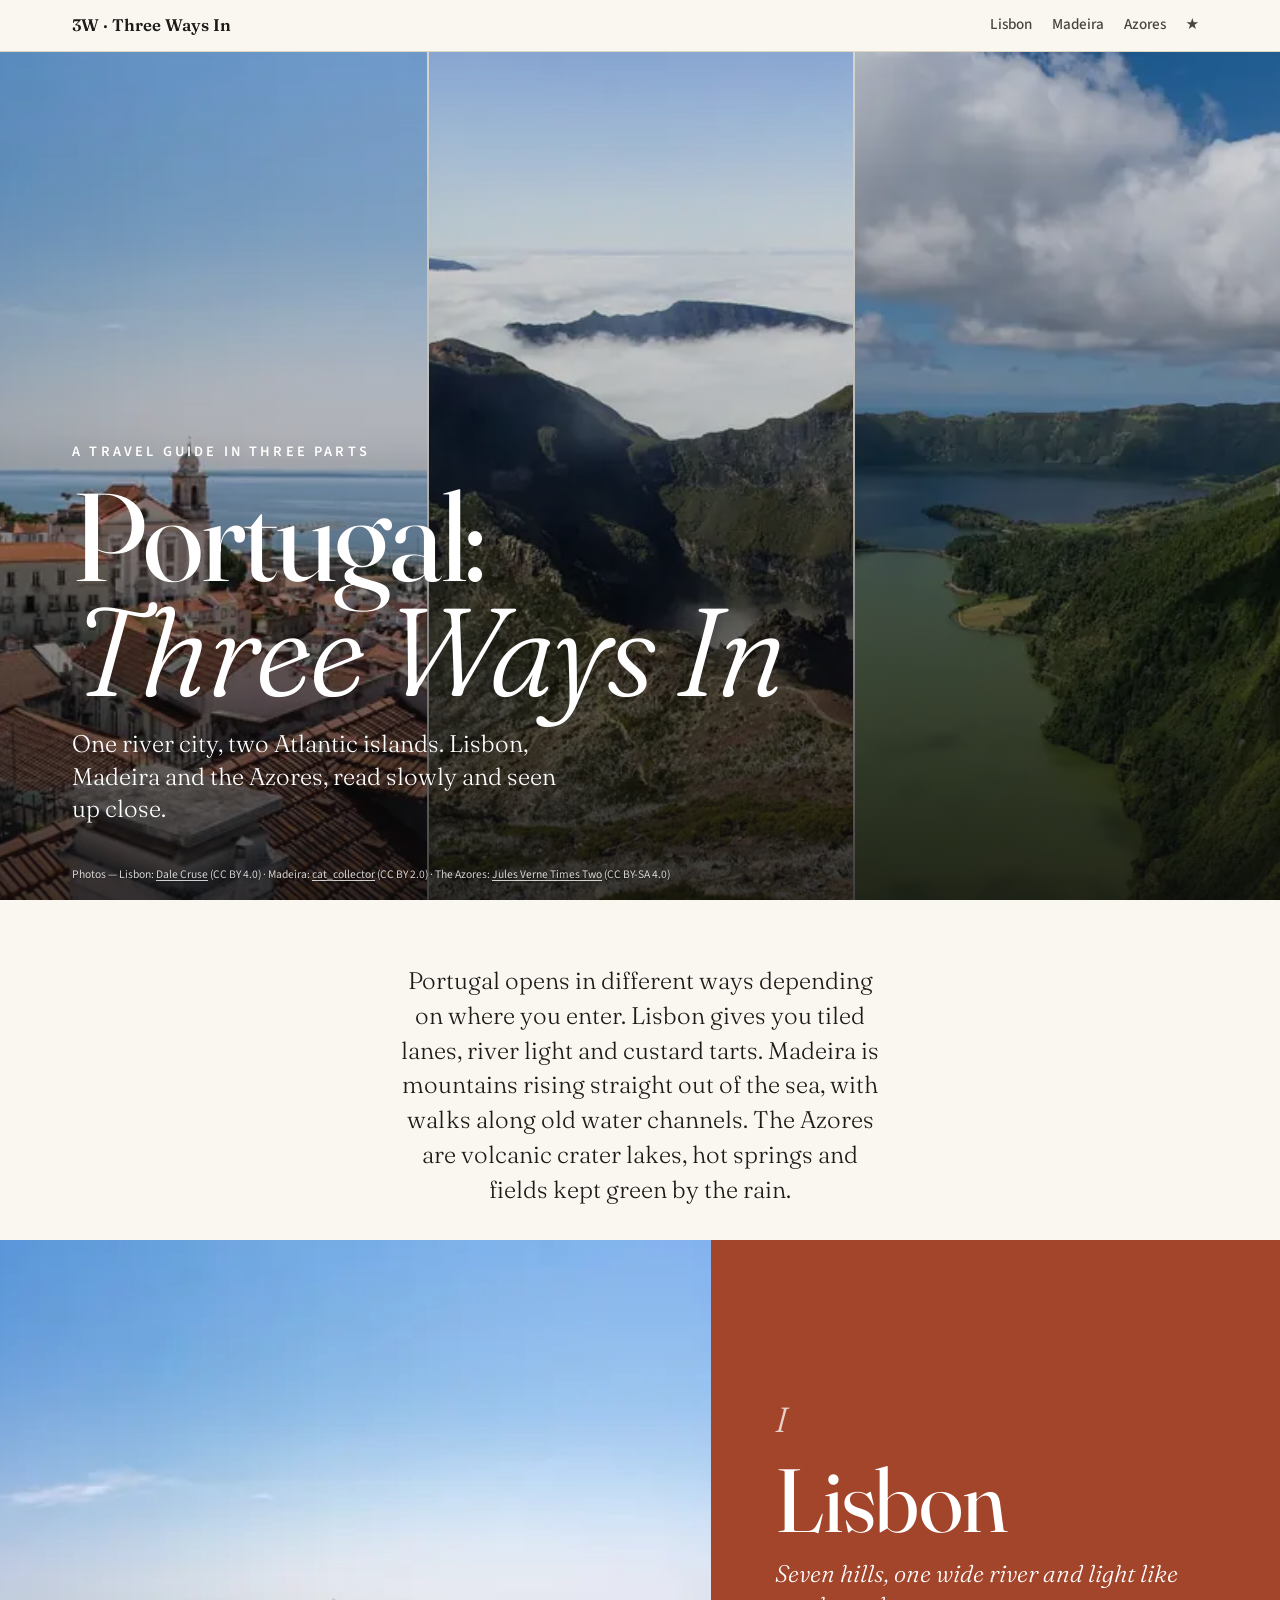
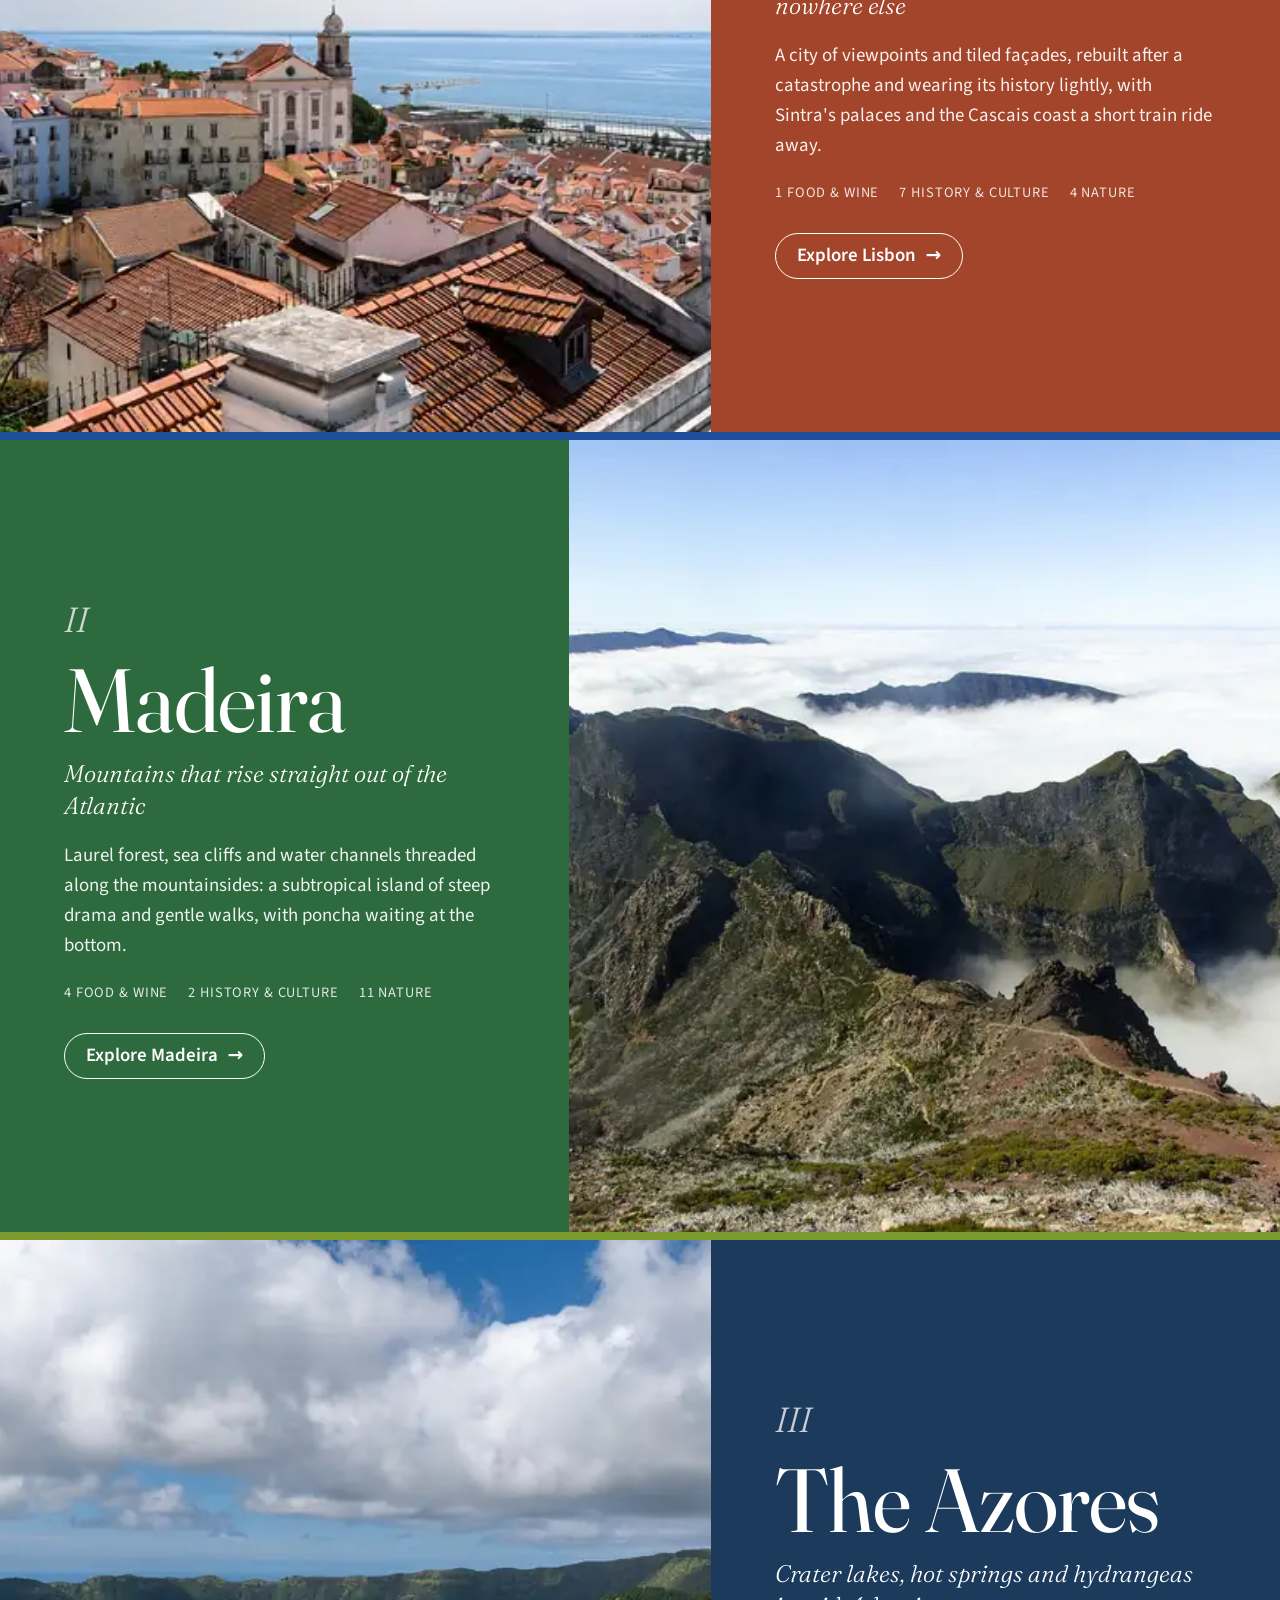
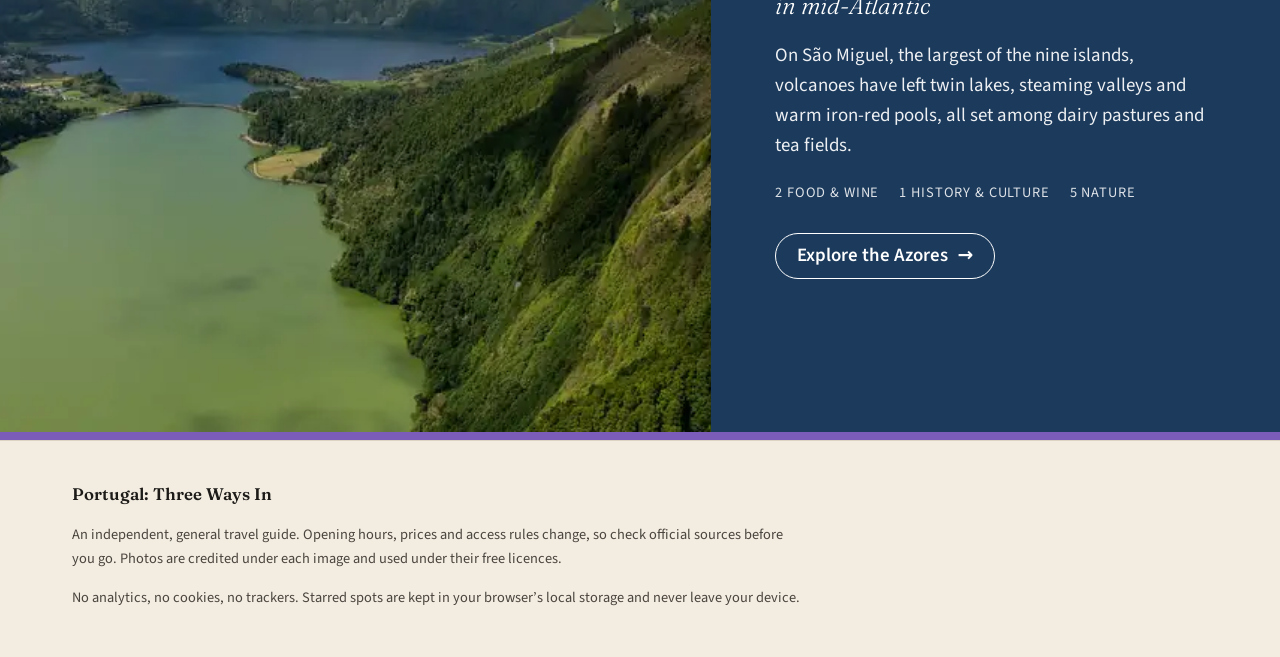
<file: index.html>
<!doctype html>
<html lang="en">
<head>
<meta charset="utf-8">
<meta name="viewport" content="width=device-width, initial-scale=1">
<title>Portugal: Three Ways In</title>
<meta name="description" content="A magazine-style guide to Lisbon, Madeira and the Azores: three very different ways into Portugal.">
<meta name="theme-color" content="#faf7f1">
<meta name="referrer" content="strict-origin-when-cross-origin">
<link rel="icon" href="images/favicon.svg" type="image/svg+xml">
<link rel="preload" href="fonts/fraunces-opsz.woff2" as="font" type="font/woff2" crossorigin>
<link rel="preload" href="fonts/source-sans-3.woff2" as="font" type="font/woff2" crossorigin>
<link rel="preload" href="data/places.json" as="fetch" crossorigin>
<link rel="stylesheet" href="css/style.css">
</head>
<body data-page="home">
<a class="skip-link" href="#main">Skip to content</a>
<header class="site-nav">
  <div class="site-nav__inner">
    <a class="site-nav__brand" href="./" aria-current="page">3W<span>&nbsp;· Three Ways In</span></a>
    <nav aria-label="Destinations"><ul class="site-nav__links"><li><a href="lisbon.html" data-nav="lisbon">Lisbon</a></li><li><a href="madeira.html" data-nav="madeira">Madeira</a></li><li><a href="azores.html" data-nav="azores">Azores</a></li><li><a href="shortlist.html" data-nav="shortlist"><span aria-hidden="true">★</span><span class="visually-hidden">My shortlist</span> <span class="shortlist-count" data-shortlist-count hidden>0</span></a></li></ul></nav>
  </div>
</header>
<main id="main" tabindex="-1">
  <p class="notice">Loading the guide…</p>
</main>
<noscript><p class="notice">This guide needs JavaScript to read its content from <code>data/places.json</code>.</p></noscript>
<footer class="site-footer">
  <div class="site-footer__inner">
    <p><strong>Portugal: Three Ways In</strong></p>
    <p>An independent, general travel guide. Opening hours, prices and access rules change, so check official sources before you go. Photos are credited under each image and used under their free licences.</p>
    <p>No analytics, no cookies, no trackers. Starred spots are kept in your browser’s local storage and never leave your device.</p>
  </div>
</footer>
<script src="js/app.js" defer></script>
</body>
</html>
</file>
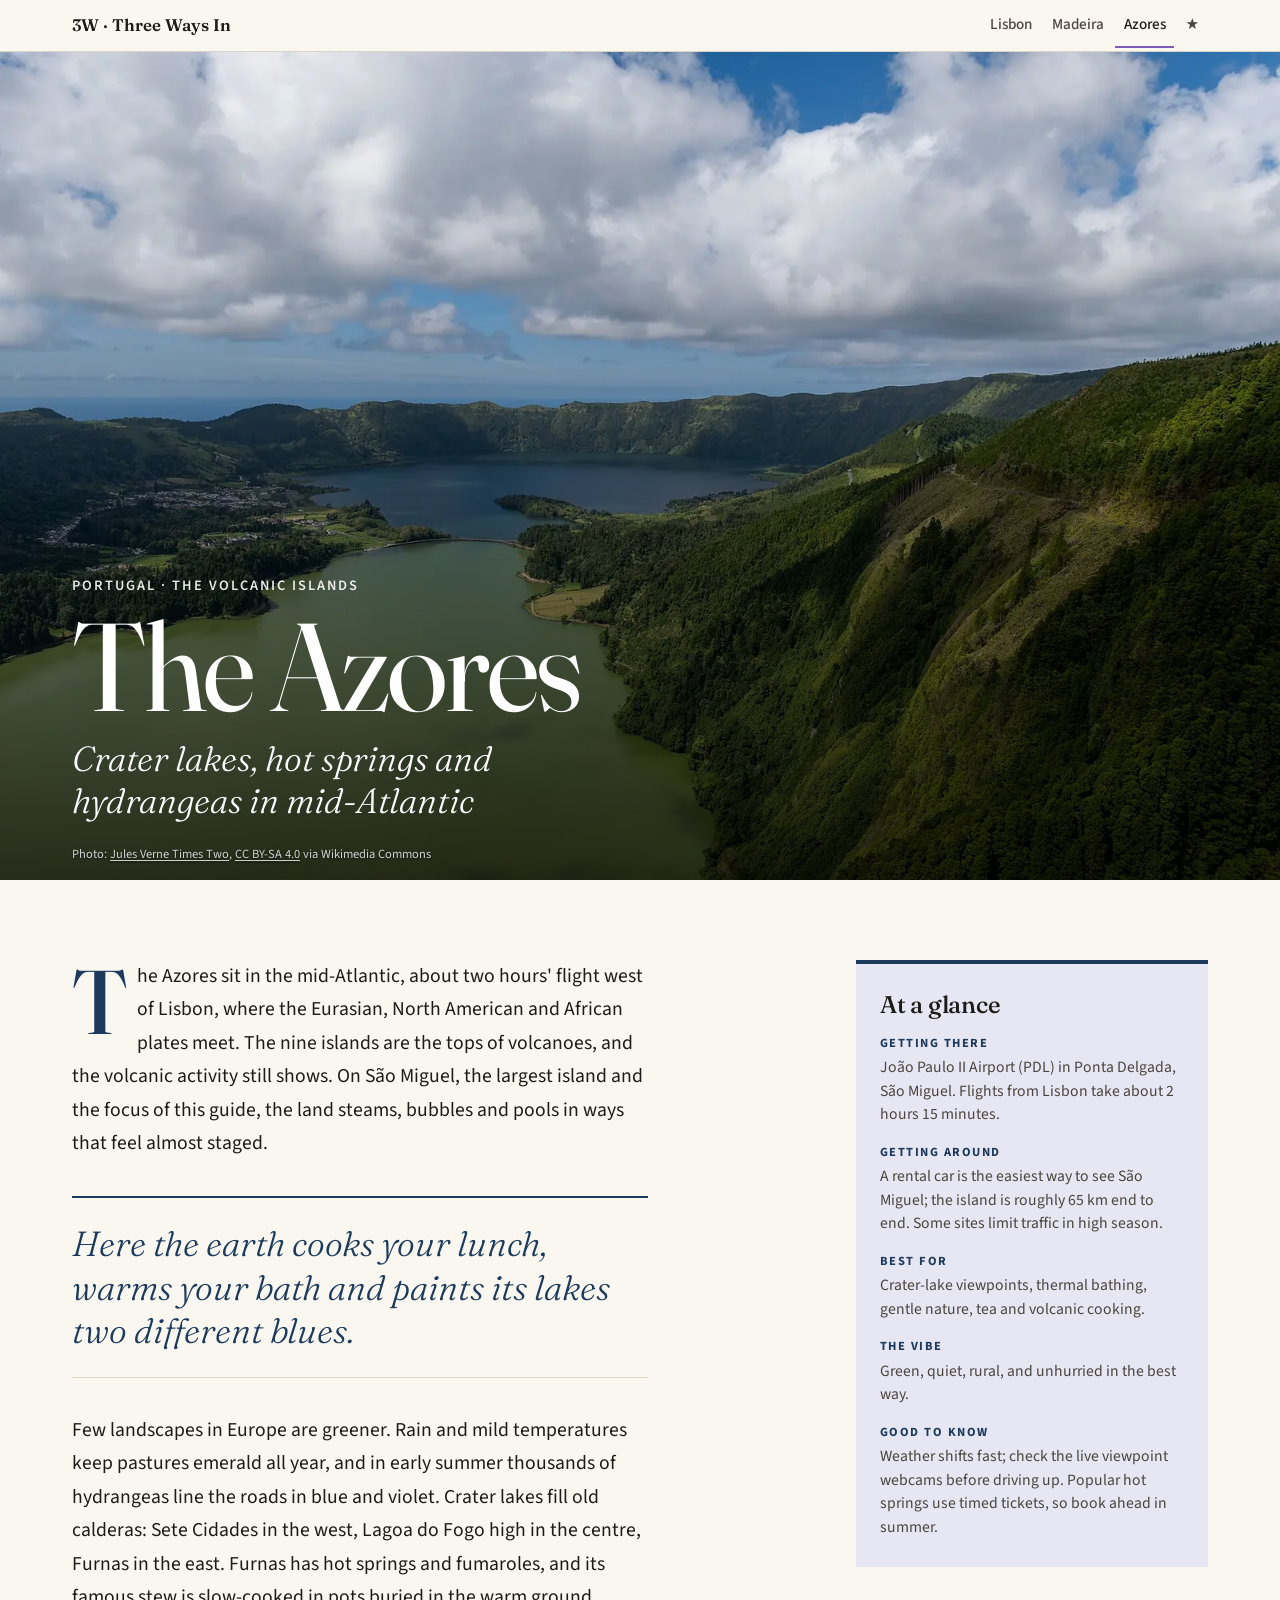
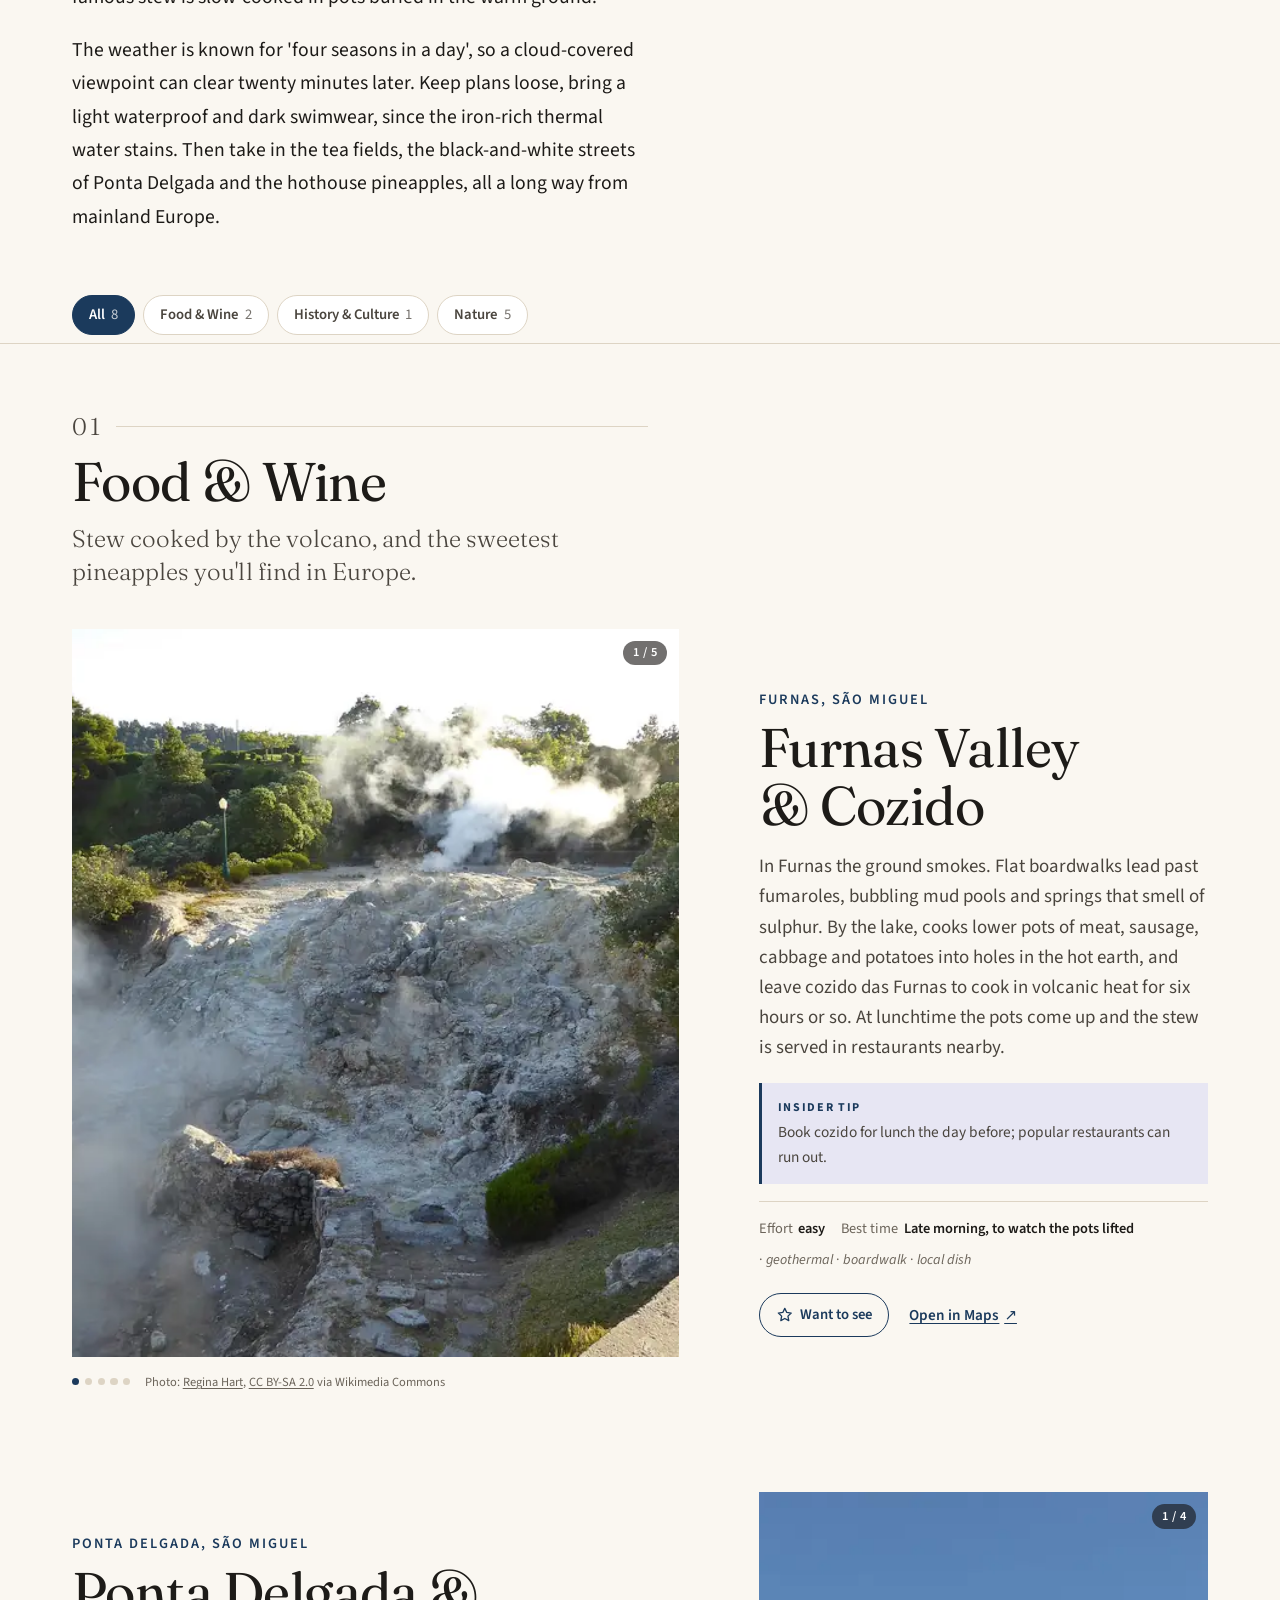
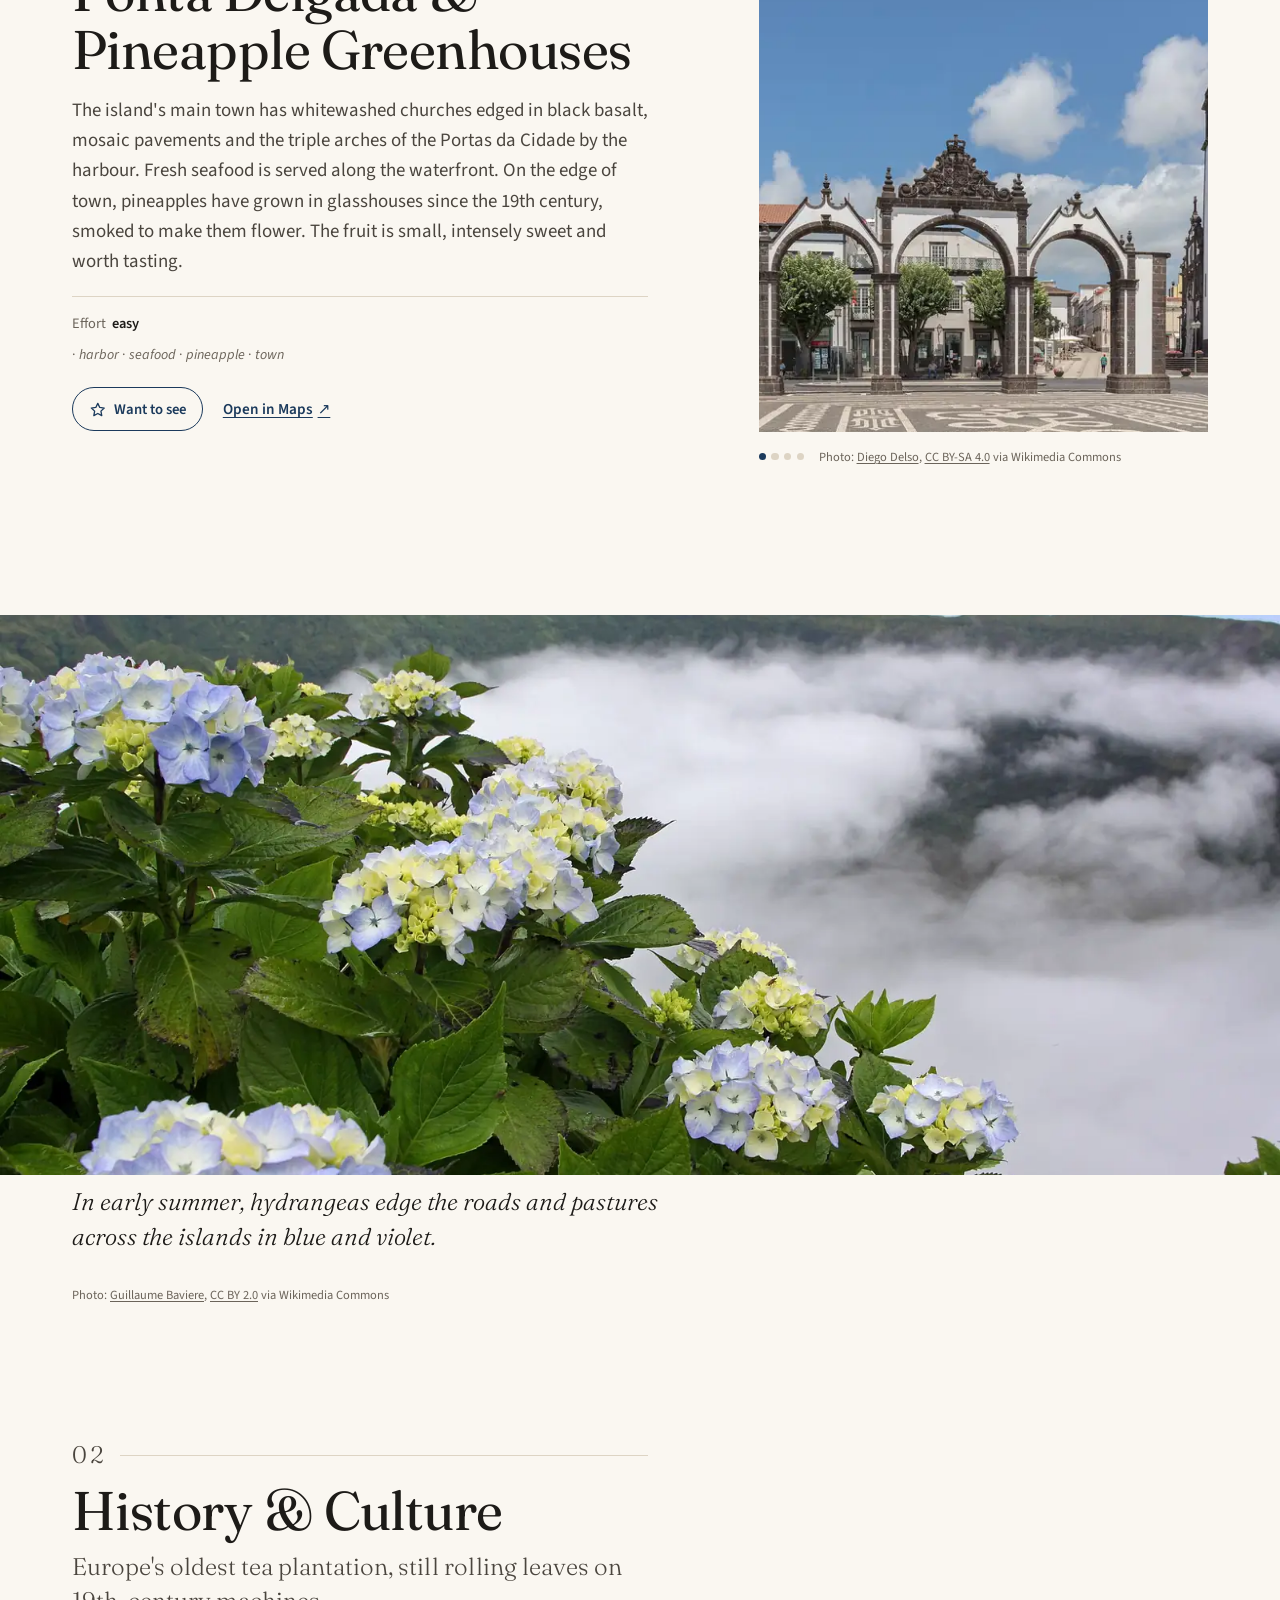
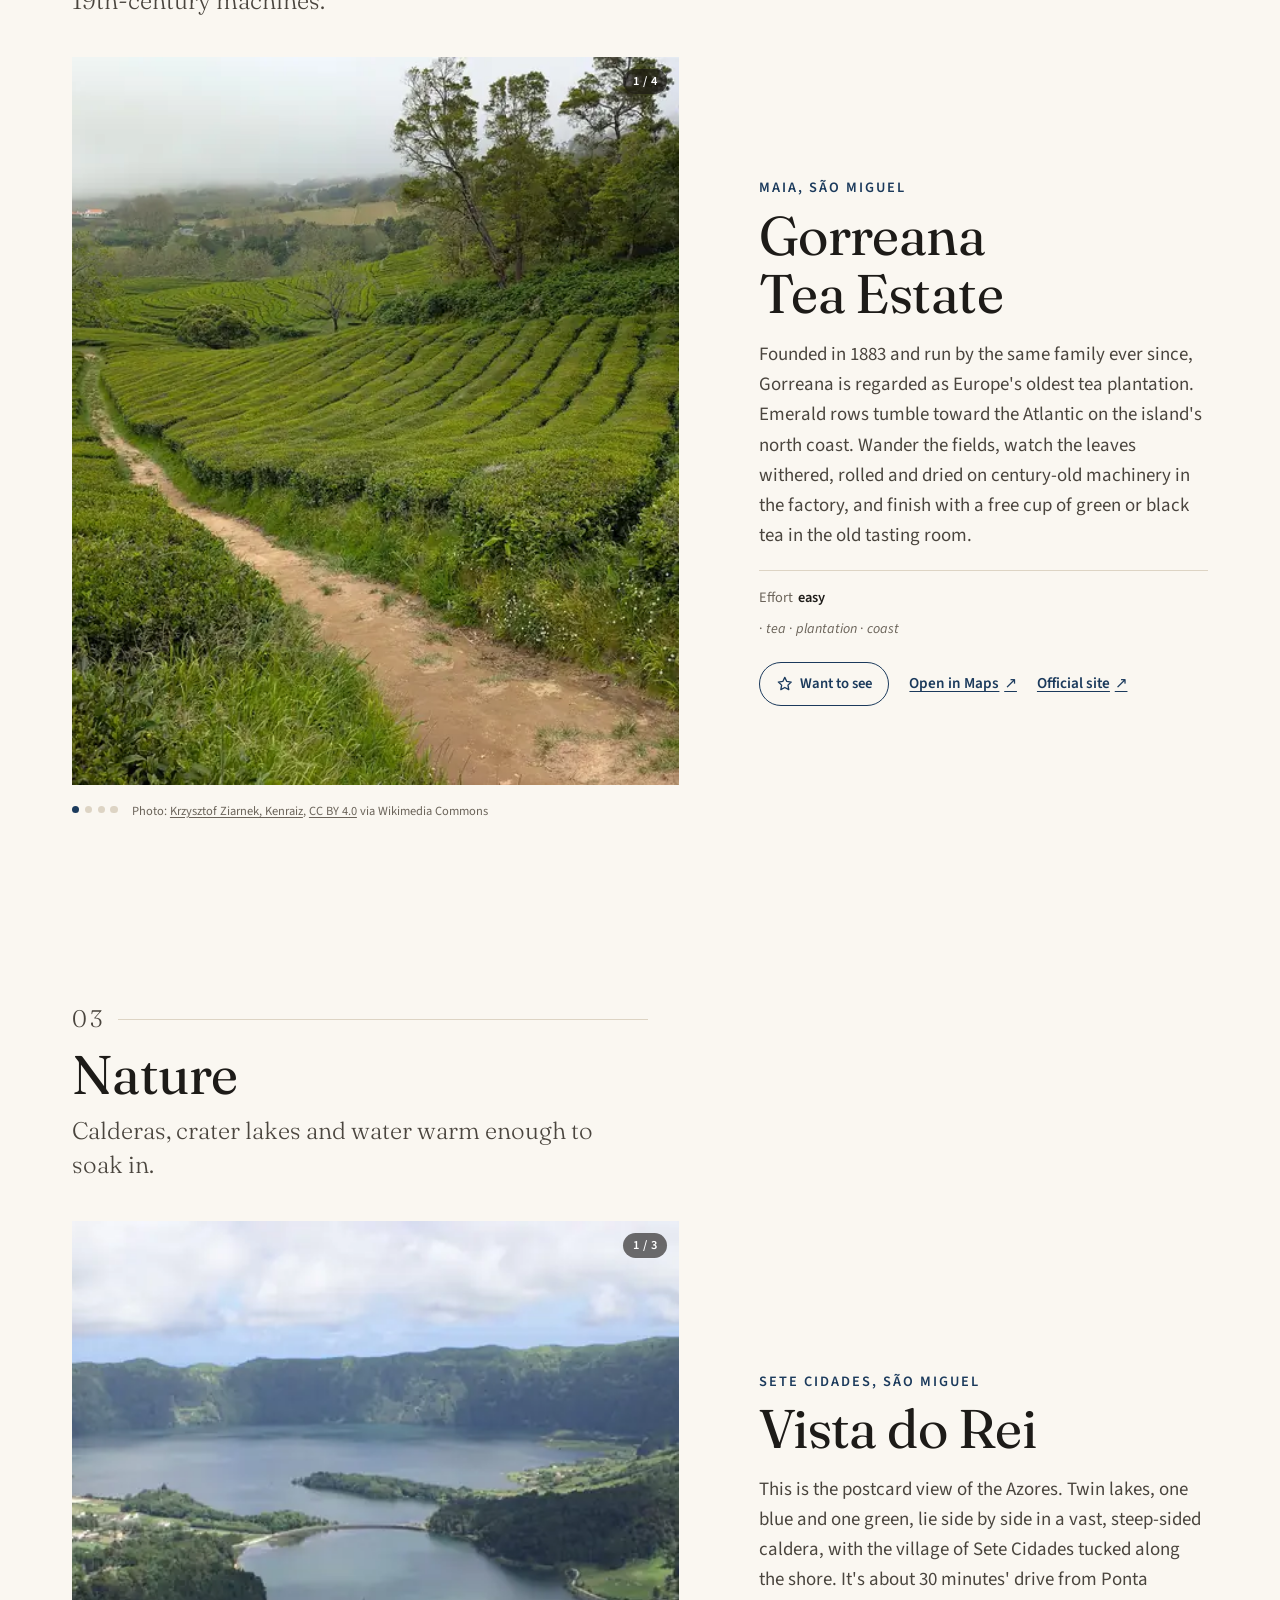
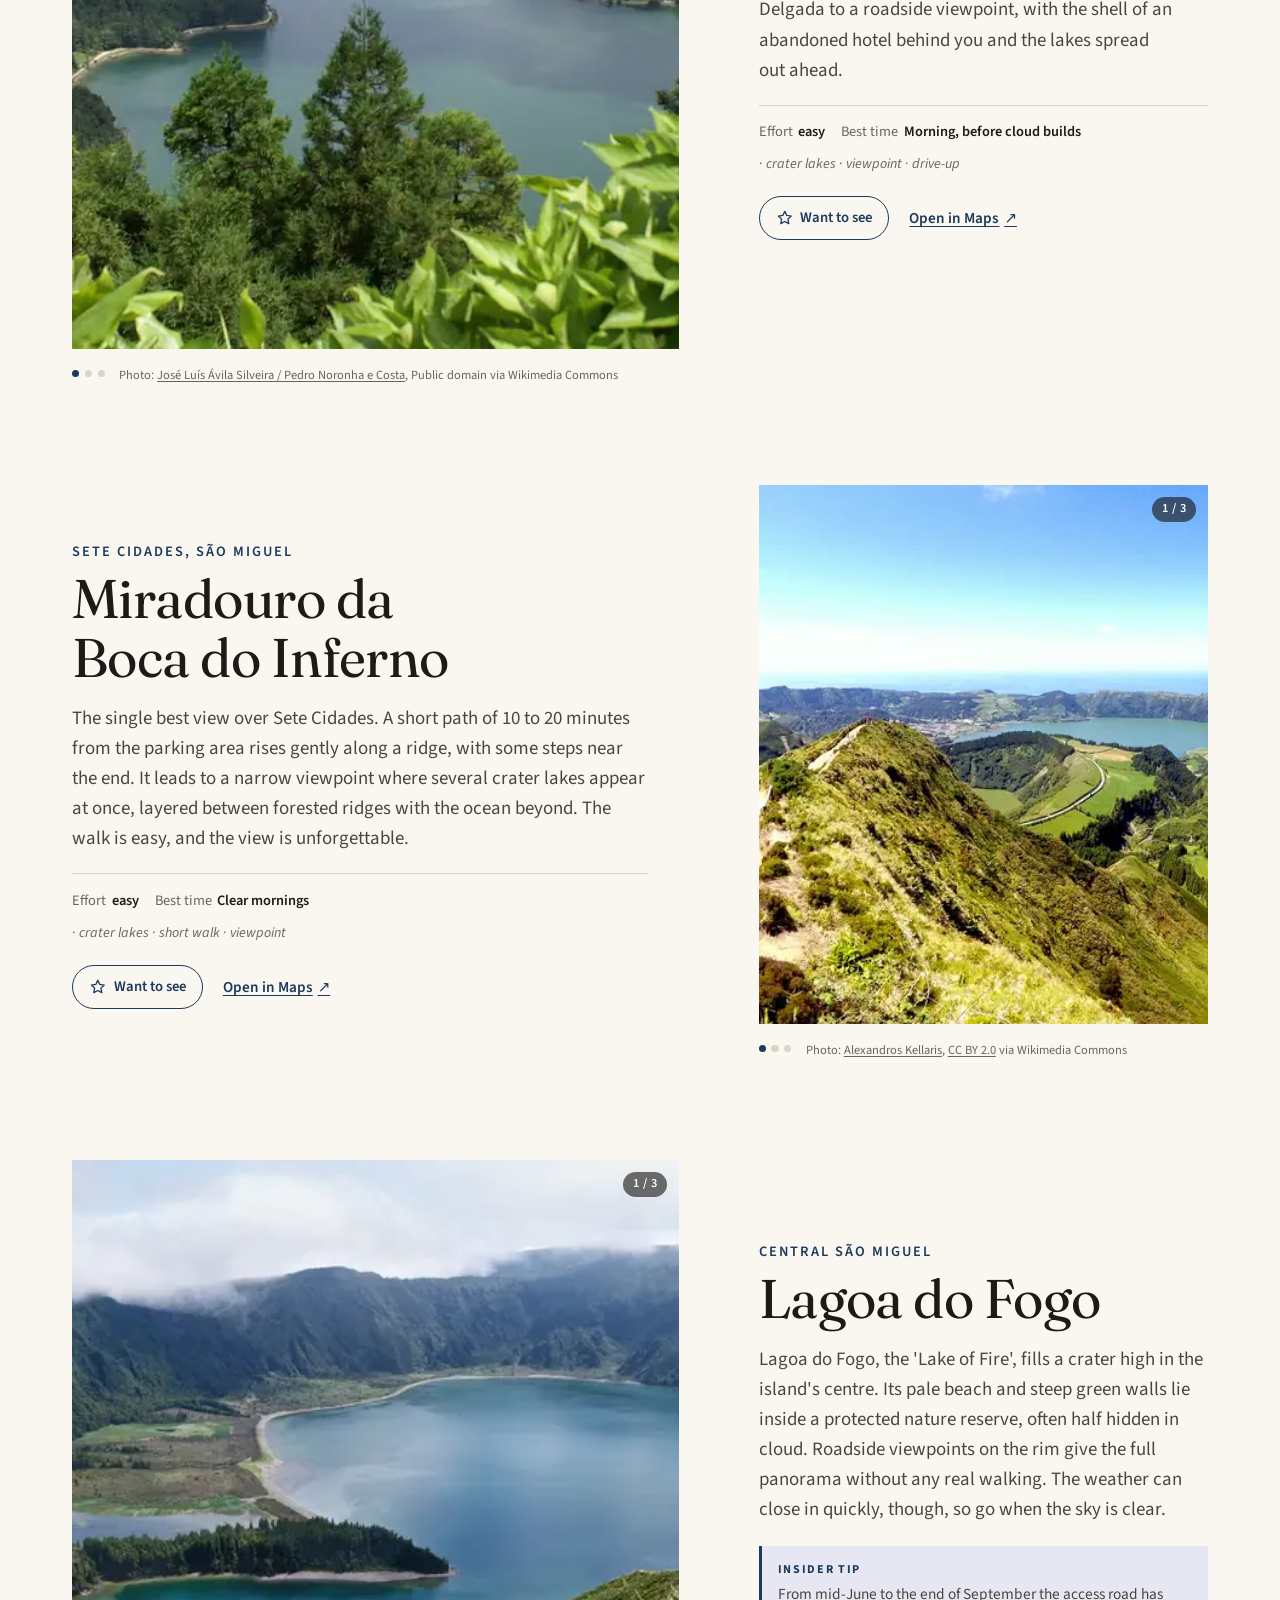
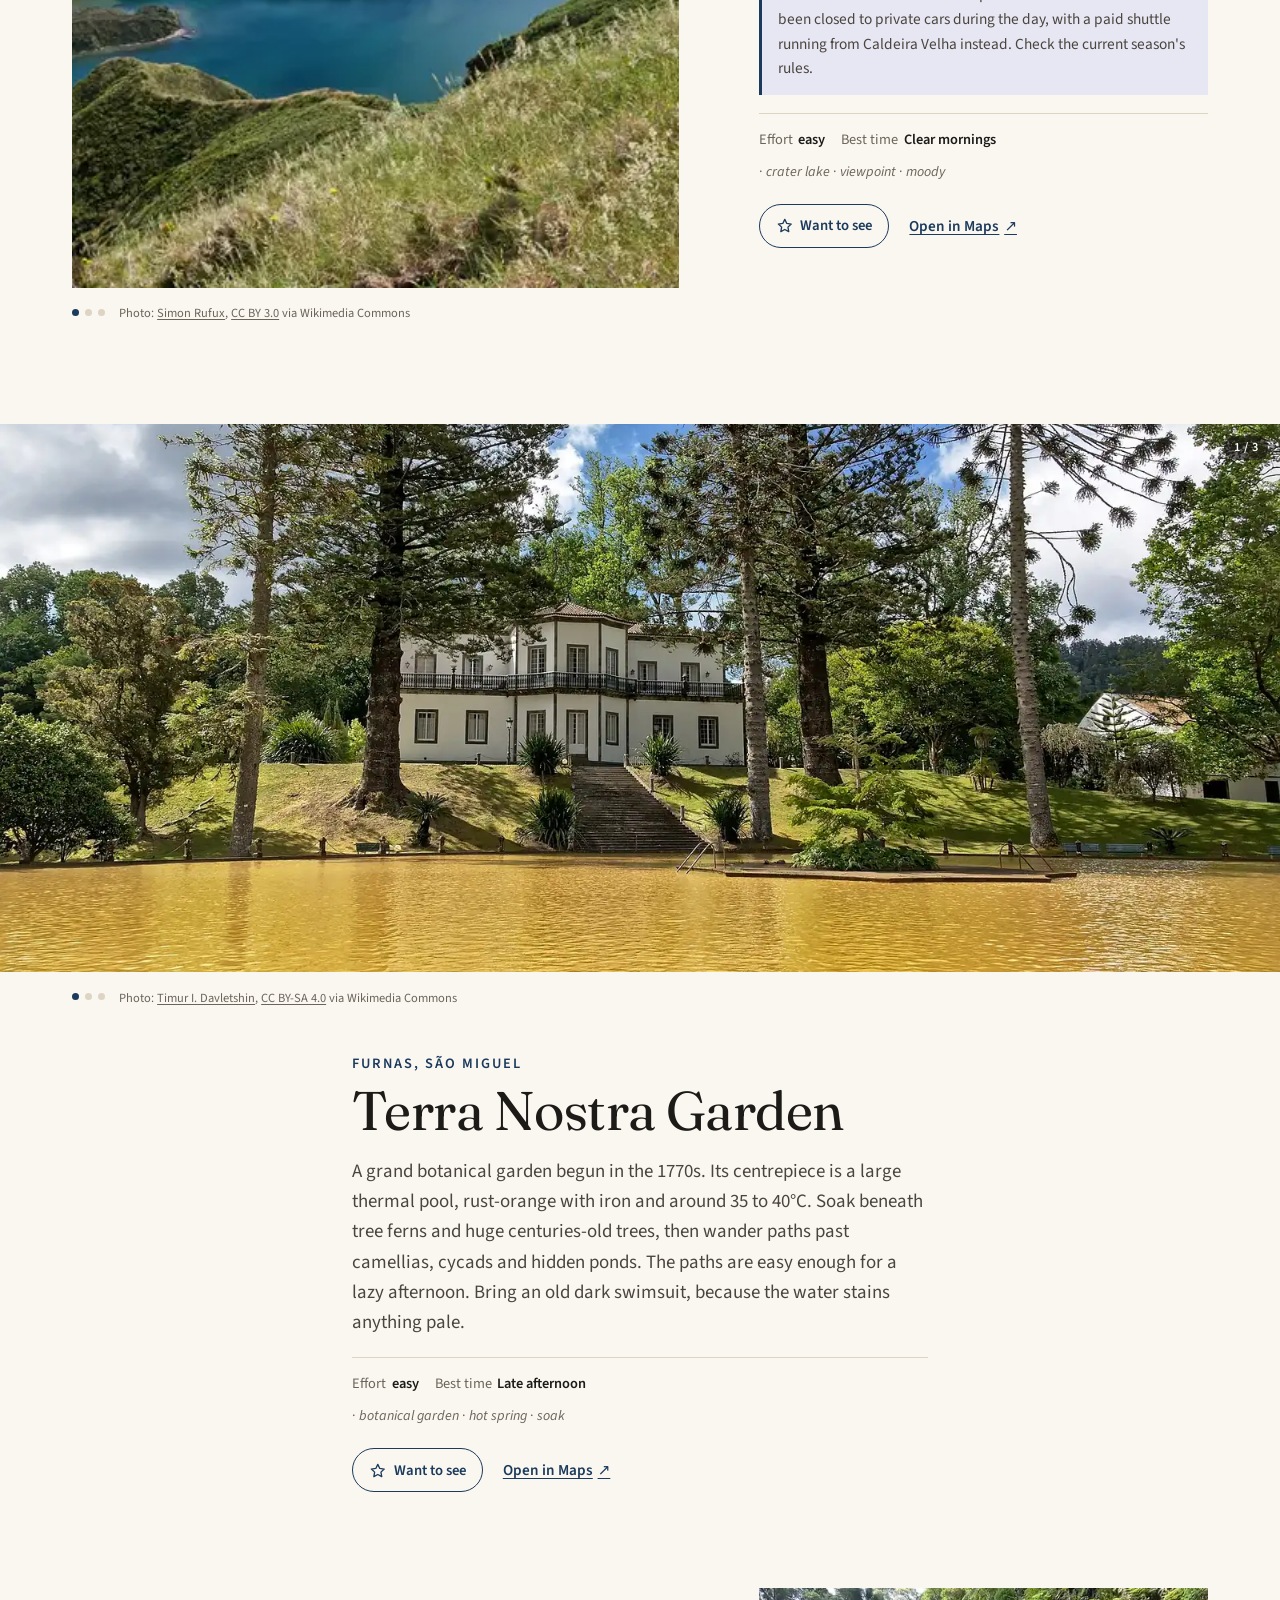
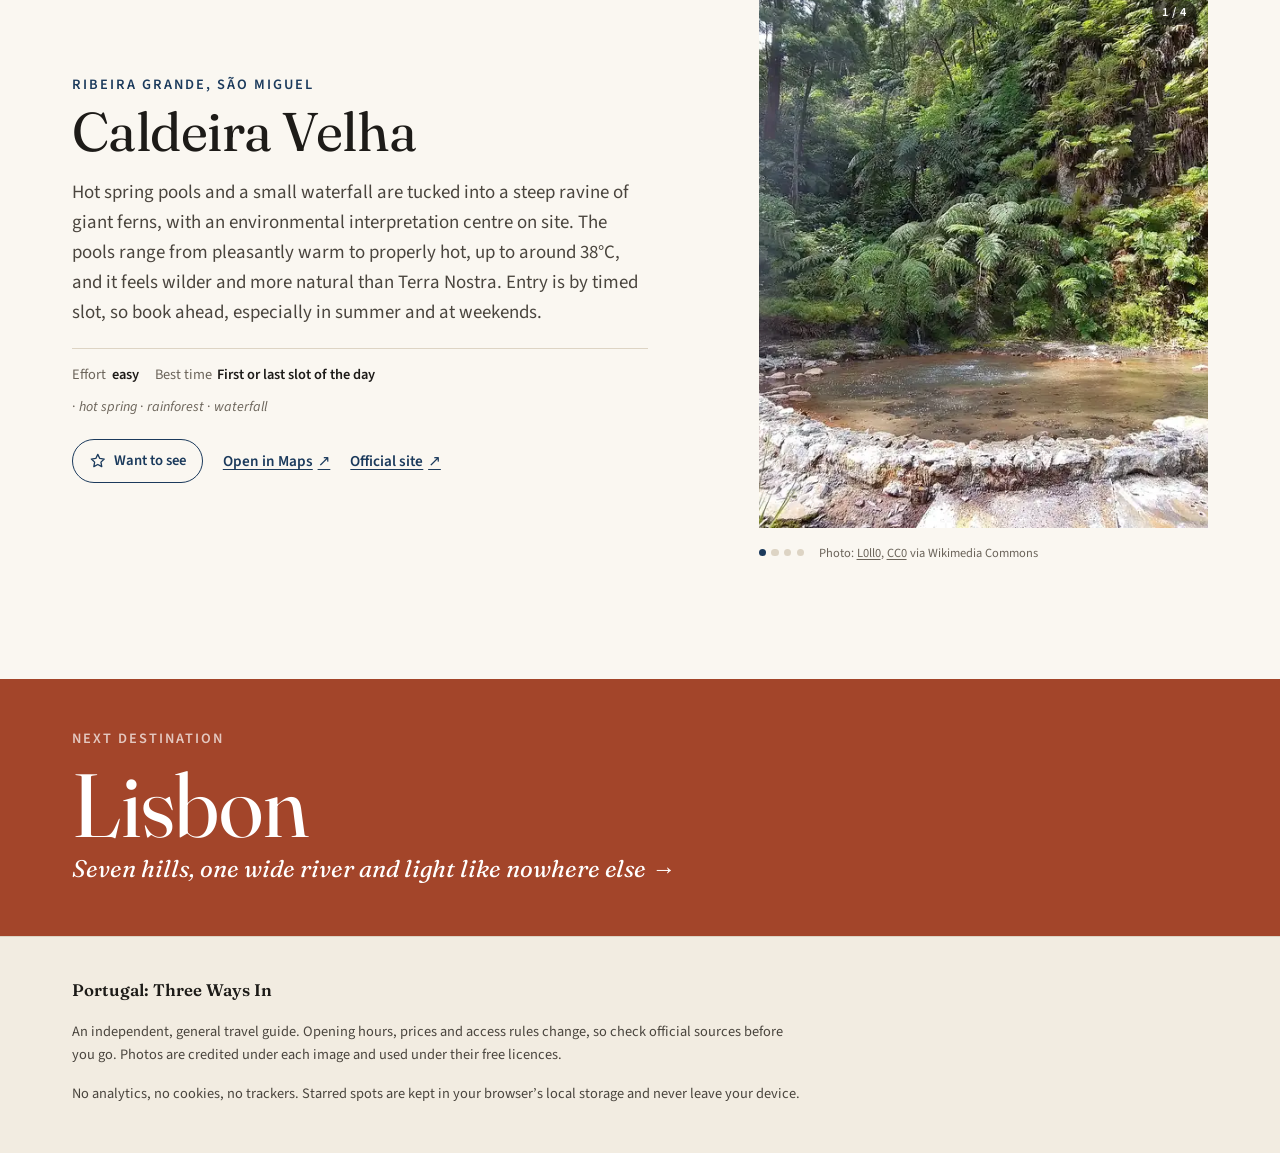
<file: azores.html>
<!doctype html>
<html lang="en">
<head>
<meta charset="utf-8">
<meta name="viewport" content="width=device-width, initial-scale=1">
<title>The Azores — Portugal: Three Ways In</title>
<meta name="description" content="São Miguel in the Azores: crater lakes, hot springs, tea fields and volcanic cooking.">
<meta name="theme-color" content="#1b3a5c">
<meta name="referrer" content="strict-origin-when-cross-origin">
<link rel="icon" href="images/favicon.svg" type="image/svg+xml">
<link rel="preload" href="fonts/fraunces-opsz.woff2" as="font" type="font/woff2" crossorigin>
<link rel="preload" href="fonts/source-sans-3.woff2" as="font" type="font/woff2" crossorigin>
<link rel="preload" href="data/places.json" as="fetch" crossorigin>
<link rel="stylesheet" href="css/style.css">
</head>
<body data-page="region" data-region="azores">
<a class="skip-link" href="#main">Skip to content</a>
<header class="site-nav">
  <div class="site-nav__inner">
    <a class="site-nav__brand" href="./">3W<span>&nbsp;· Three Ways In</span></a>
    <nav aria-label="Destinations"><ul class="site-nav__links"><li><a href="lisbon.html" data-nav="lisbon">Lisbon</a></li><li><a href="madeira.html" data-nav="madeira">Madeira</a></li><li><a href="azores.html" data-nav="azores" aria-current="page">Azores</a></li><li><a href="shortlist.html" data-nav="shortlist"><span aria-hidden="true">★</span><span class="visually-hidden">My shortlist</span> <span class="shortlist-count" data-shortlist-count hidden>0</span></a></li></ul></nav>
  </div>
</header>
<main id="main" tabindex="-1">
  <p class="notice">Loading the guide…</p>
</main>
<noscript><p class="notice">This guide needs JavaScript to read its content from <code>data/places.json</code>.</p></noscript>
<footer class="site-footer">
  <div class="site-footer__inner">
    <p><strong>Portugal: Three Ways In</strong></p>
    <p>An independent, general travel guide. Opening hours, prices and access rules change, so check official sources before you go. Photos are credited under each image and used under their free licences.</p>
    <p>No analytics, no cookies, no trackers. Starred spots are kept in your browser’s local storage and never leave your device.</p>
  </div>
</footer>
<script src="js/app.js" defer></script>
</body>
</html>
</file>
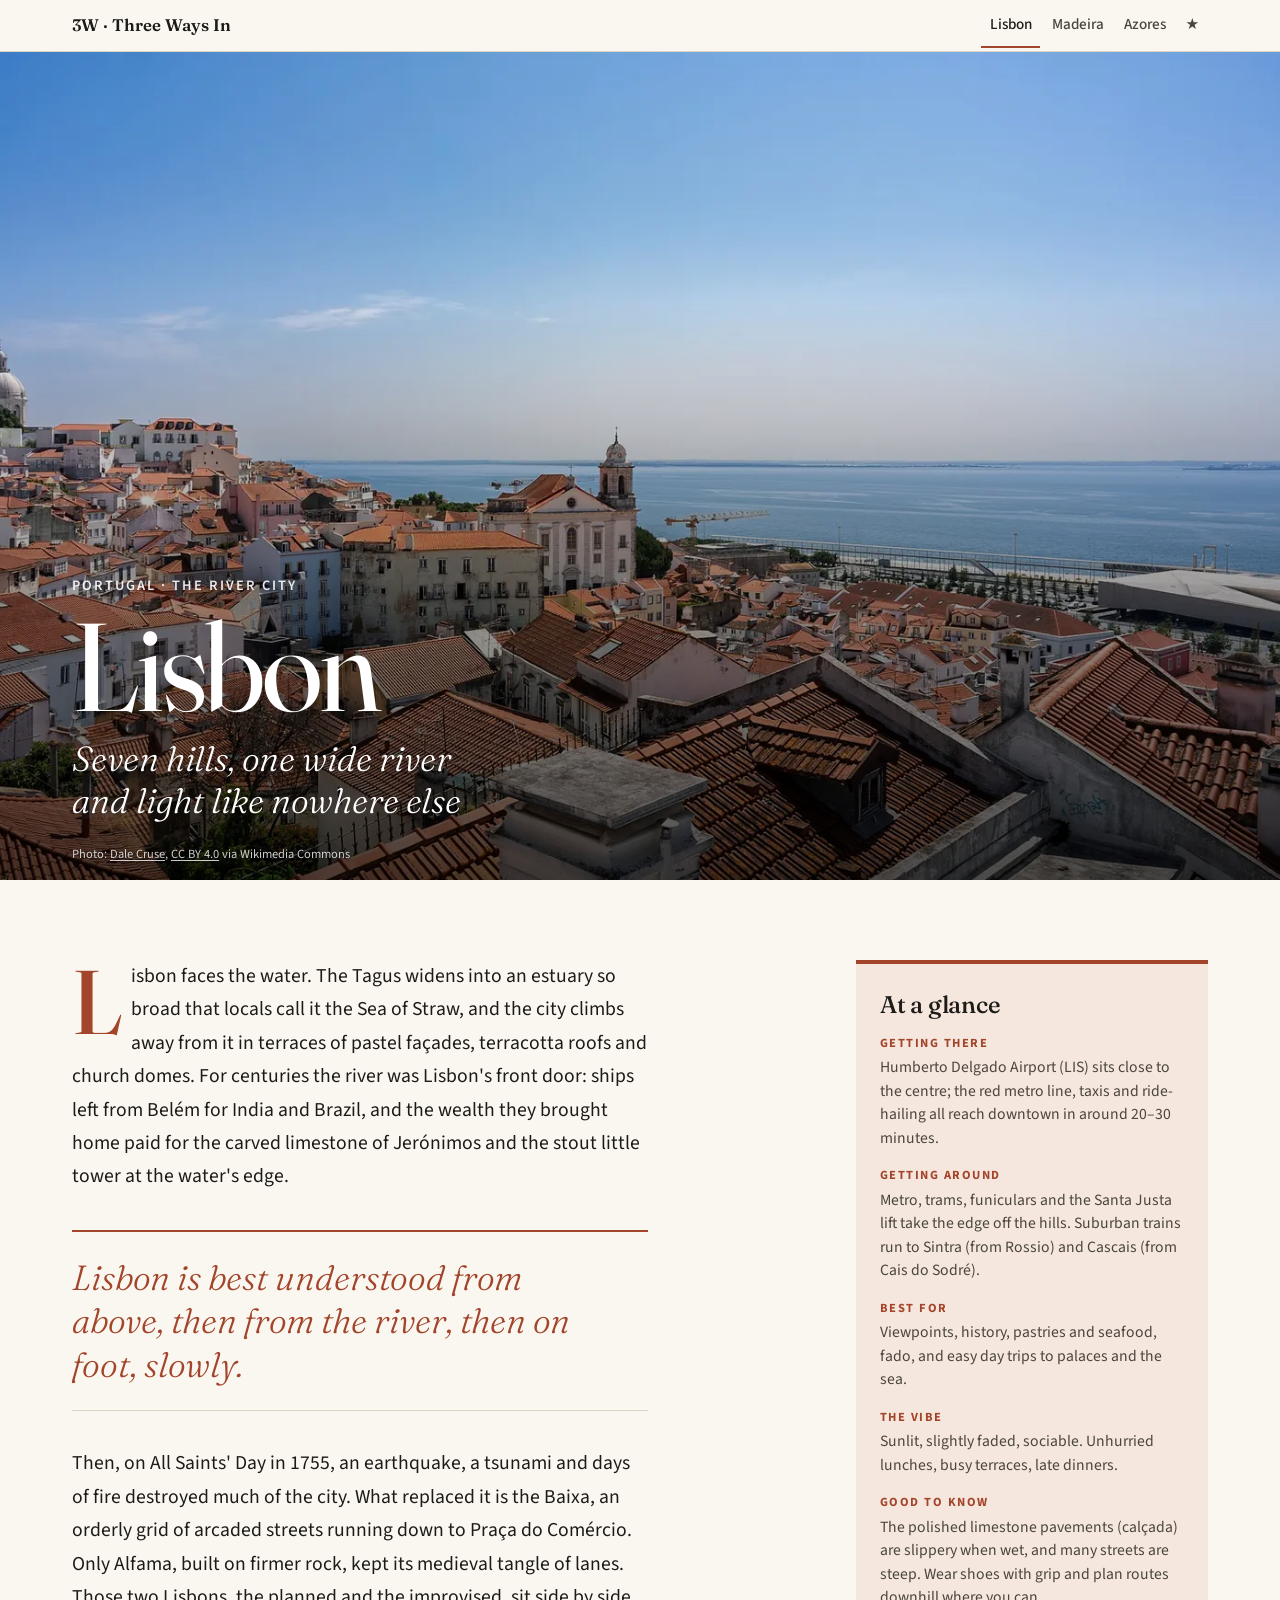
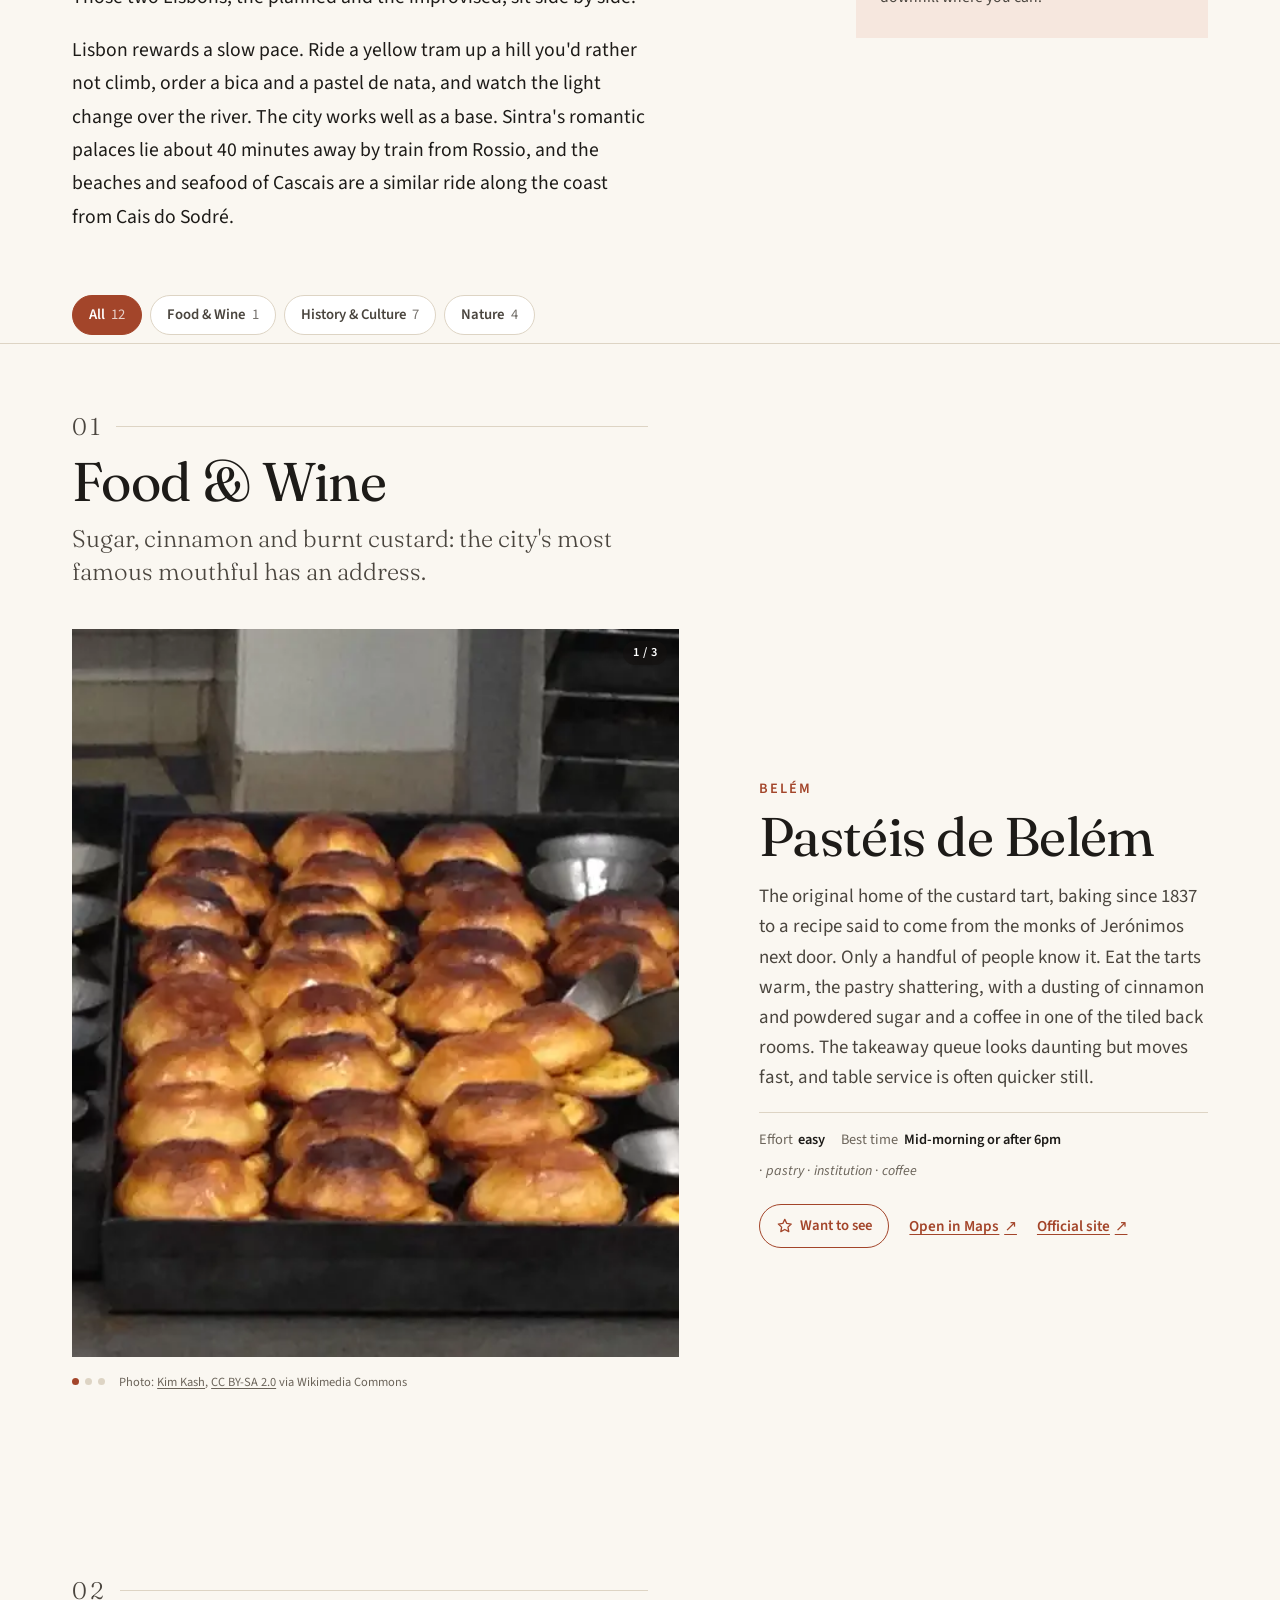
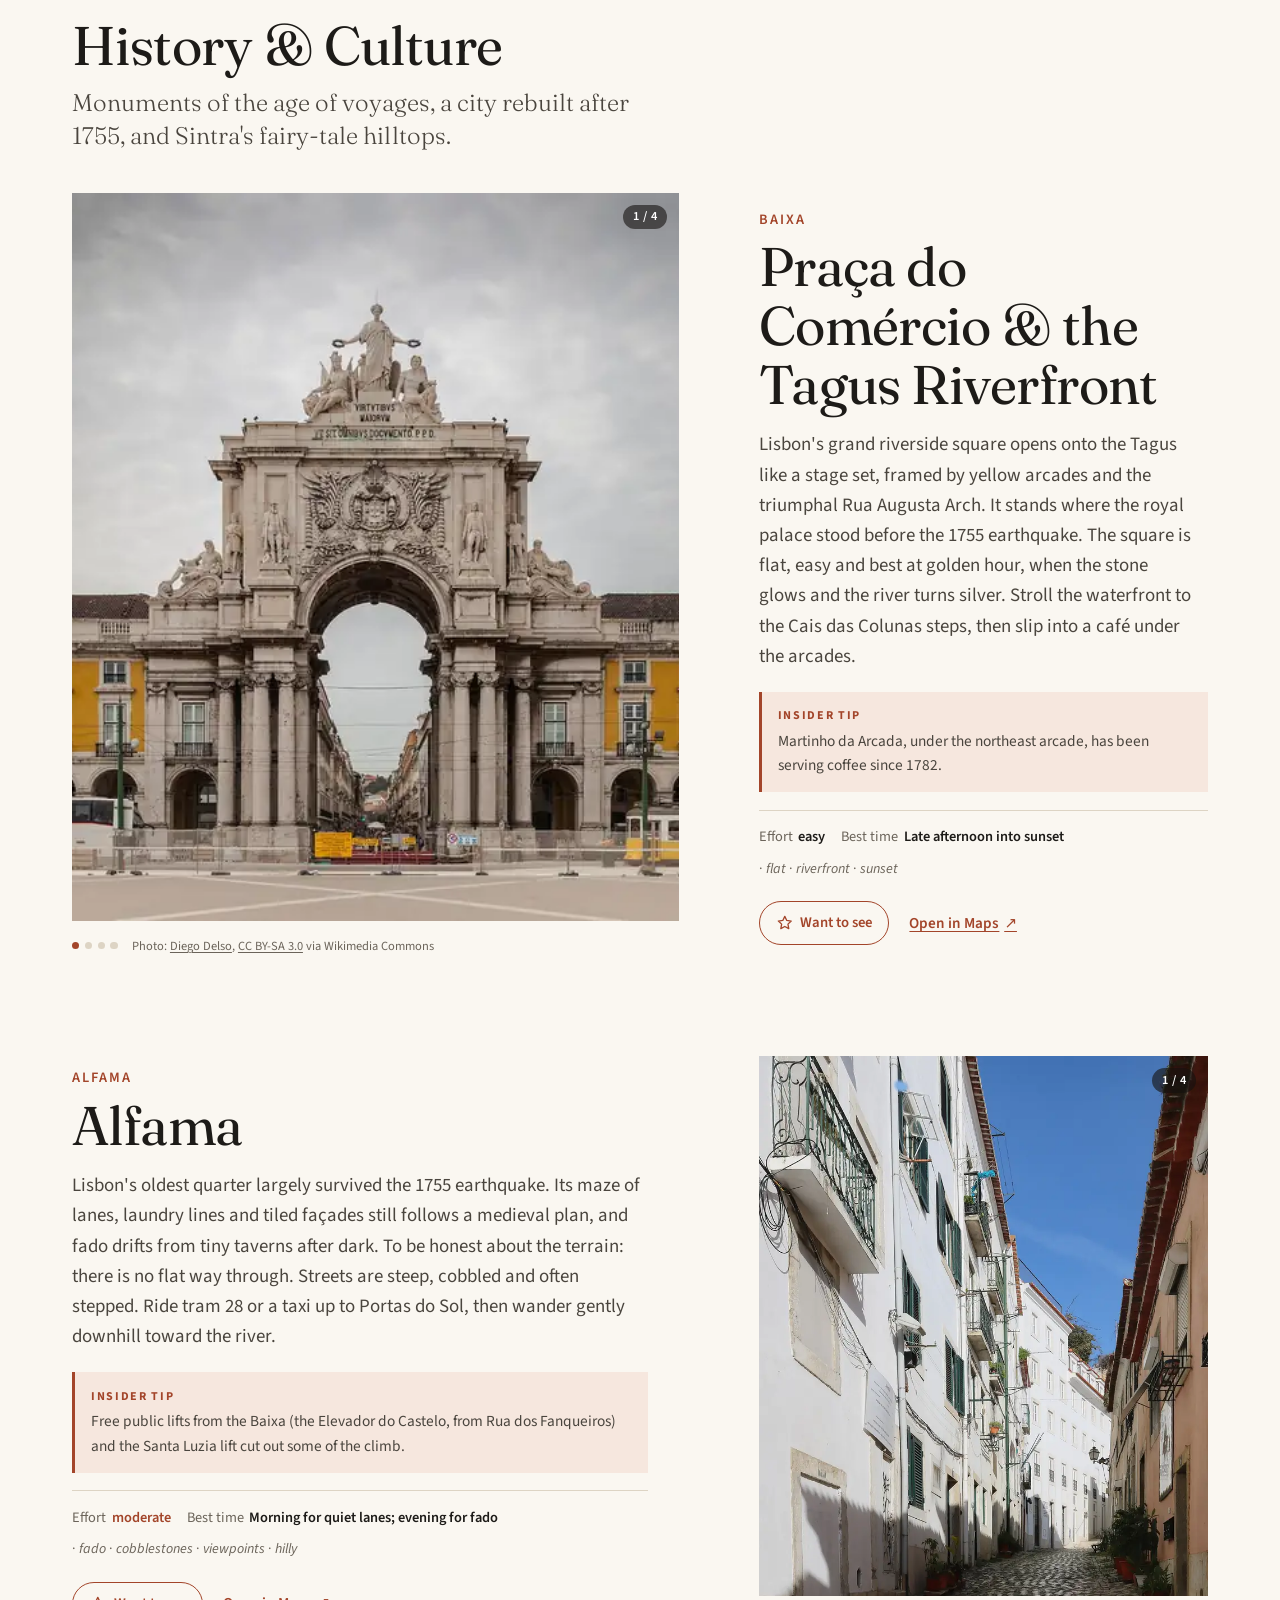
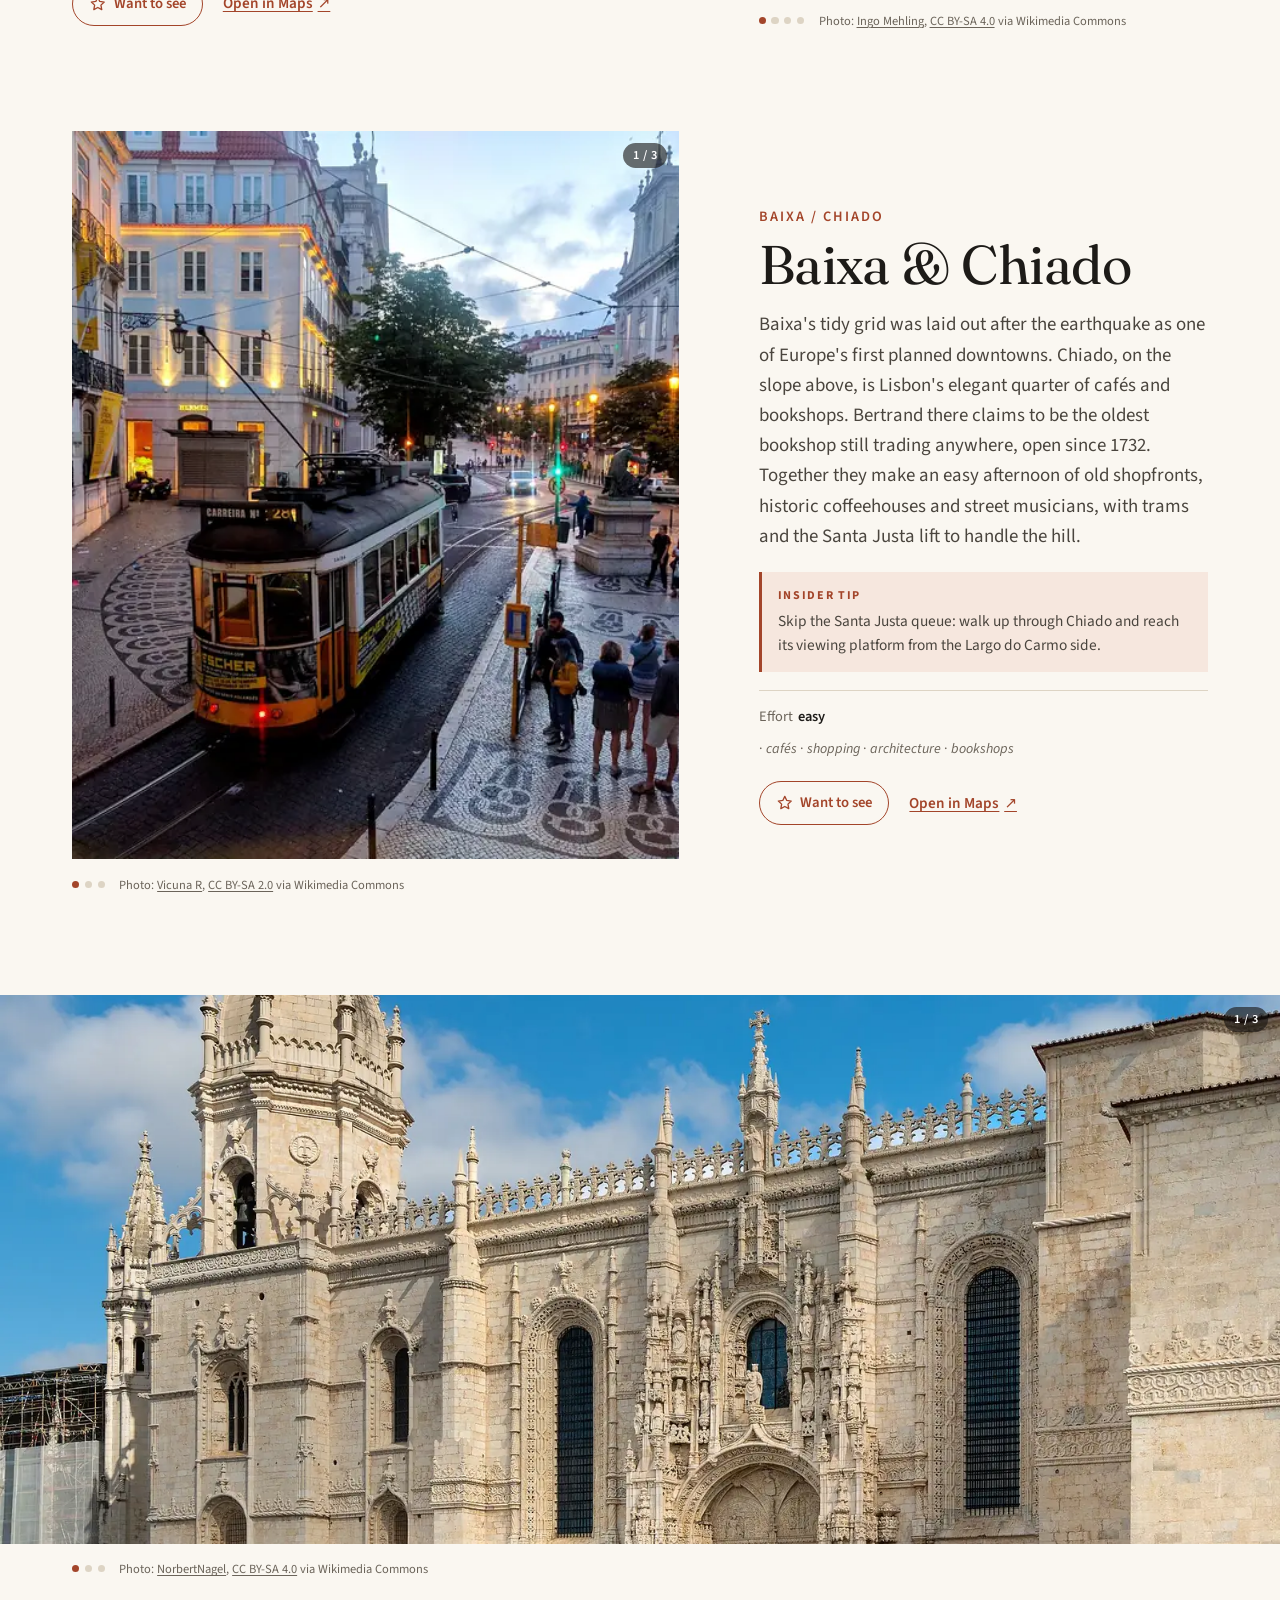
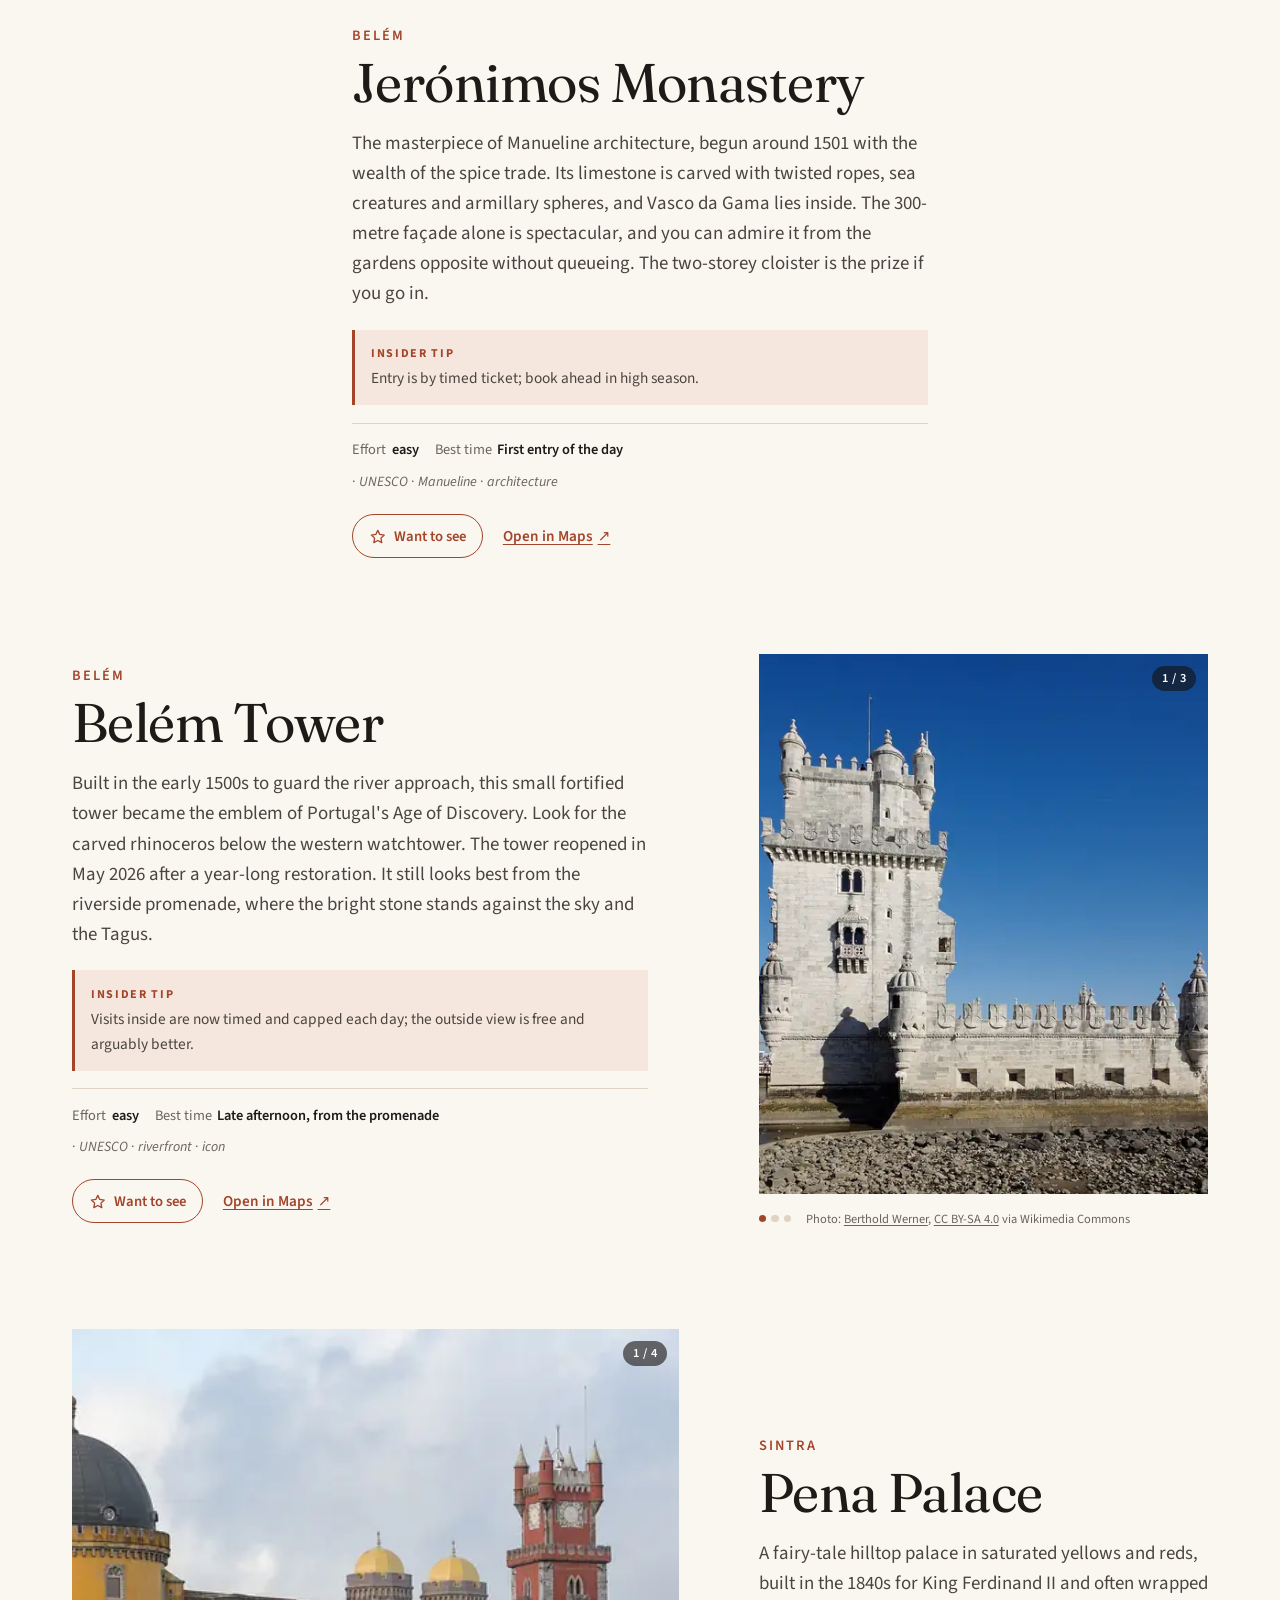
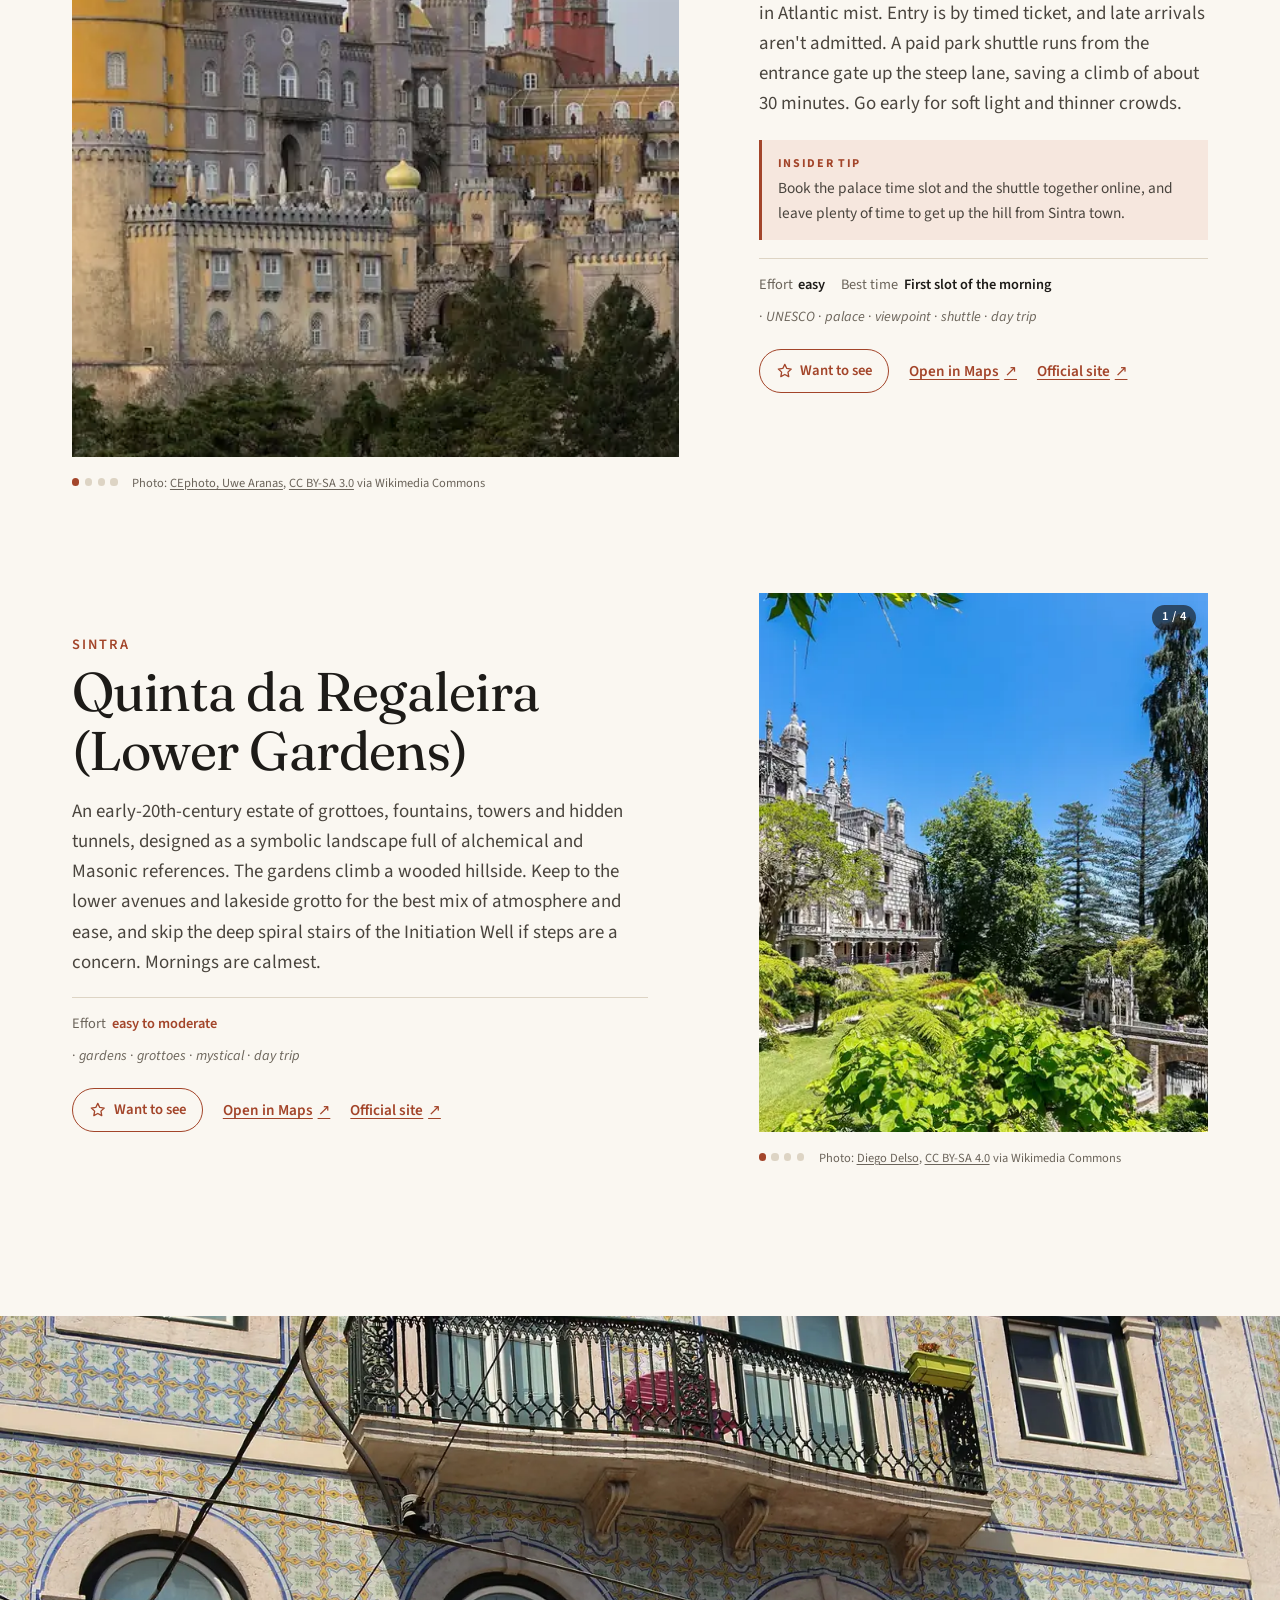
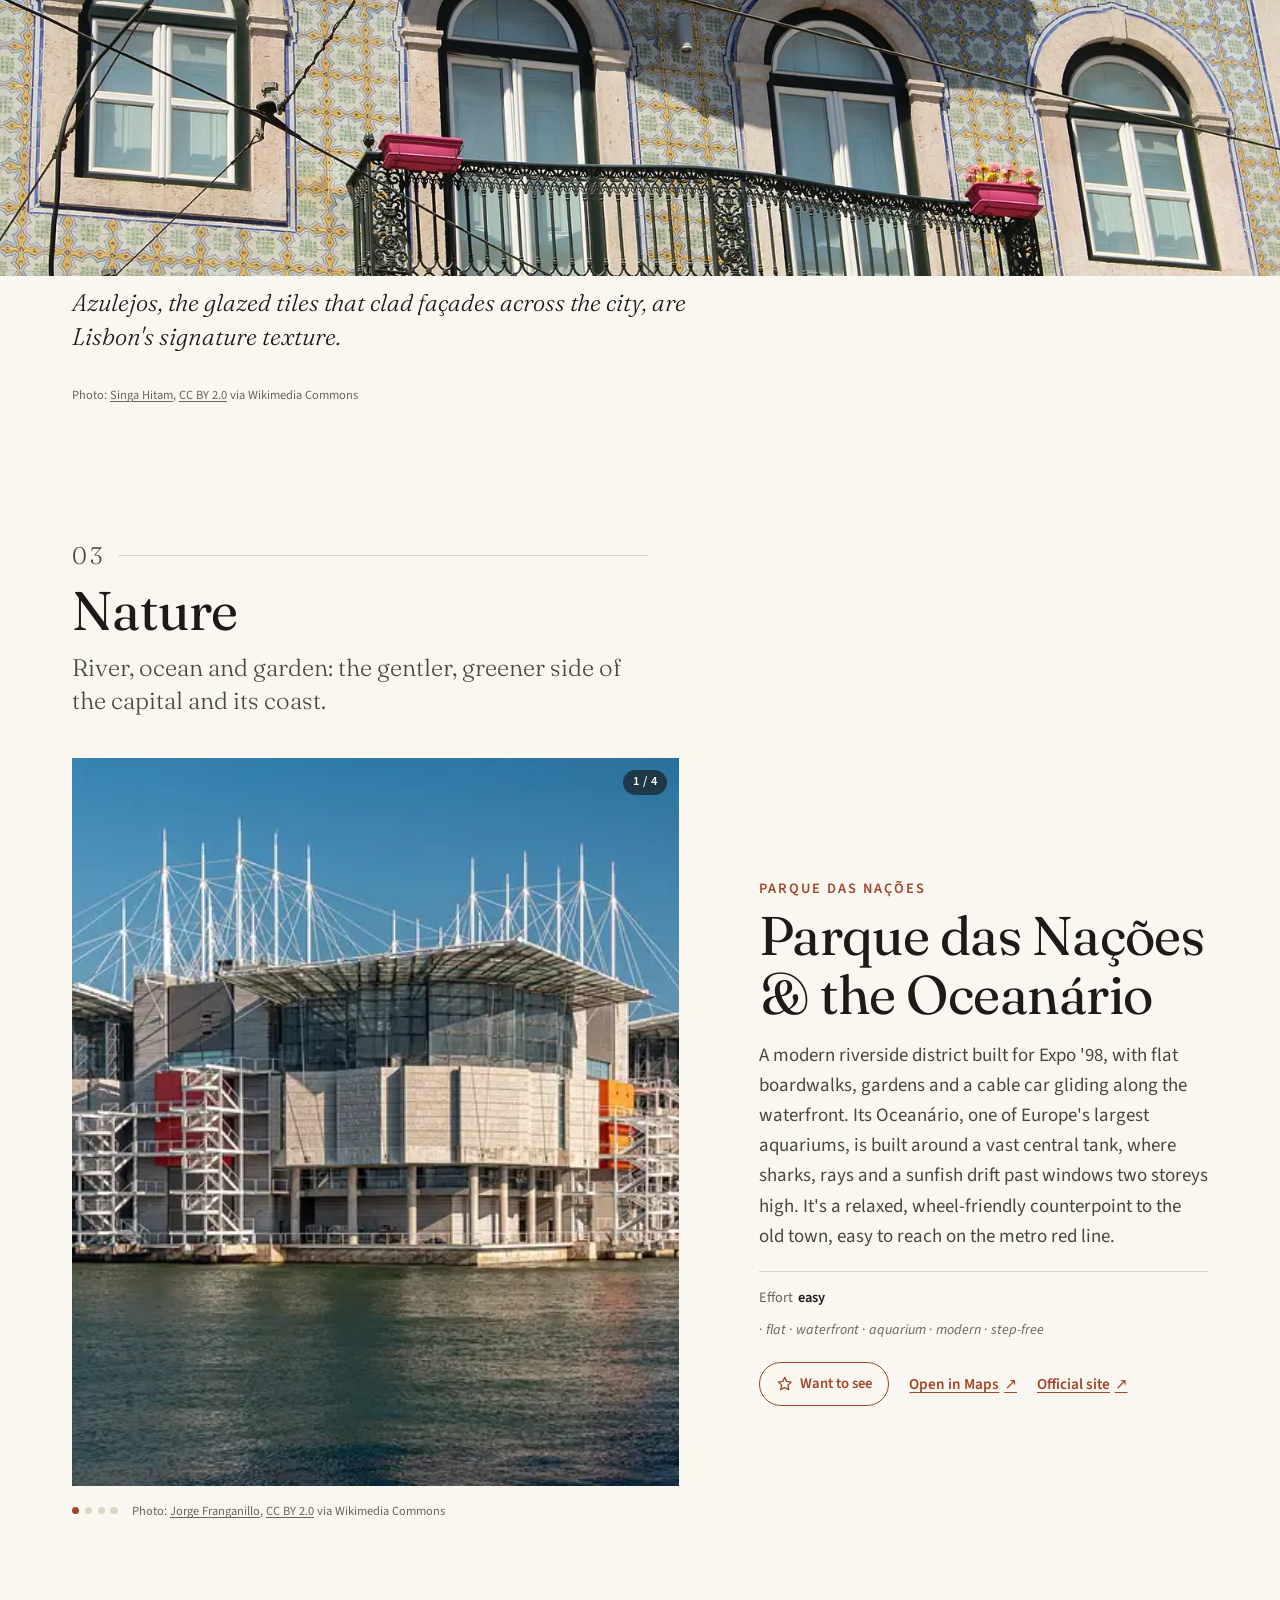
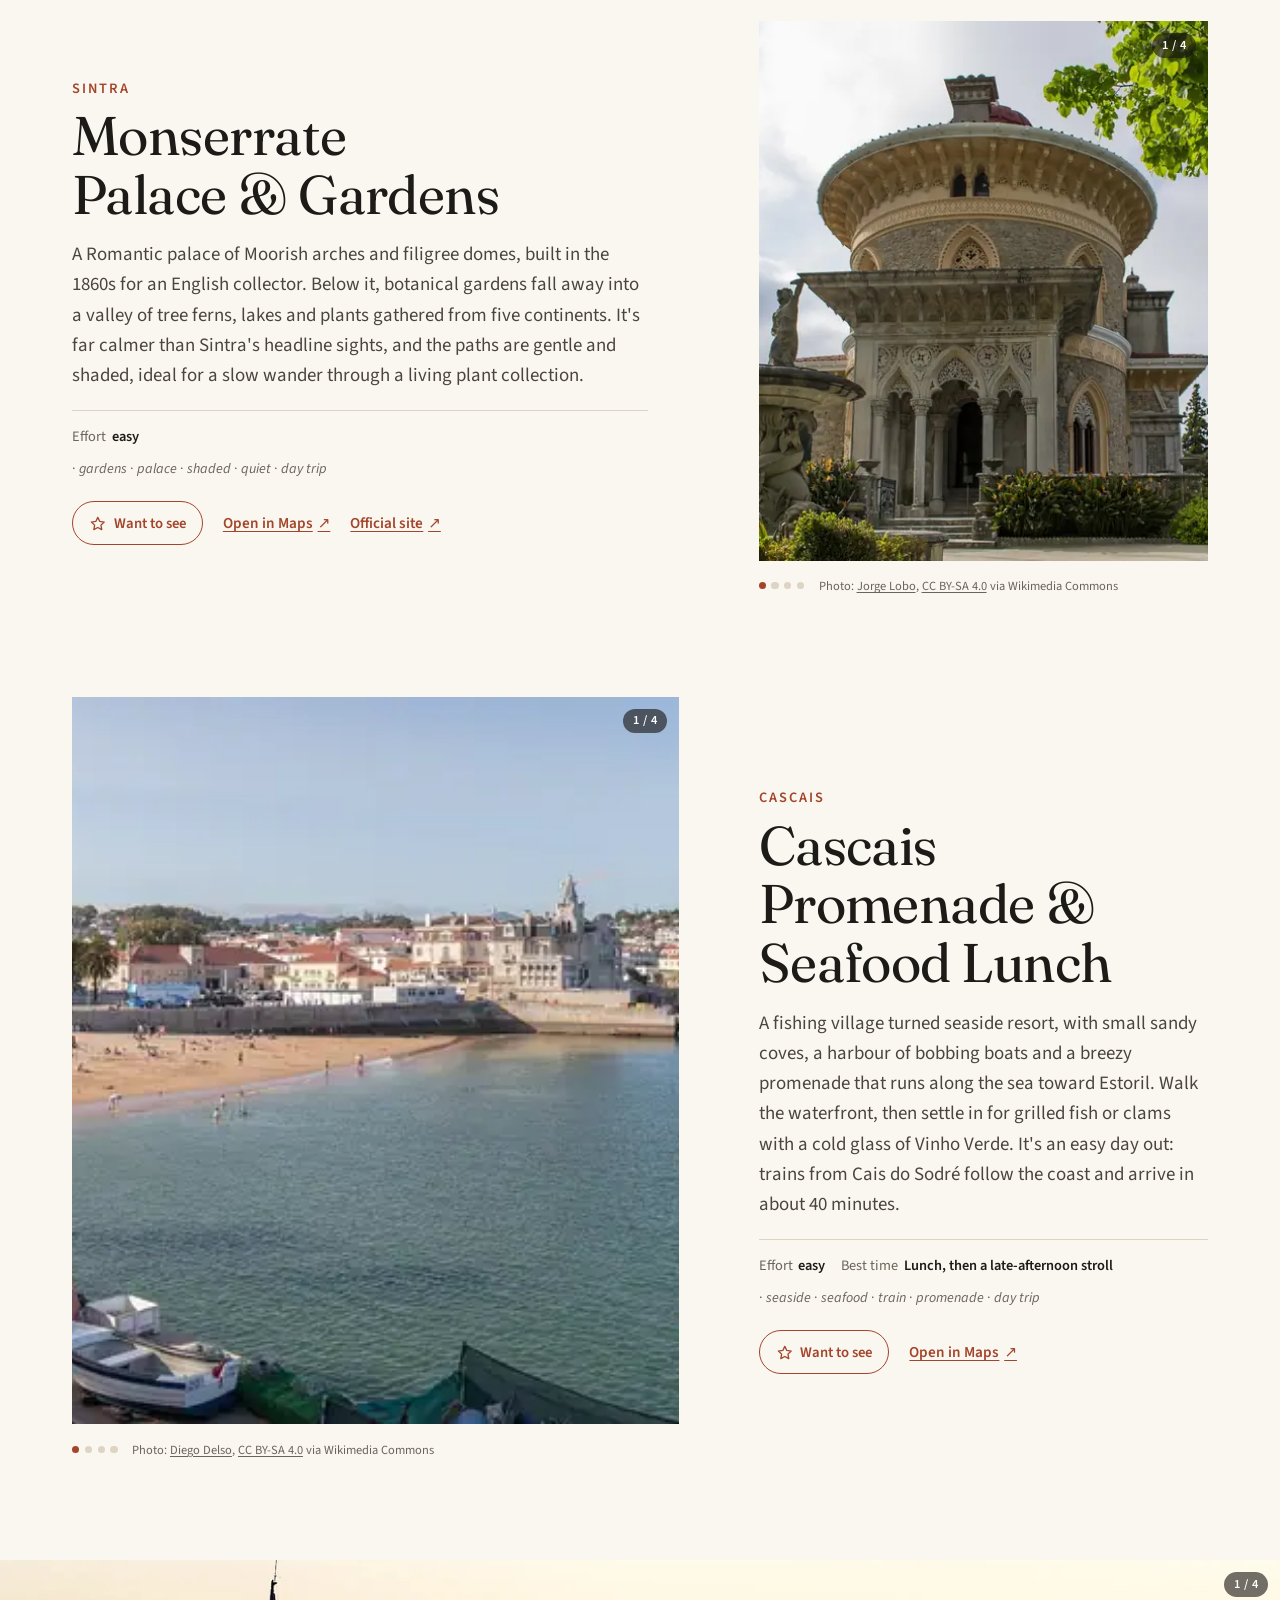
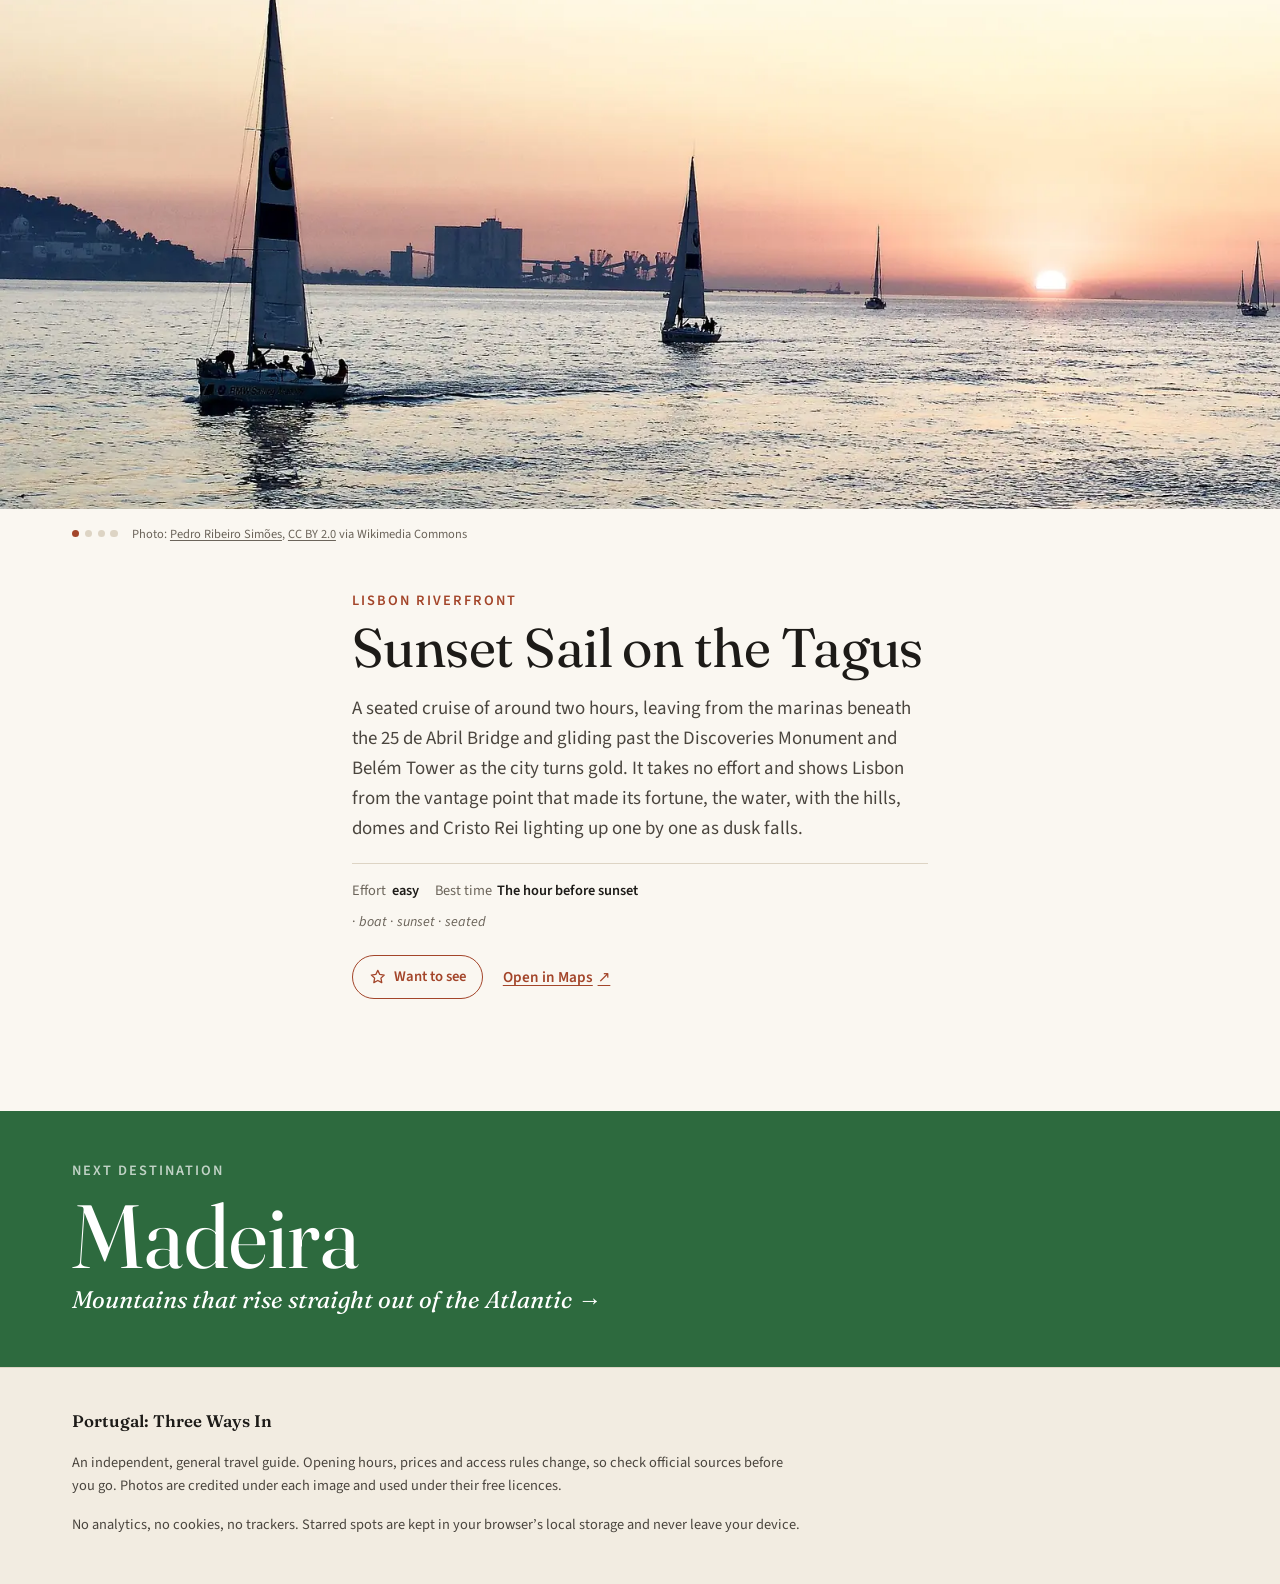
<file: lisbon.html>
<!doctype html>
<html lang="en">
<head>
<meta charset="utf-8">
<meta name="viewport" content="width=device-width, initial-scale=1">
<title>Lisbon — Portugal: Three Ways In</title>
<meta name="description" content="Lisbon, Sintra and Cascais: viewpoints, tiled lanes, custard tarts and the Tagus at dusk.">
<meta name="theme-color" content="#a3452a">
<meta name="referrer" content="strict-origin-when-cross-origin">
<link rel="icon" href="images/favicon.svg" type="image/svg+xml">
<link rel="preload" href="fonts/fraunces-opsz.woff2" as="font" type="font/woff2" crossorigin>
<link rel="preload" href="fonts/source-sans-3.woff2" as="font" type="font/woff2" crossorigin>
<link rel="preload" href="data/places.json" as="fetch" crossorigin>
<link rel="stylesheet" href="css/style.css">
</head>
<body data-page="region" data-region="lisbon">
<a class="skip-link" href="#main">Skip to content</a>
<header class="site-nav">
  <div class="site-nav__inner">
    <a class="site-nav__brand" href="./">3W<span>&nbsp;· Three Ways In</span></a>
    <nav aria-label="Destinations"><ul class="site-nav__links"><li><a href="lisbon.html" data-nav="lisbon" aria-current="page">Lisbon</a></li><li><a href="madeira.html" data-nav="madeira">Madeira</a></li><li><a href="azores.html" data-nav="azores">Azores</a></li><li><a href="shortlist.html" data-nav="shortlist"><span aria-hidden="true">★</span><span class="visually-hidden">My shortlist</span> <span class="shortlist-count" data-shortlist-count hidden>0</span></a></li></ul></nav>
  </div>
</header>
<main id="main" tabindex="-1">
  <p class="notice">Loading the guide…</p>
</main>
<noscript><p class="notice">This guide needs JavaScript to read its content from <code>data/places.json</code>.</p></noscript>
<footer class="site-footer">
  <div class="site-footer__inner">
    <p><strong>Portugal: Three Ways In</strong></p>
    <p>An independent, general travel guide. Opening hours, prices and access rules change, so check official sources before you go. Photos are credited under each image and used under their free licences.</p>
    <p>No analytics, no cookies, no trackers. Starred spots are kept in your browser’s local storage and never leave your device.</p>
  </div>
</footer>
<script src="js/app.js" defer></script>
</body>
</html>
</file>
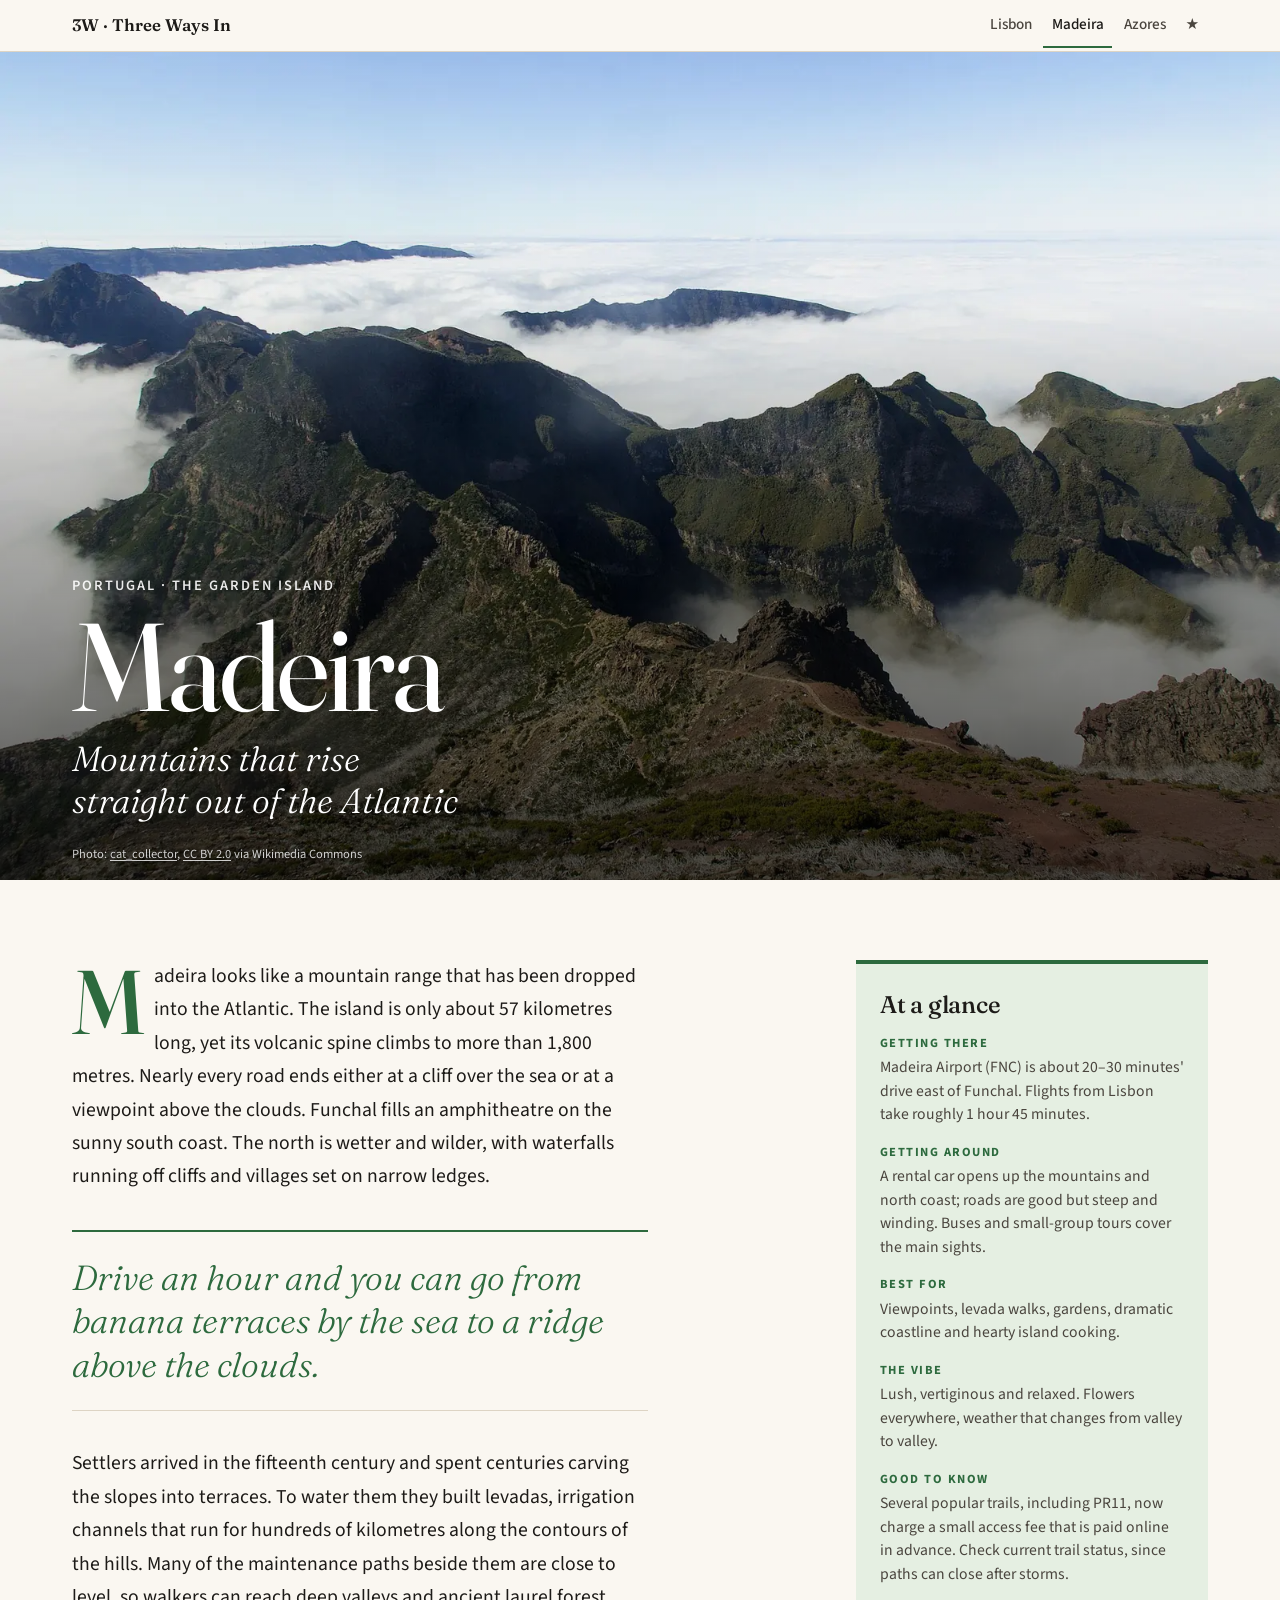
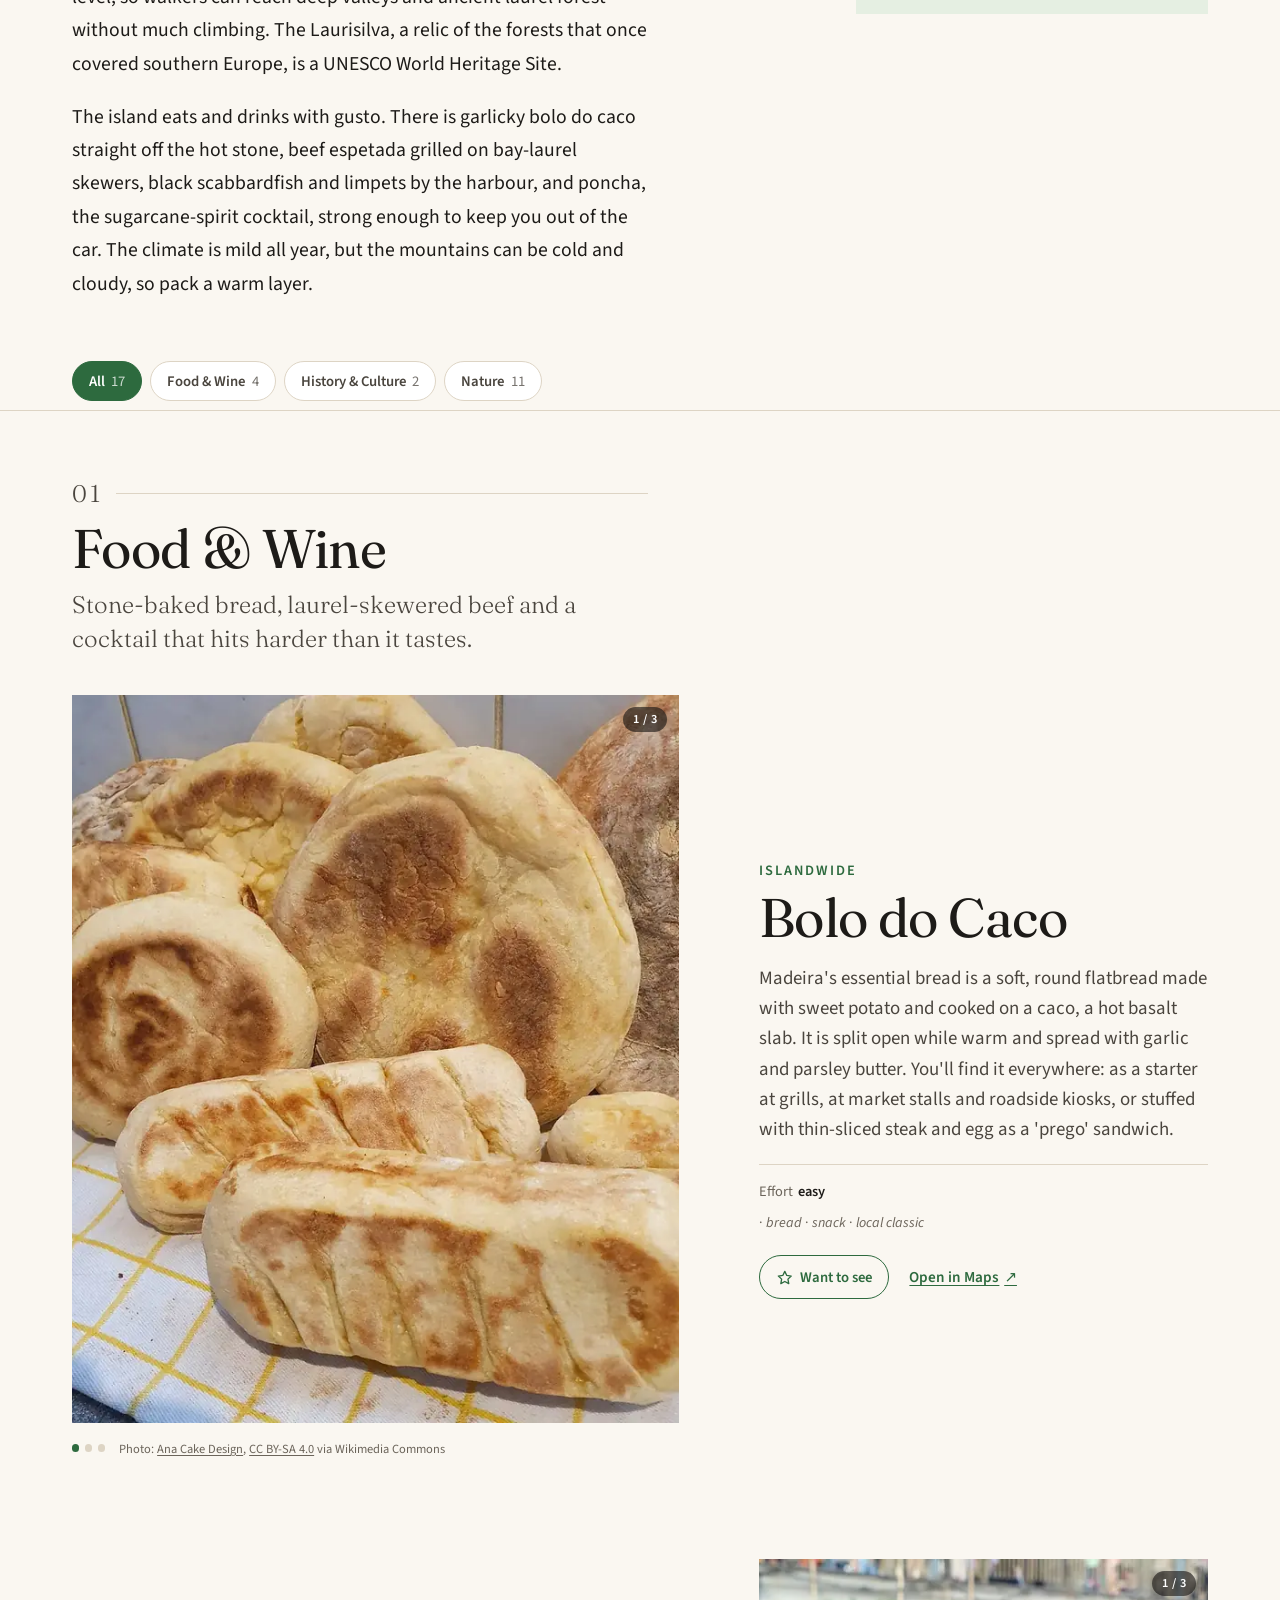
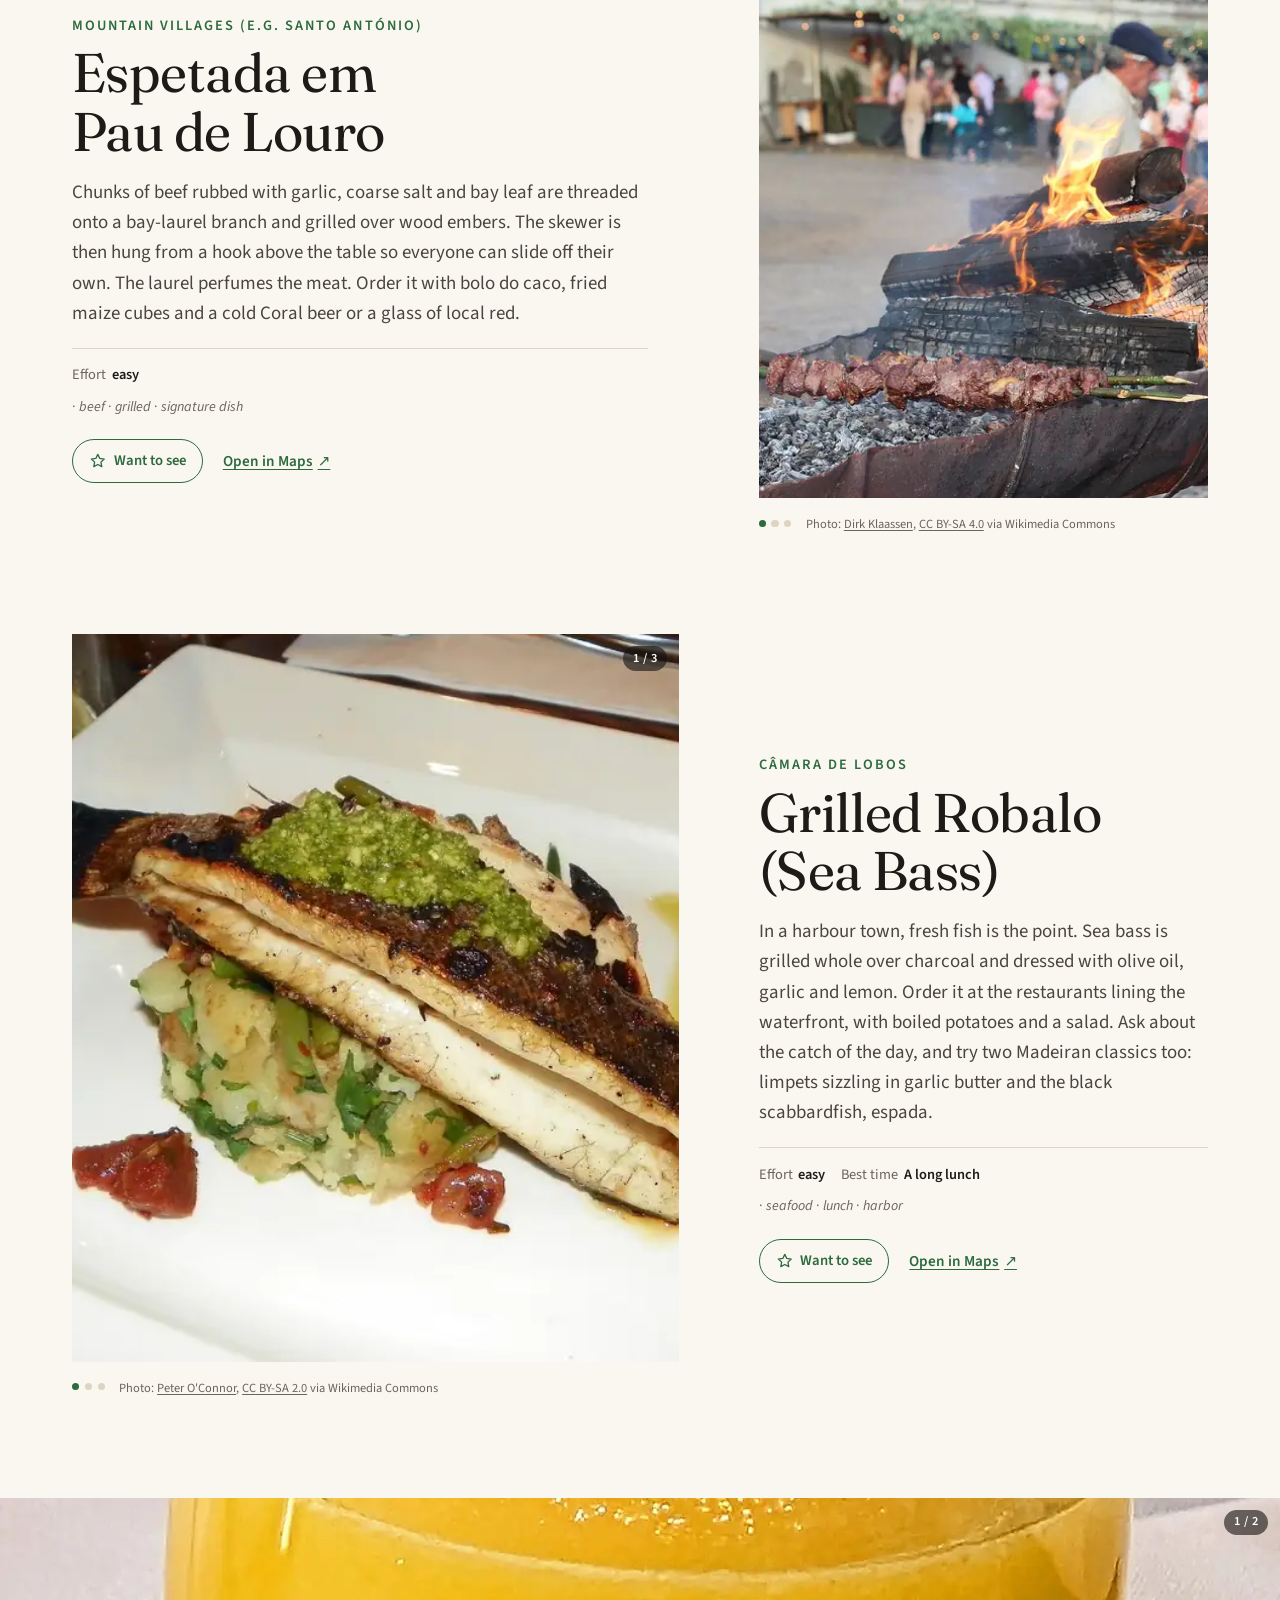
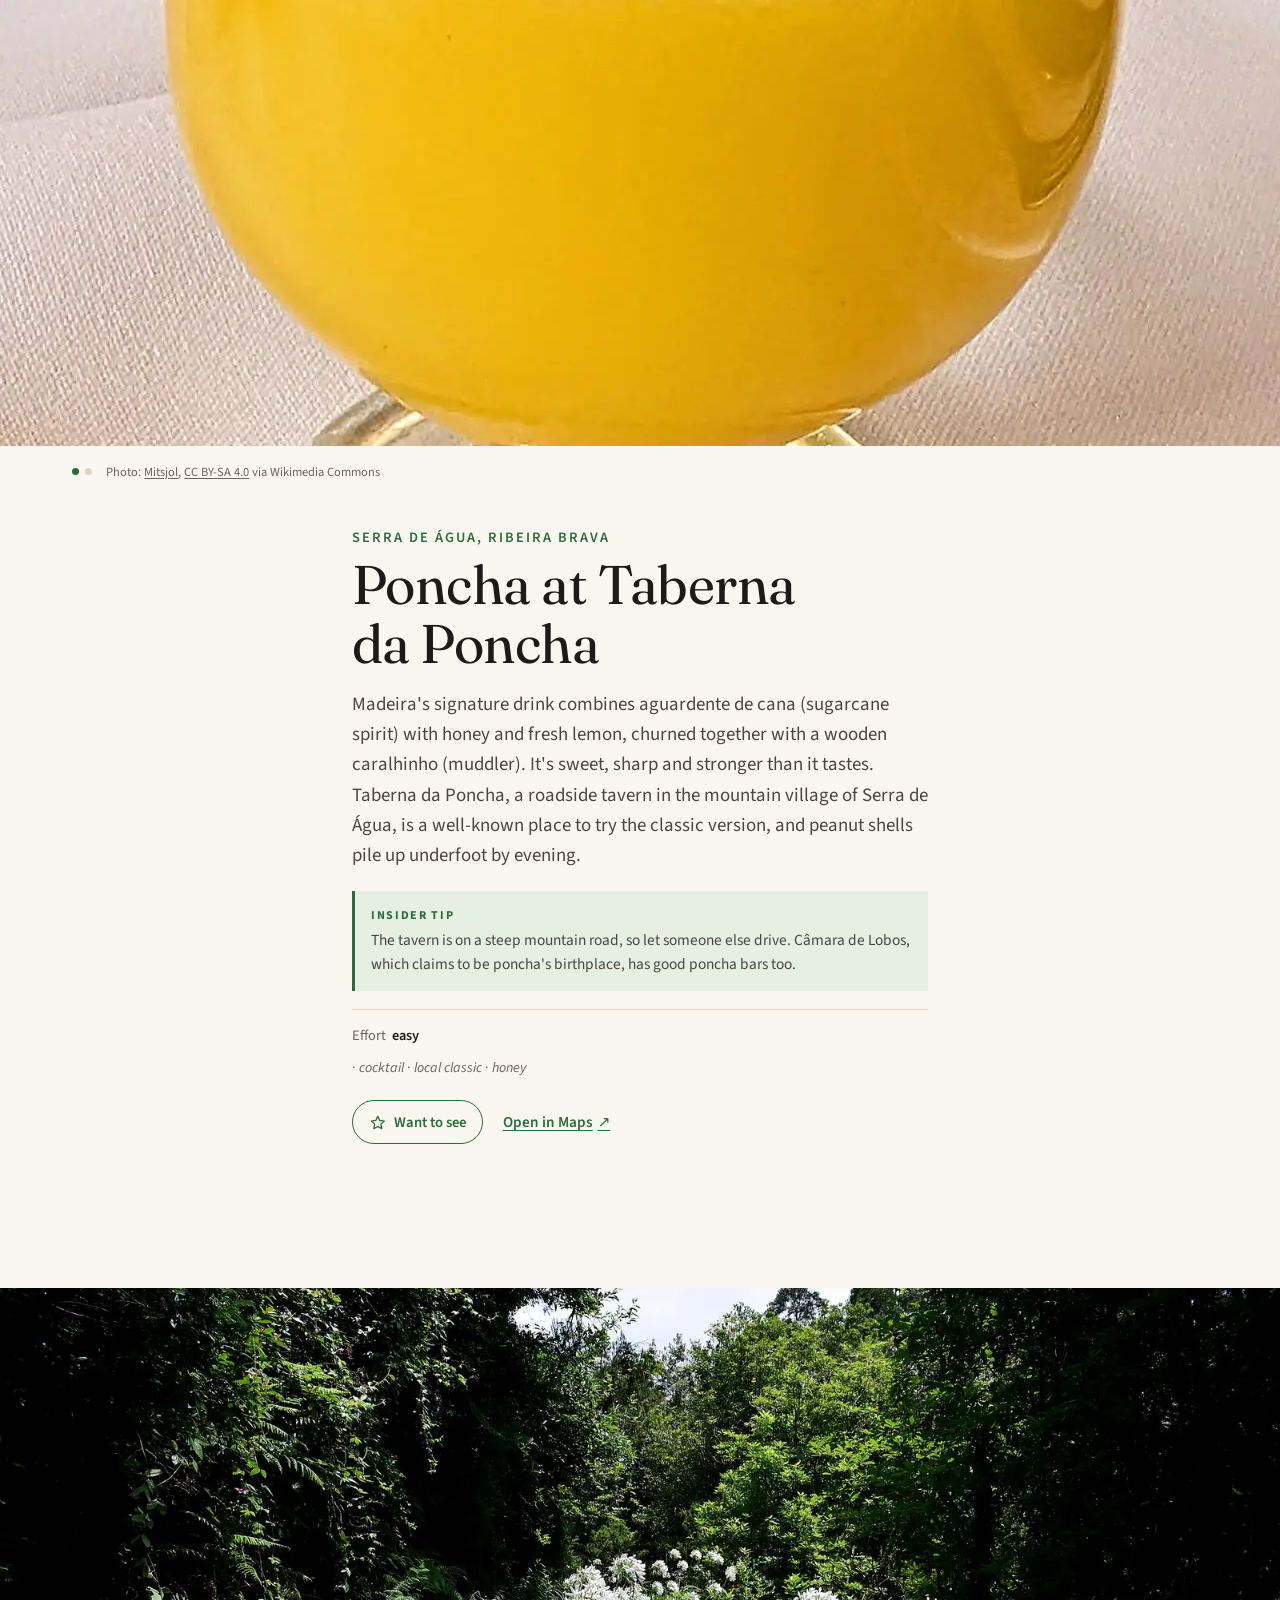
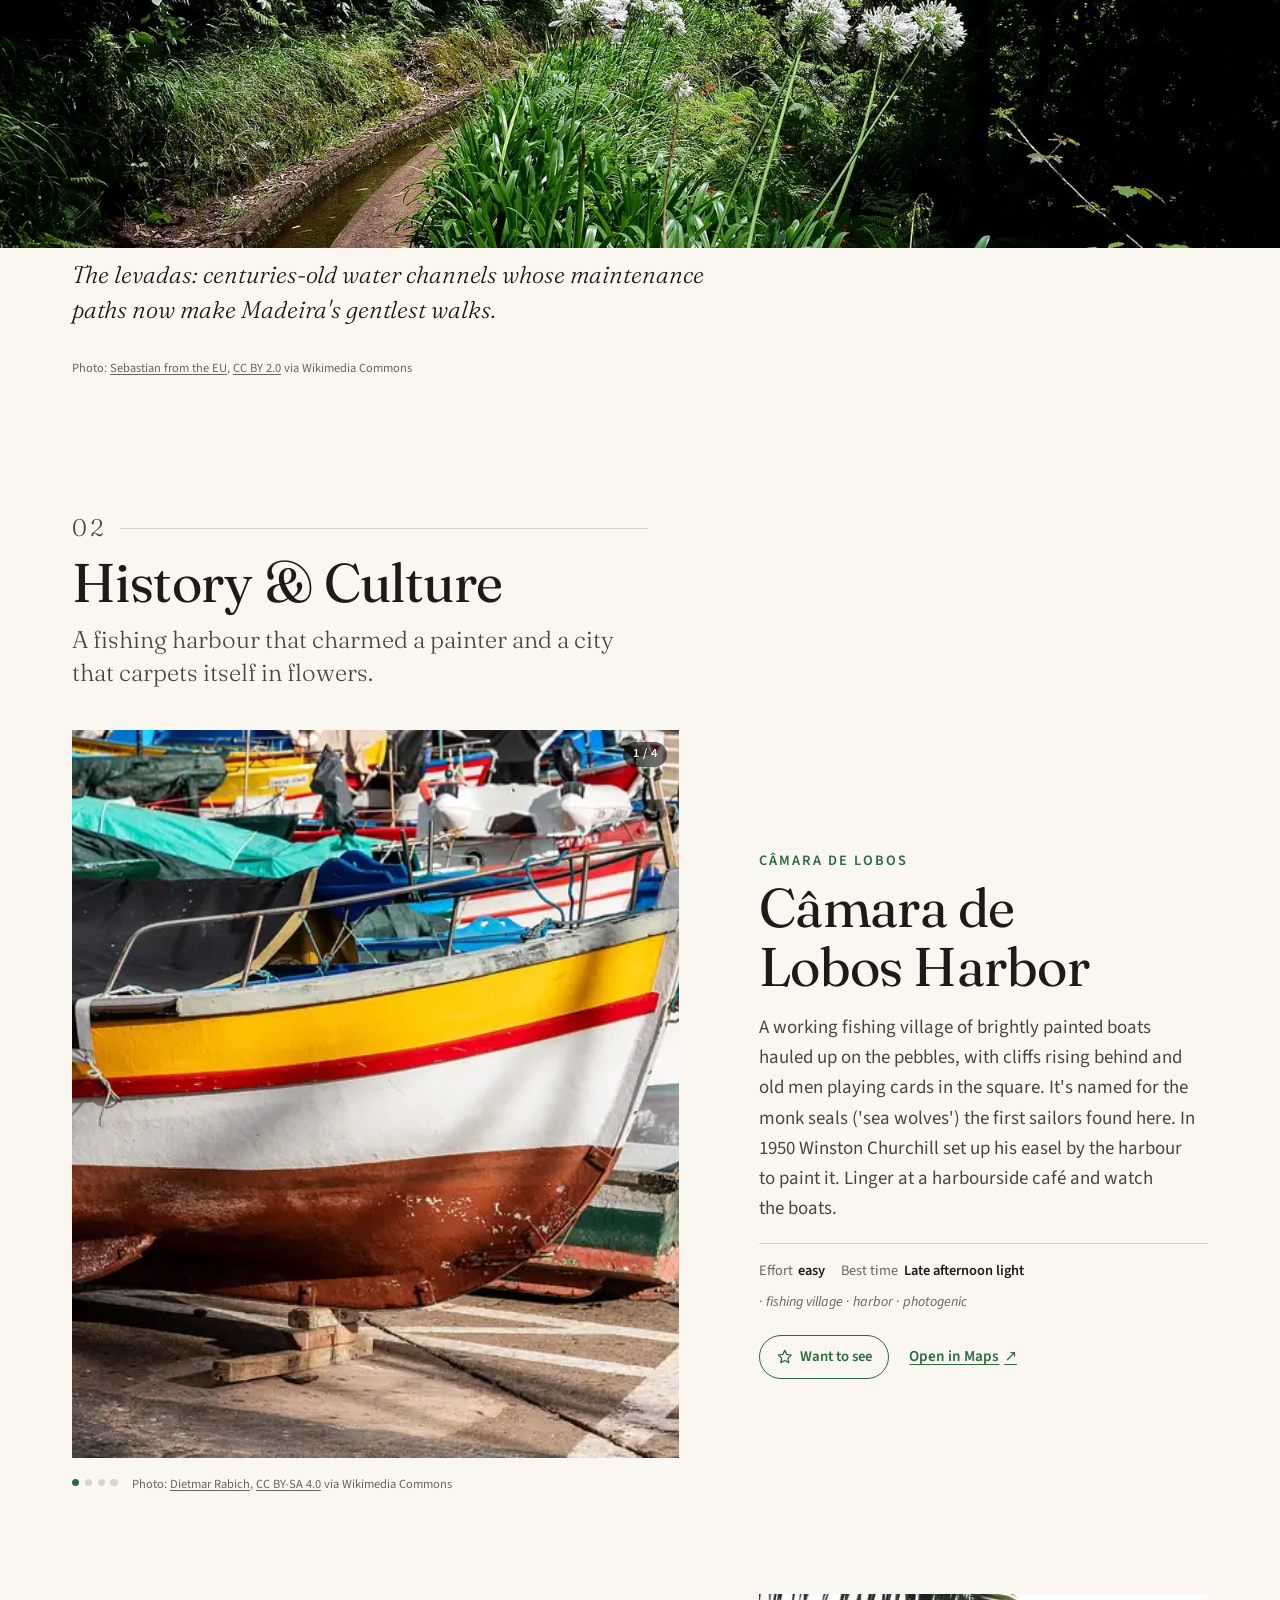
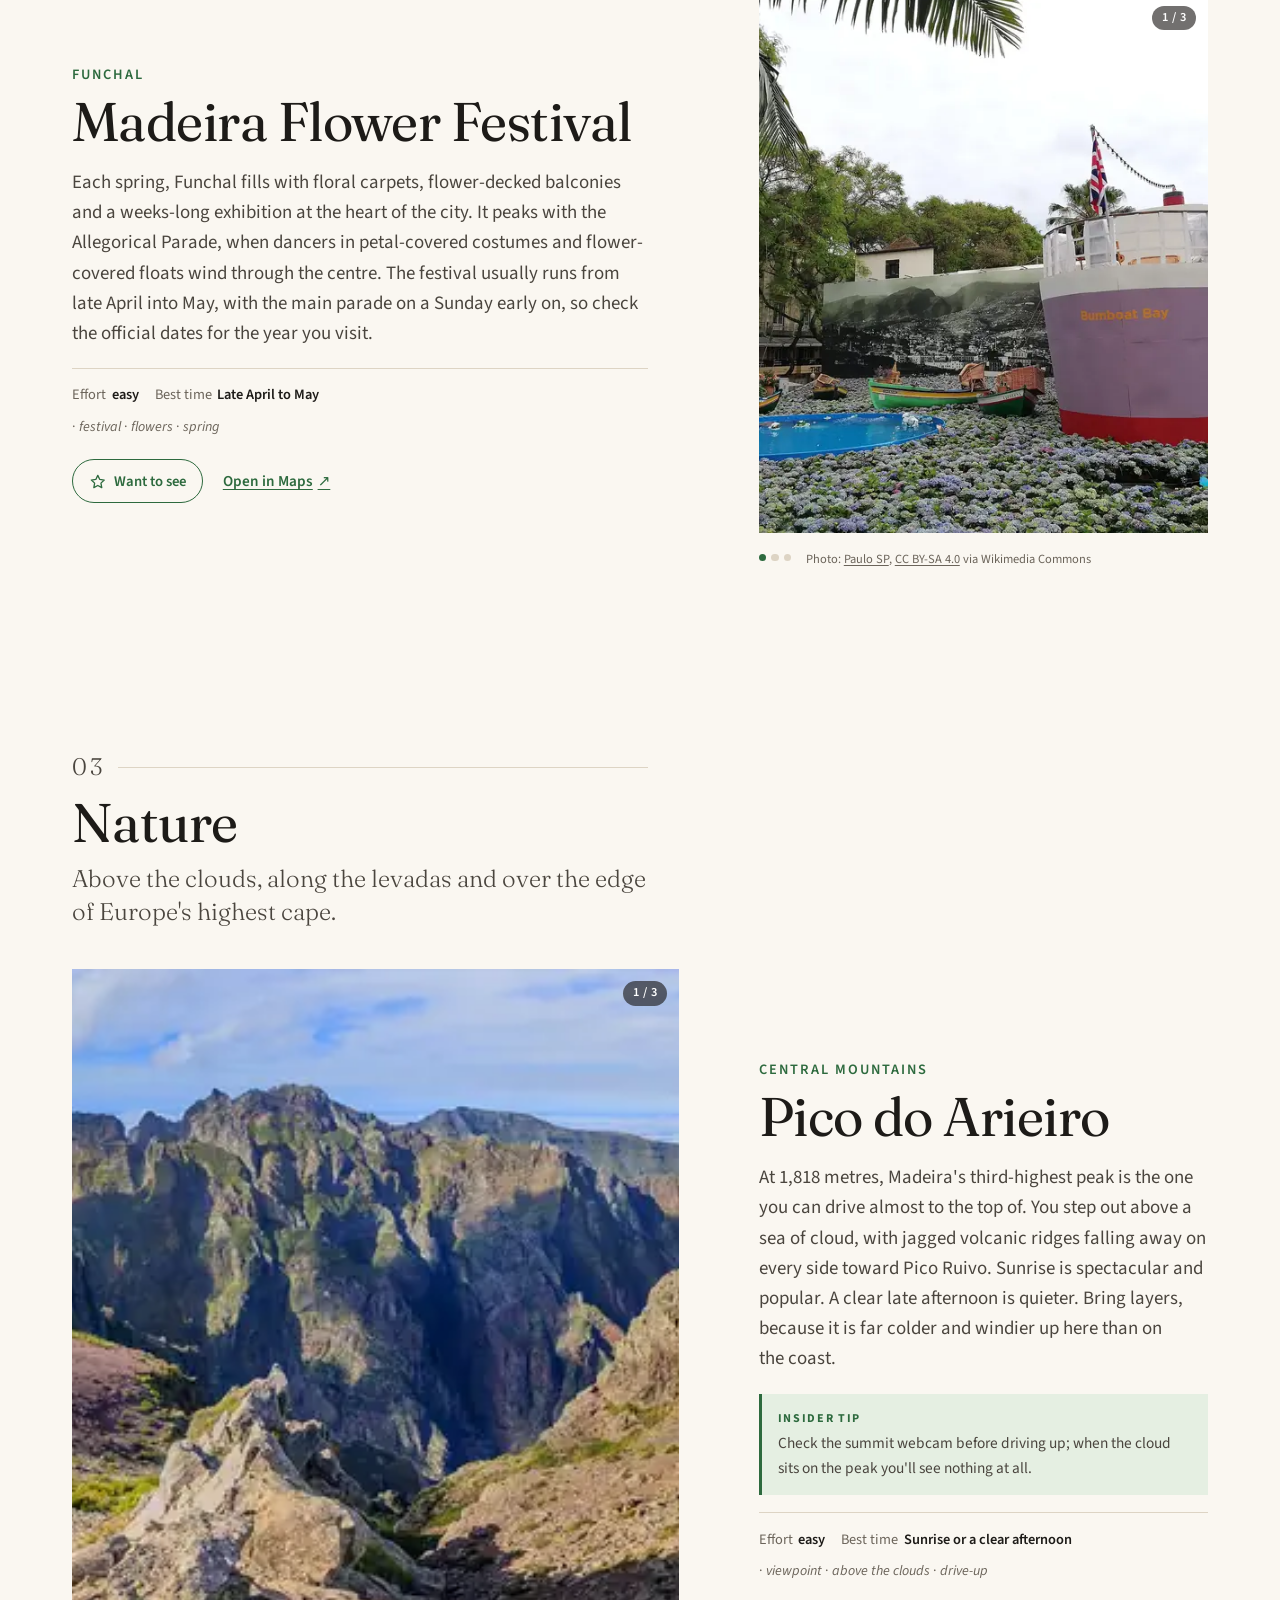
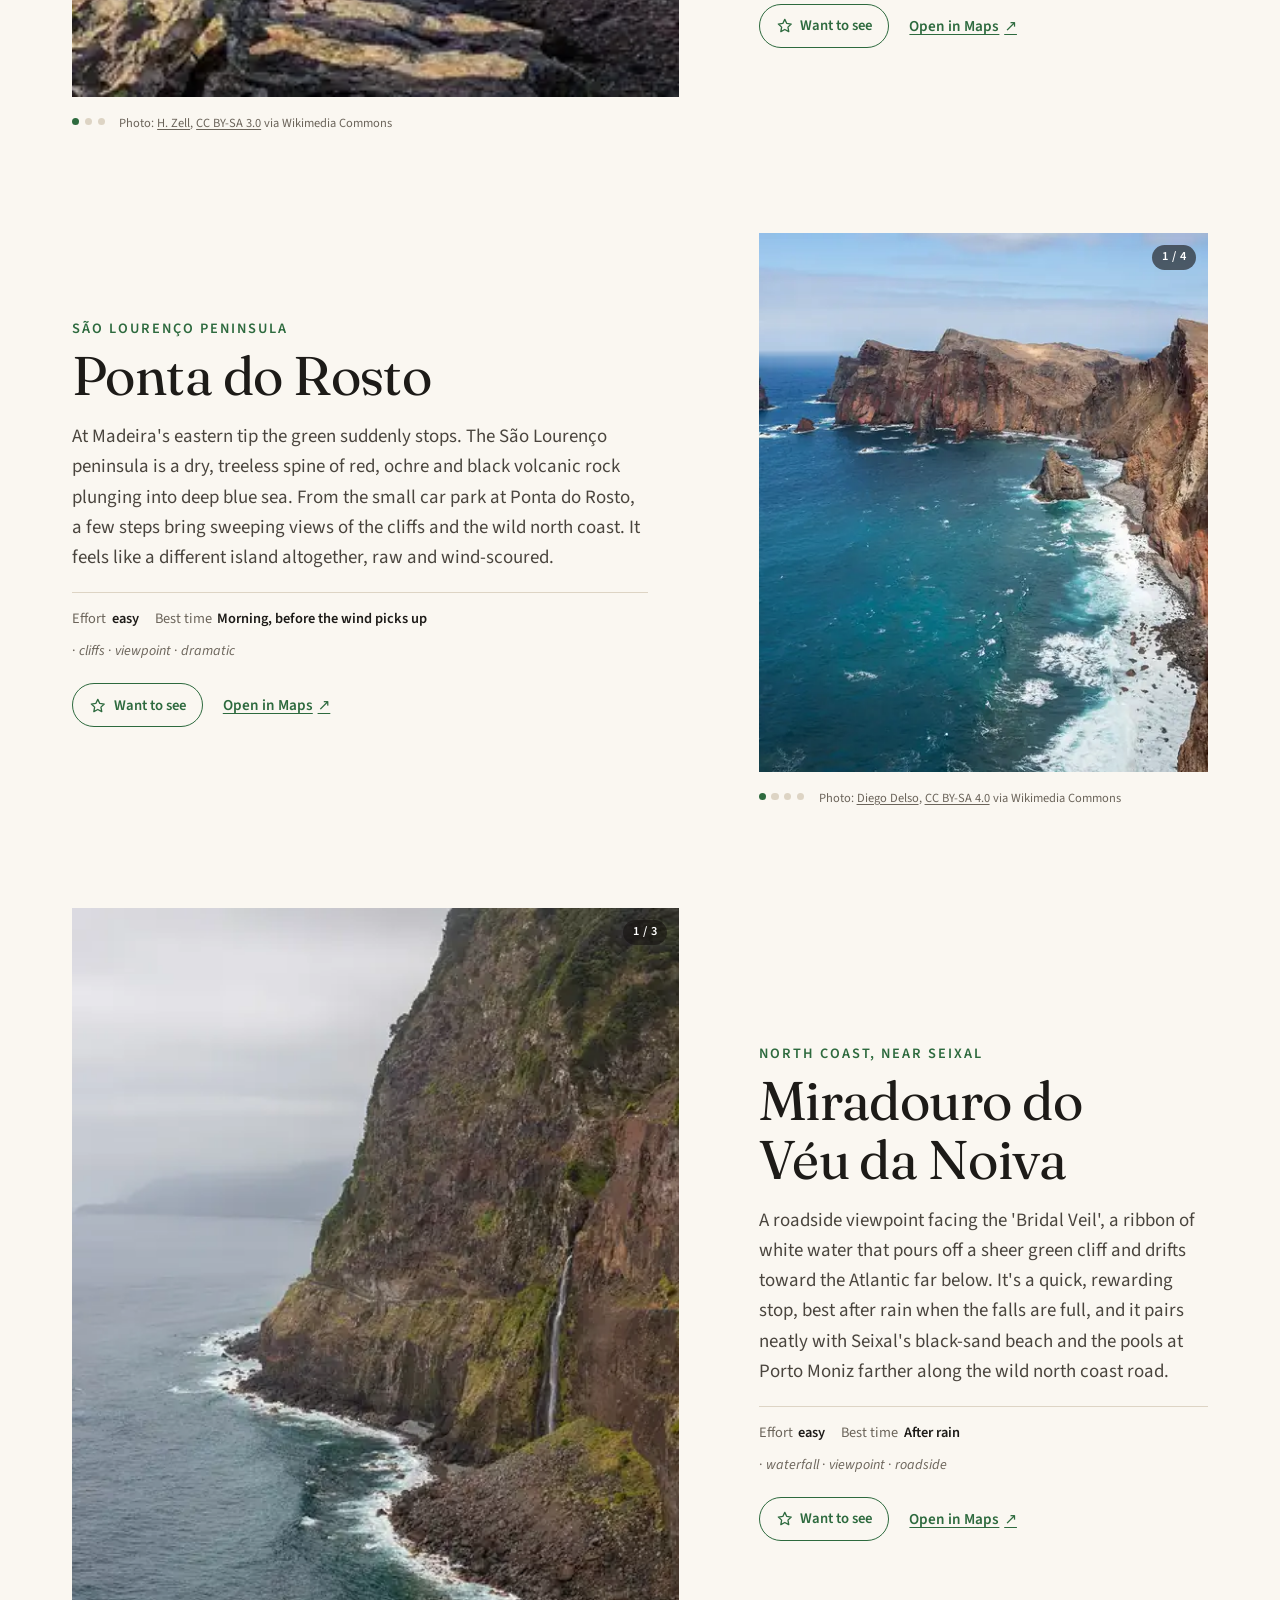
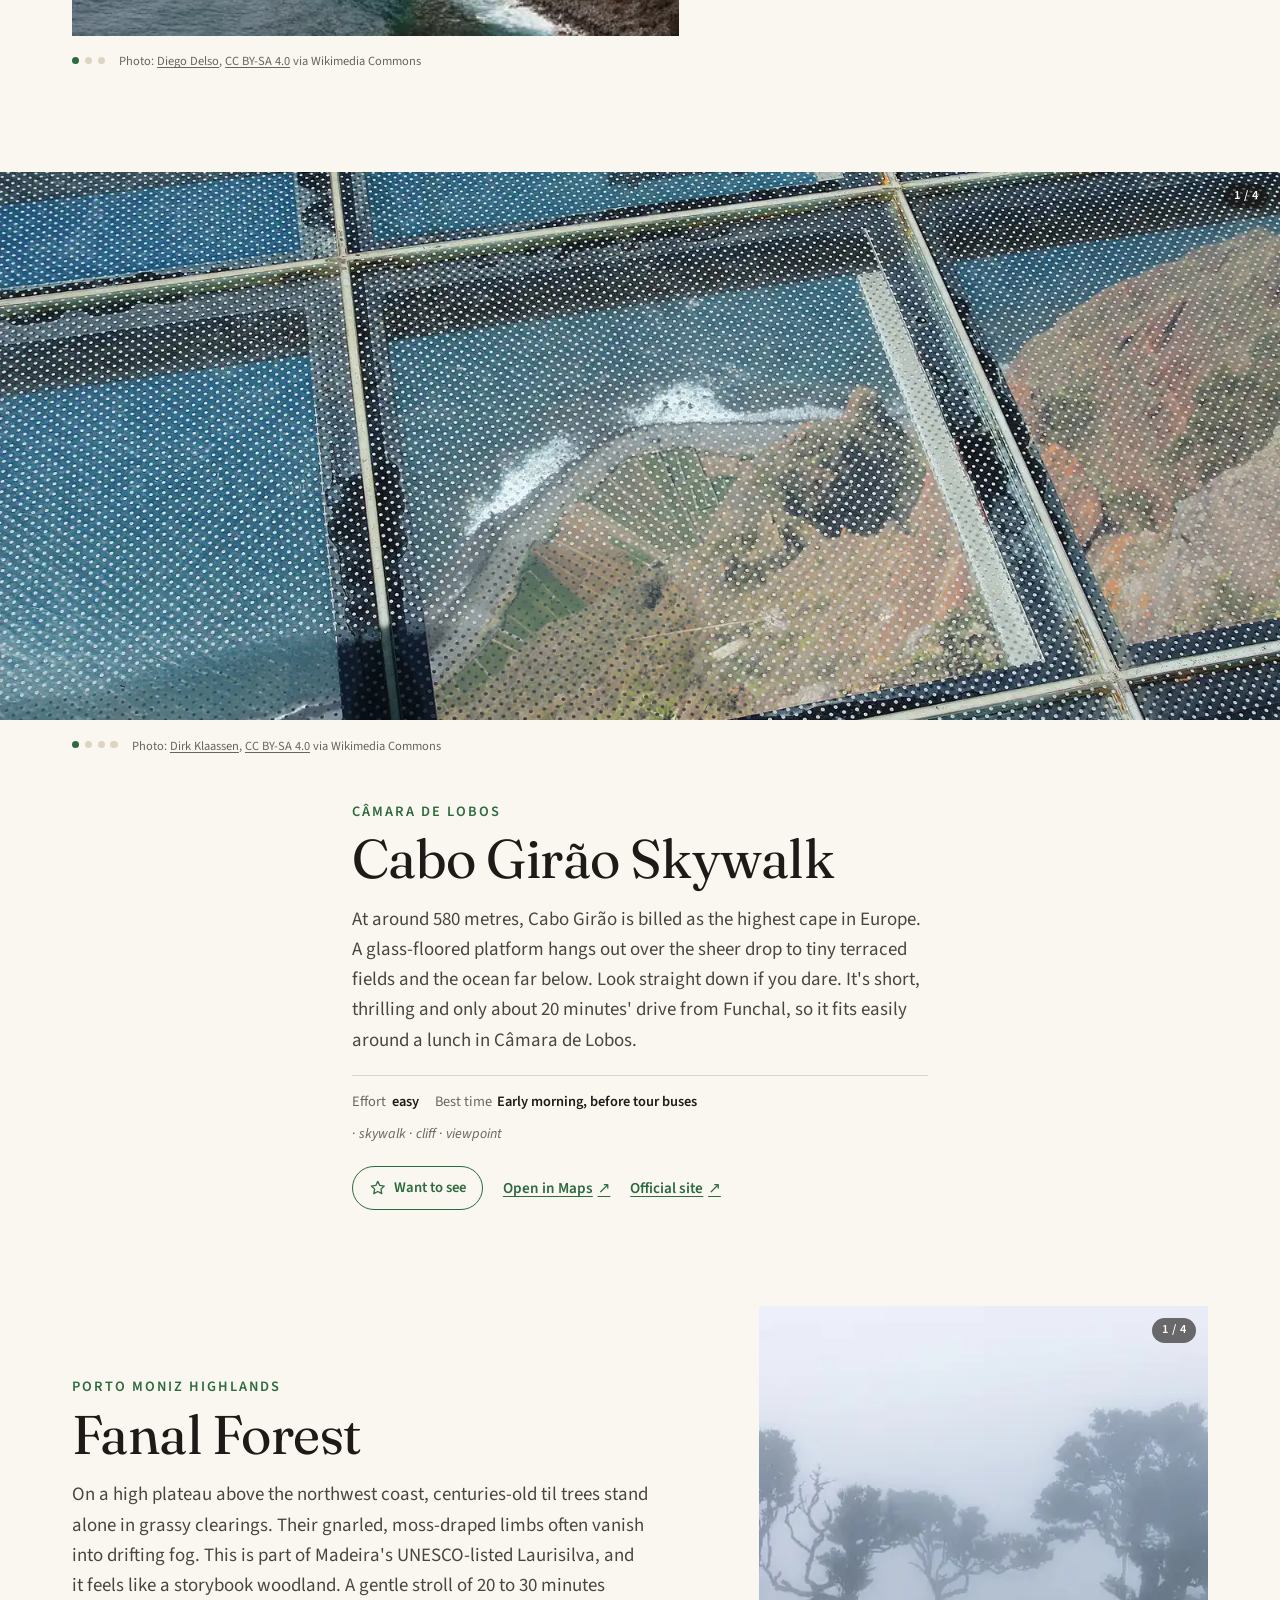
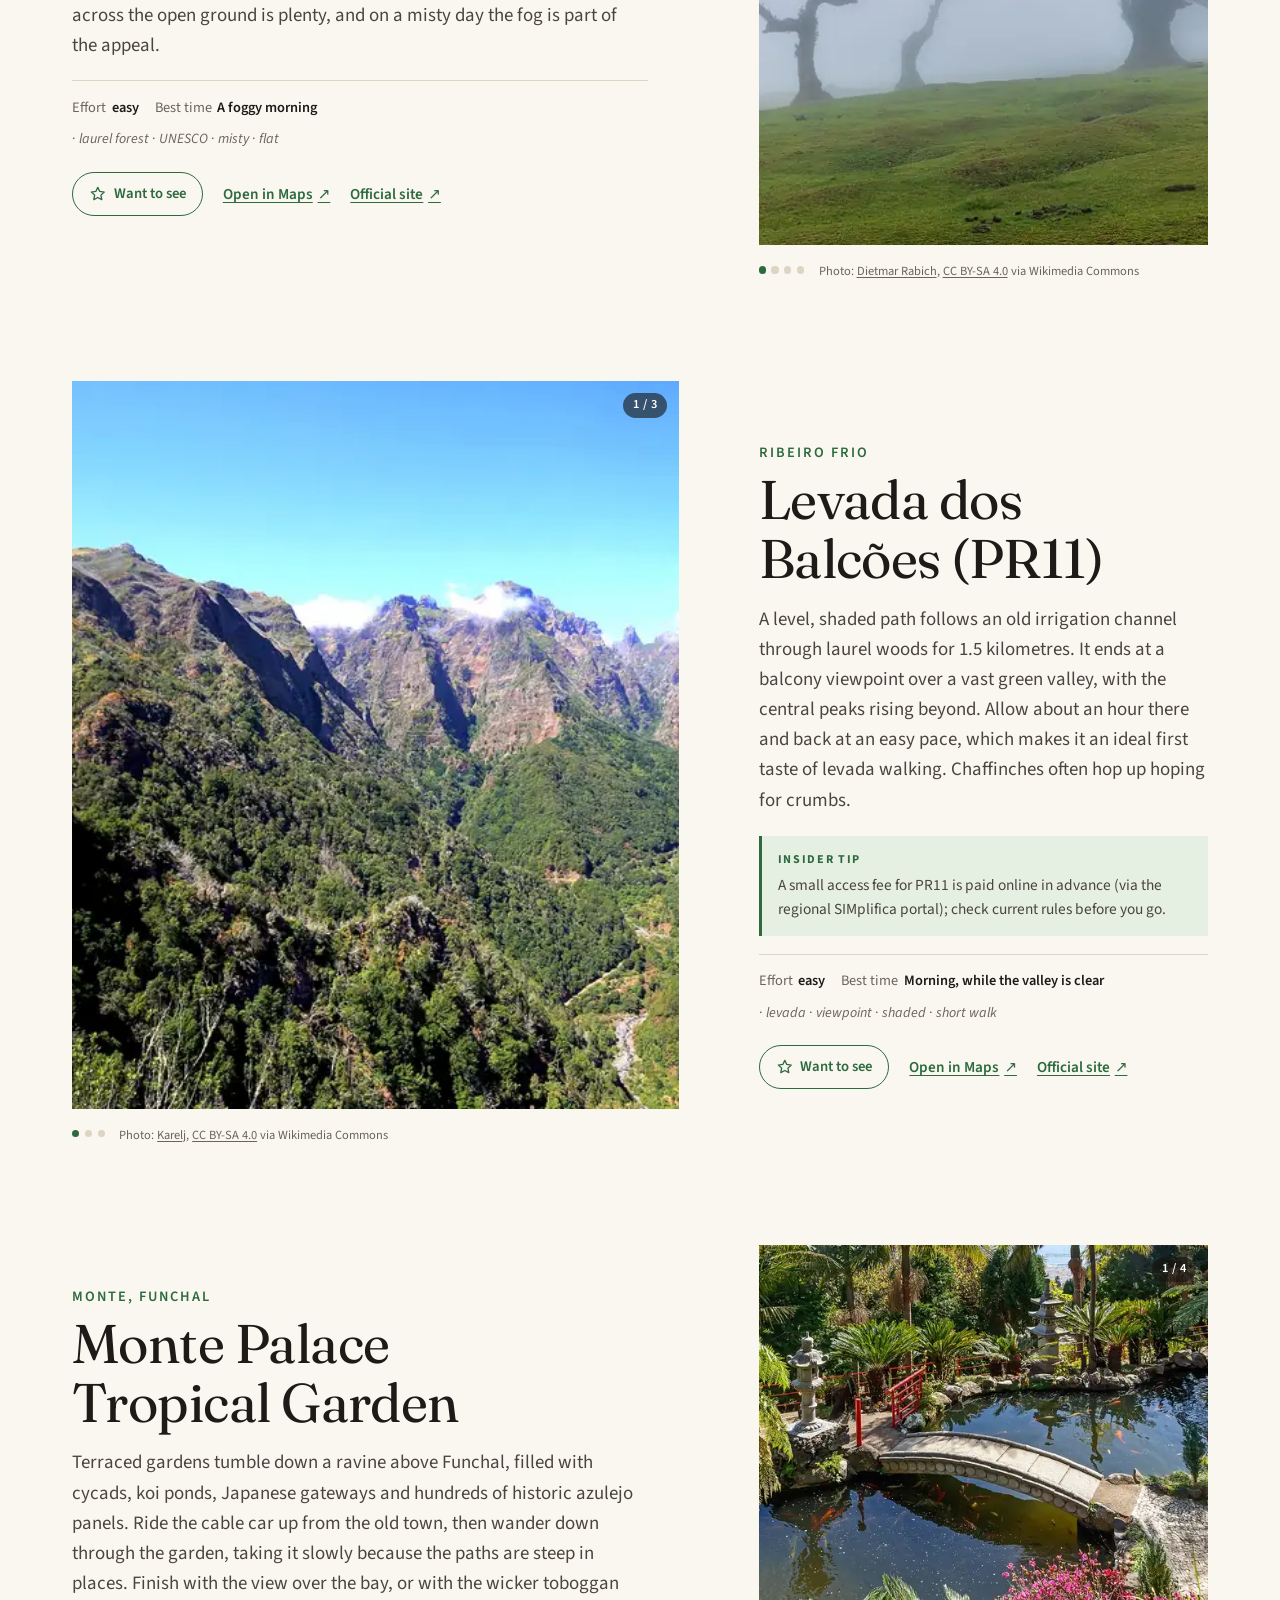
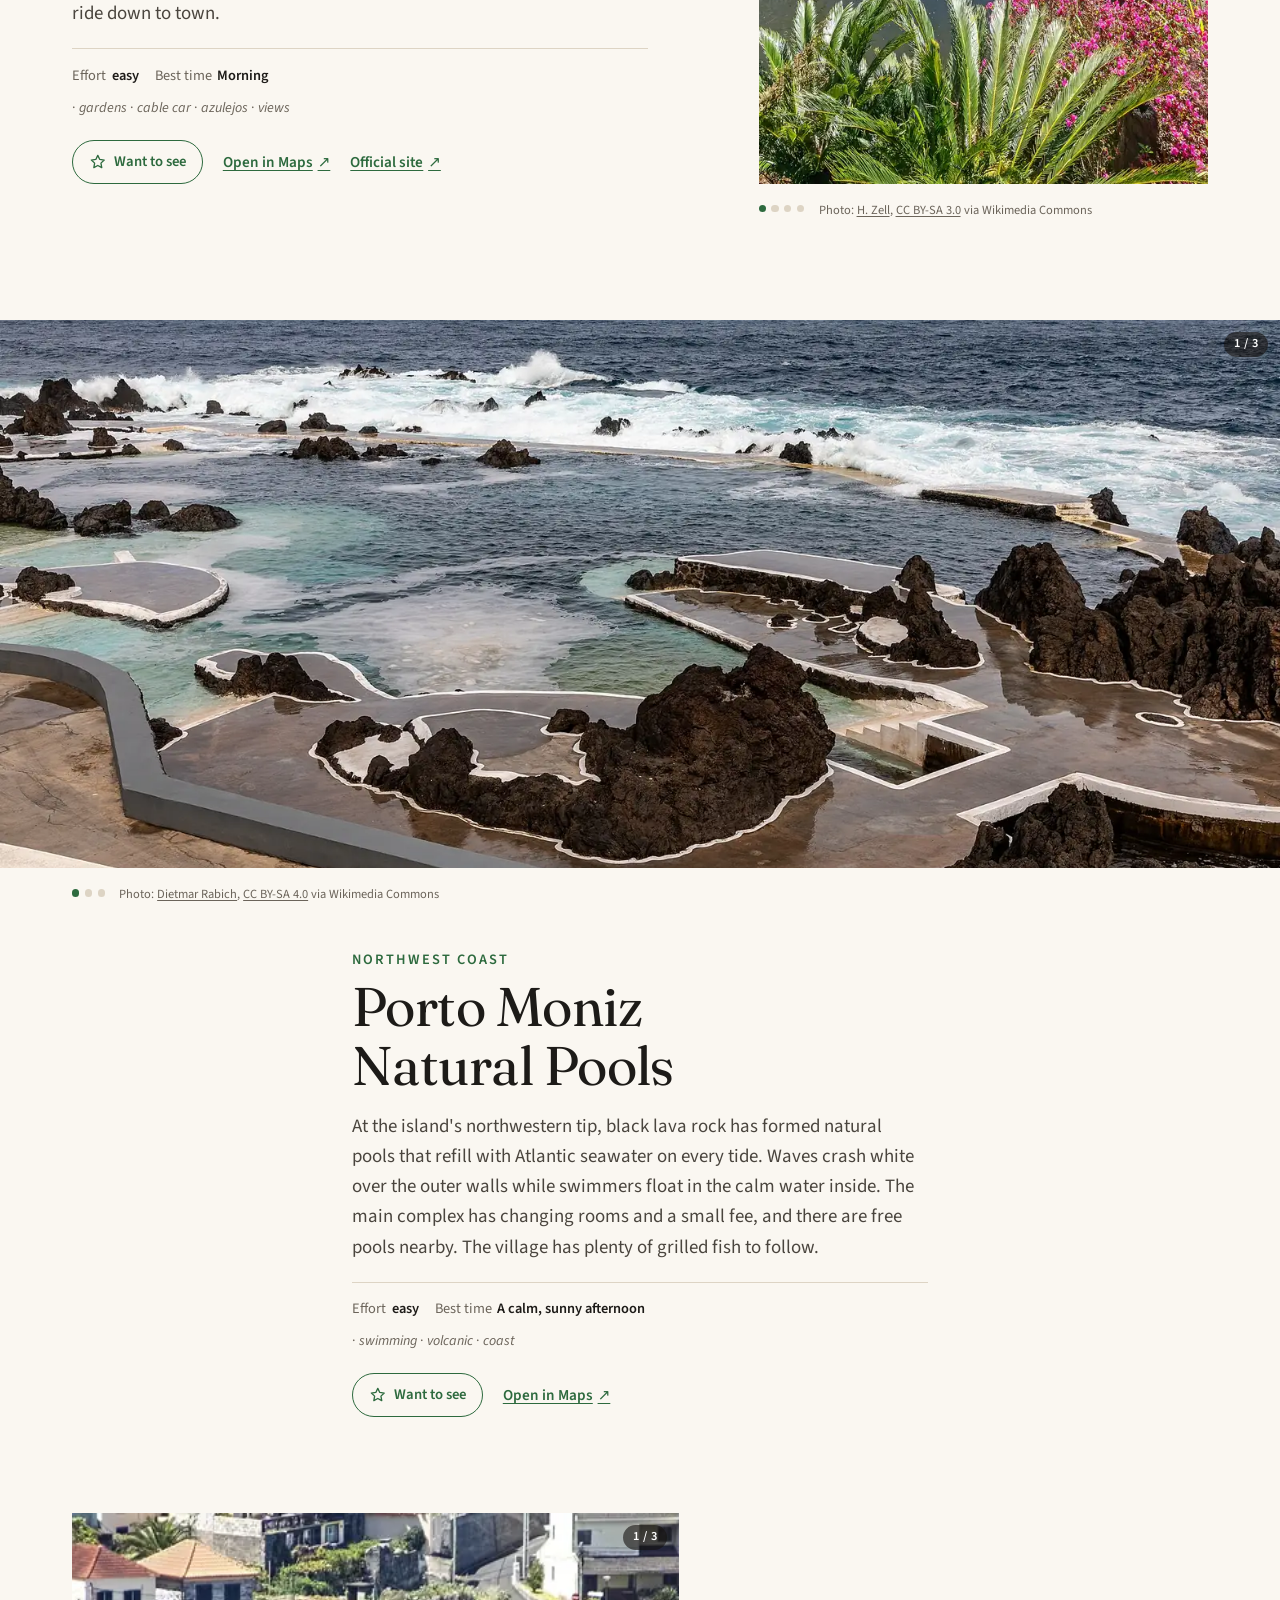
<file: madeira.html>
<!doctype html>
<html lang="en">
<head>
<meta charset="utf-8">
<meta name="viewport" content="width=device-width, initial-scale=1">
<title>Madeira — Portugal: Three Ways In</title>
<meta name="description" content="Madeira: levadas, laurel forest, sea cliffs, poncha and espetada.">
<meta name="theme-color" content="#2d6a3e">
<meta name="referrer" content="strict-origin-when-cross-origin">
<link rel="icon" href="images/favicon.svg" type="image/svg+xml">
<link rel="preload" href="fonts/fraunces-opsz.woff2" as="font" type="font/woff2" crossorigin>
<link rel="preload" href="fonts/source-sans-3.woff2" as="font" type="font/woff2" crossorigin>
<link rel="preload" href="data/places.json" as="fetch" crossorigin>
<link rel="stylesheet" href="css/style.css">
</head>
<body data-page="region" data-region="madeira">
<a class="skip-link" href="#main">Skip to content</a>
<header class="site-nav">
  <div class="site-nav__inner">
    <a class="site-nav__brand" href="./">3W<span>&nbsp;· Three Ways In</span></a>
    <nav aria-label="Destinations"><ul class="site-nav__links"><li><a href="lisbon.html" data-nav="lisbon">Lisbon</a></li><li><a href="madeira.html" data-nav="madeira" aria-current="page">Madeira</a></li><li><a href="azores.html" data-nav="azores">Azores</a></li><li><a href="shortlist.html" data-nav="shortlist"><span aria-hidden="true">★</span><span class="visually-hidden">My shortlist</span> <span class="shortlist-count" data-shortlist-count hidden>0</span></a></li></ul></nav>
  </div>
</header>
<main id="main" tabindex="-1">
  <p class="notice">Loading the guide…</p>
</main>
<noscript><p class="notice">This guide needs JavaScript to read its content from <code>data/places.json</code>.</p></noscript>
<footer class="site-footer">
  <div class="site-footer__inner">
    <p><strong>Portugal: Three Ways In</strong></p>
    <p>An independent, general travel guide. Opening hours, prices and access rules change, so check official sources before you go. Photos are credited under each image and used under their free licences.</p>
    <p>No analytics, no cookies, no trackers. Starred spots are kept in your browser’s local storage and never leave your device.</p>
  </div>
</footer>
<script src="js/app.js" defer></script>
</body>
</html>
</file>
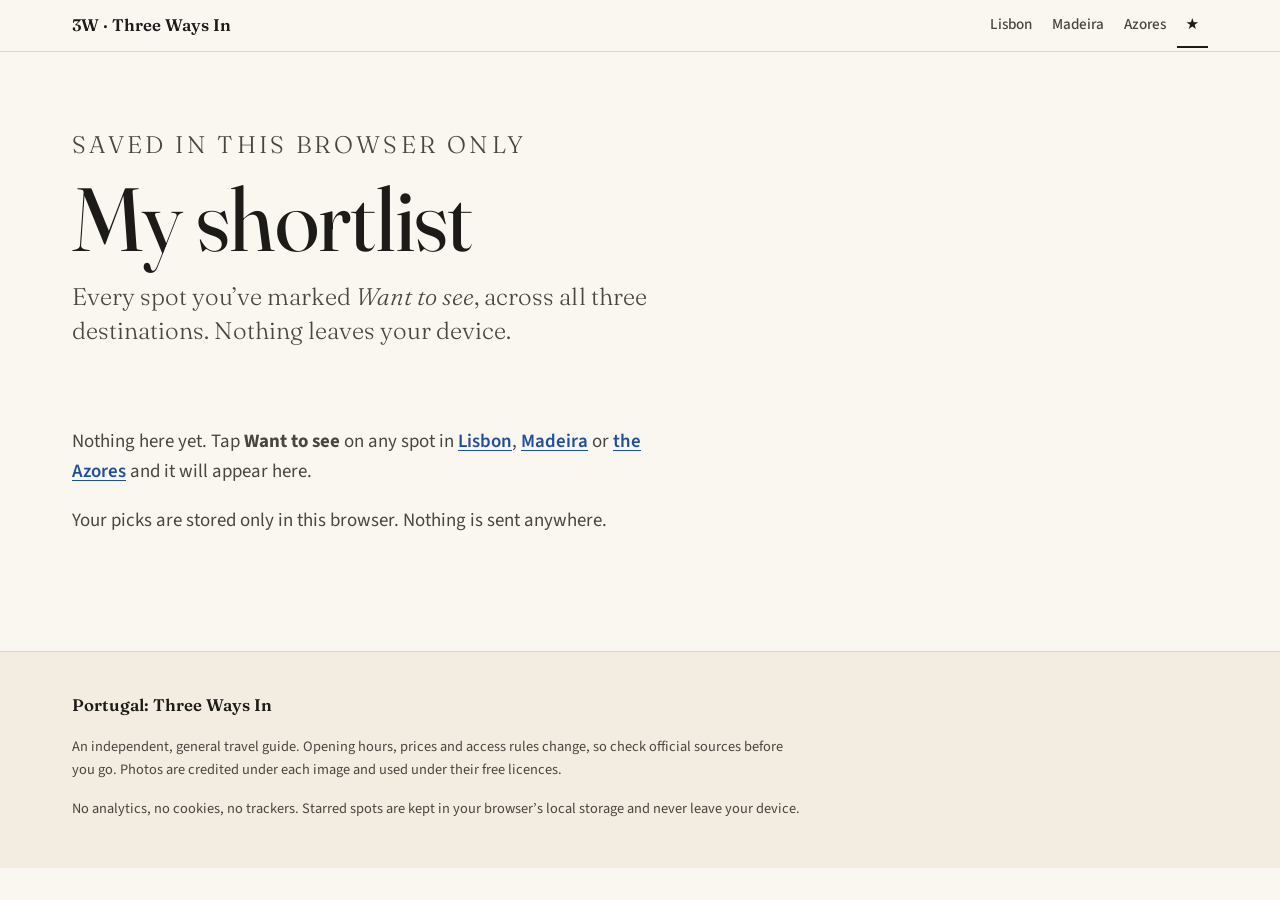
<file: shortlist.html>
<!doctype html>
<html lang="en">
<head>
<meta charset="utf-8">
<meta name="viewport" content="width=device-width, initial-scale=1">
<title>My shortlist — Portugal: Three Ways In</title>
<meta name="description" content="The spots you have starred, kept only in this browser.">
<meta name="theme-color" content="#faf7f1">
<meta name="referrer" content="strict-origin-when-cross-origin">
<link rel="icon" href="images/favicon.svg" type="image/svg+xml">
<link rel="preload" href="fonts/fraunces-opsz.woff2" as="font" type="font/woff2" crossorigin>
<link rel="preload" href="fonts/source-sans-3.woff2" as="font" type="font/woff2" crossorigin>
<link rel="preload" href="data/places.json" as="fetch" crossorigin>
<link rel="stylesheet" href="css/style.css">
</head>
<body data-page="shortlist">
<a class="skip-link" href="#main">Skip to content</a>
<header class="site-nav">
  <div class="site-nav__inner">
    <a class="site-nav__brand" href="./">3W<span>&nbsp;· Three Ways In</span></a>
    <nav aria-label="Destinations"><ul class="site-nav__links"><li><a href="lisbon.html" data-nav="lisbon">Lisbon</a></li><li><a href="madeira.html" data-nav="madeira">Madeira</a></li><li><a href="azores.html" data-nav="azores">Azores</a></li><li><a href="shortlist.html" data-nav="shortlist" aria-current="page"><span aria-hidden="true">★</span><span class="visually-hidden">My shortlist</span> <span class="shortlist-count" data-shortlist-count hidden>0</span></a></li></ul></nav>
  </div>
</header>
<main id="main" tabindex="-1">
  <div class="page-head">
    <p class="kicker">Saved in this browser only</p>
    <h1 id="shortlist-title" tabindex="-1">My shortlist</h1>
    <p>Every spot you’ve marked <em>Want to see</em>, across all three destinations. Nothing leaves your device.</p>
  </div>
  <div class="shortlist" id="shortlist" aria-live="polite"><p class="notice">Loading…</p></div>
</main>
<noscript><p class="notice">This guide needs JavaScript to read its content from <code>data/places.json</code>.</p></noscript>
<footer class="site-footer">
  <div class="site-footer__inner">
    <p><strong>Portugal: Three Ways In</strong></p>
    <p>An independent, general travel guide. Opening hours, prices and access rules change, so check official sources before you go. Photos are credited under each image and used under their free licences.</p>
    <p>No analytics, no cookies, no trackers. Starred spots are kept in your browser’s local storage and never leave your device.</p>
  </div>
</footer>
<script src="js/app.js" defer></script>
</body>
</html>
</file>
<file: css/style.css>
/* ==========================================================================
   Portugal: Three Ways In — design system
   Mobile-first. Serif display (Fraunces) + clean sans body (Source Sans 3).
   ========================================================================== */

@font-face {
  font-family: "Fraunces";
  src: url("../fonts/fraunces-opsz.woff2") format("woff2");
  font-weight: 100 900;
  font-style: normal;
  font-display: swap;
}
@font-face {
  font-family: "Fraunces";
  src: url("../fonts/fraunces-italic.woff2") format("woff2");
  font-weight: 100 900;
  font-style: italic;
  font-display: swap;
}
@font-face {
  font-family: "Source Sans 3";
  src: url("../fonts/source-sans-3.woff2") format("woff2");
  font-weight: 200 900;
  font-style: normal;
  font-display: swap;
}
@font-face {
  font-family: "Source Sans 3";
  src: url("../fonts/source-sans-3-italic.woff2") format("woff2");
  font-weight: 200 900;
  font-style: italic;
  font-display: swap;
}

/* ---------- Tokens ---------- */
:root {
  --paper: #faf7f1;
  --paper-2: #f2ece1;
  --ink: #1d1b18;
  --ink-2: #4a453e;
  --ink-3: #6b645a;
  --rule: #ddd4c4;
  --white: #fff;

  /* Region palettes */
  --lisbon: #a3452a;        /* terracotta */
  --lisbon-2: #1f4e9a;      /* azulejo blue */
  --lisbon-tint: #f6e7de;
  --madeira: #2d6a3e;       /* laurel green */
  --madeira-2: #7a9a2e;     /* banana-leaf */
  --madeira-tint: #e5efe2;
  --azores: #1b3a5c;        /* volcanic blue */
  --azores-2: #7b5cb8;      /* hydrangea */
  --azores-tint: #e7e6f3;

  --accent: var(--ink);
  --accent-2: var(--ink-2);
  --accent-tint: var(--paper-2);

  --serif: "Fraunces", "Iowan Old Style", "Palatino Linotype", Georgia, serif;
  --sans: "Source Sans 3", system-ui, -apple-system, "Segoe UI", Roboto, sans-serif;

  --gutter: 1.25rem;
  --measure: 36rem;
  --wide: 76rem;
  --nav-h: 3.25rem;

  --step--1: clamp(0.84rem, 0.82rem + 0.1vw, 0.9rem);
  --step-0: clamp(1.06rem, 1.02rem + 0.2vw, 1.18rem);
  --step-1: clamp(1.25rem, 1.15rem + 0.5vw, 1.5rem);
  --step-2: clamp(1.55rem, 1.3rem + 1.1vw, 2.2rem);
  --step-3: clamp(2rem, 1.5rem + 2.4vw, 3.4rem);
  --step-4: clamp(2.6rem, 1.6rem + 5vw, 5.6rem);
  --step-5: clamp(3rem, 1.4rem + 8vw, 8.5rem);
}

body[data-region="lisbon"] { --accent: var(--lisbon); --accent-2: var(--lisbon-2); --accent-tint: var(--lisbon-tint); }
body[data-region="madeira"] { --accent: var(--madeira); --accent-2: var(--madeira-2); --accent-tint: var(--madeira-tint); }
body[data-region="azores"] { --accent: var(--azores); --accent-2: var(--azores-2); --accent-tint: var(--azores-tint); }

@media (min-width: 48em) {
  :root { --gutter: 2.5rem; }
}

/* ---------- Base ---------- */
*, *::before, *::after { box-sizing: border-box; }
html { -webkit-text-size-adjust: 100%; text-size-adjust: 100%; scroll-padding-top: calc(var(--nav-h) + 4rem); }
body {
  margin: 0;
  background: var(--paper);
  color: var(--ink);
  font-family: var(--sans);
  font-size: var(--step-0);
  line-height: 1.6;
  font-kerning: normal;
  text-rendering: optimizeLegibility;
}
img { display: block; max-width: 100%; height: auto; }
a { color: inherit; text-decoration-thickness: 1px; text-underline-offset: 0.18em; }
a:hover { text-decoration-thickness: 2px; }
h1, h2, h3, h4 { font-family: var(--serif); font-weight: 500; line-height: 1.08; margin: 0; letter-spacing: -0.01em; font-optical-sizing: auto; }
p { margin: 0 0 1em; }
button { font: inherit; color: inherit; }

:focus-visible { outline: 3px solid var(--accent-2); outline-offset: 3px; border-radius: 2px; }
body:not([data-region]) :focus-visible { outline-color: var(--lisbon-2); }

.skip-link {
  position: absolute; left: 0.75rem; top: -3rem; z-index: 100;
  background: var(--ink); color: var(--paper); padding: 0.5rem 0.9rem; border-radius: 4px; text-decoration: none;
}
.skip-link:focus { top: 0.75rem; }

.visually-hidden {
  position: absolute !important; width: 1px; height: 1px; padding: 0; margin: -1px;
  overflow: hidden; clip: rect(0 0 0 0); white-space: nowrap; border: 0;
}

.kicker {
  font-family: var(--sans);
  font-size: var(--step--1);
  font-weight: 600;
  letter-spacing: 0.14em;
  text-transform: uppercase;
  color: var(--accent);
  margin: 0 0 0.6rem;
}

/* ---------- Sticky nav ---------- */
.site-nav {
  position: sticky; top: 0; z-index: 50;
  height: var(--nav-h);
  background: color-mix(in srgb, var(--paper) 92%, transparent);
  -webkit-backdrop-filter: saturate(1.4) blur(10px);
  backdrop-filter: saturate(1.4) blur(10px);
  border-bottom: 1px solid var(--rule);
}
.site-nav__inner {
  max-width: var(--wide); margin: 0 auto; height: 100%;
  padding: 0 var(--gutter);
  display: flex; align-items: center; justify-content: space-between; gap: 1rem;
}
.site-nav__brand {
  font-family: var(--serif); font-size: 1.05rem; font-weight: 600; text-decoration: none; white-space: nowrap;
}
.site-nav__brand span { display: none; }
@media (min-width: 40em) { .site-nav__brand span { display: inline; } }
.site-nav__links { display: flex; gap: 0.15rem; list-style: none; margin: 0; padding: 0; }
.site-nav__links a {
  display: inline-flex; align-items: center; gap: 0.3rem;
  min-height: 2.75rem; padding: 0 0.55rem;
  font-size: 0.95rem; font-weight: 500; text-decoration: none; color: var(--ink-2);
  border-bottom: 2px solid transparent;
}
.site-nav__links a:hover { color: var(--ink); }
.site-nav__links a[aria-current="page"] { color: var(--ink); border-bottom-color: var(--accent); }
.site-nav__links a[data-nav="lisbon"][aria-current="page"] { border-bottom-color: var(--lisbon); }
.site-nav__links a[data-nav="madeira"][aria-current="page"] { border-bottom-color: var(--madeira); }
.site-nav__links a[data-nav="azores"][aria-current="page"] { border-bottom-color: var(--azores-2); }
.site-nav__links a[data-nav="shortlist"][aria-current="page"] { border-bottom-color: var(--ink); }
.shortlist-count {
  display: inline-grid; place-items: center; min-width: 1.35rem; height: 1.35rem; padding: 0 0.3rem;
  border-radius: 999px; background: var(--ink); color: var(--paper); font-size: 0.75rem; font-weight: 700;
}
.shortlist-count[hidden] { display: none; }
@media (max-width: 22.5em) {
  .site-nav__links a { padding: 0 0.4rem; font-size: 0.9rem; }
}

/* ---------- Shared figure / credit ---------- */
.credit { font-size: 0.78rem; line-height: 1.4; color: var(--ink-3); margin-top: 0.5rem; }
.credit a { color: inherit; }
.caption { font-size: var(--step--1); color: var(--ink-2); line-height: 1.45; margin-top: 0.6rem; }
.caption .credit { display: block; margin-top: 0.2rem; }

.img-frame { position: relative; overflow: hidden; background: var(--paper-2); }
.img-frame img { width: 100%; height: 100%; object-fit: cover; }
.img-frame--placeholder {
  display: grid; place-items: center; text-align: center; color: var(--white);
  background:
    radial-gradient(circle at 30% 20%, color-mix(in srgb, var(--accent-2) 70%, transparent), transparent 60%),
    linear-gradient(135deg, var(--accent), color-mix(in srgb, var(--accent) 60%, #000));
}
.hero .img-frame--placeholder span, .cover .img-frame--placeholder span { display: none; }
.img-frame--placeholder span { font-family: var(--serif); font-style: italic; font-size: var(--step-1); padding: 1rem; opacity: 0.9; }

/* ==========================================================================
   HOME
   ========================================================================== */
.cover {
  position: relative;
  min-height: calc(100svh - var(--nav-h));
  display: grid;
  grid-template-rows: 1fr auto;
  color: var(--white);
  background: var(--ink);
  overflow: hidden;
}
.cover__strips { position: absolute; inset: 0; display: grid; grid-template-columns: repeat(3, 1fr); }
.cover__strips .img-frame { height: 100%; }
.cover__strips .img-frame + .img-frame { border-left: 2px solid var(--paper); }
.cover::after {
  content: ""; position: absolute; inset: 0;
  background: linear-gradient(180deg, rgba(10, 10, 12, 0.15) 0%, rgba(10, 10, 12, 0.25) 45%, rgba(10, 10, 12, 0.78) 100%);
}
.cover__text {
  position: relative; z-index: 1; align-self: end;
  max-width: var(--wide); width: 100%; margin: 0 auto;
  padding: 3rem var(--gutter) 2.5rem;
}
.cover__eyebrow { font-size: var(--step--1); font-weight: 600; letter-spacing: 0.22em; text-transform: uppercase; margin: 0 0 1rem; }
.cover h1 { font-size: var(--step-5); font-weight: 400; line-height: 0.92; letter-spacing: -0.025em; text-wrap: balance; }
.cover h1 em { font-style: italic; font-weight: 300; display: block; }
.cover__dek { font-family: var(--serif); font-size: var(--step-1); font-weight: 300; max-width: 32rem; margin: 1.25rem 0 0; line-height: 1.35; }
.cover__credit { position: relative; z-index: 1; font-size: 0.72rem; opacity: 0.8; padding: 0 var(--gutter) 1rem; max-width: var(--wide); width: 100%; margin: 0 auto; }
.cover__credit a { color: inherit; }

.home-intro {
  max-width: var(--measure); margin: 0 auto; padding: 4rem var(--gutter) 2rem;
  font-family: var(--serif); font-size: var(--step-1); font-weight: 300; line-height: 1.45; text-align: center;
}
.home-intro p { margin: 0; text-wrap: pretty; }

.region-panel { position: relative; color: var(--white); background: var(--accent); }
.region-panel--lisbon { --accent: var(--lisbon); --accent-2: var(--lisbon-2); }
.region-panel--madeira { --accent: var(--madeira); --accent-2: var(--madeira-2); }
.region-panel--azores { --accent: var(--azores); --accent-2: var(--azores-2); }
.region-panel + .region-panel { margin-top: 0; }
.region-panel__media { aspect-ratio: 4 / 5; max-height: 80svh; width: 100%; }
.region-panel__body { padding: 2.25rem var(--gutter) 3rem; }
.region-panel__num { font-family: var(--serif); font-style: italic; font-size: var(--step-2); font-weight: 300; opacity: 0.75; display: block; margin-bottom: 0.25rem; }
.region-panel h2 { font-size: var(--step-4); font-weight: 400; }
.region-panel__tagline { font-family: var(--serif); font-style: italic; font-size: var(--step-1); font-weight: 300; margin: 0.6rem 0 1.25rem; line-height: 1.3; }
.region-panel__excerpt { max-width: 34rem; opacity: 0.92; }
.region-panel__stats { display: flex; flex-wrap: wrap; gap: 0.25rem 1.25rem; list-style: none; padding: 0; margin: 1.25rem 0 1.75rem; font-size: var(--step--1); letter-spacing: 0.06em; text-transform: uppercase; opacity: 0.85; }
.region-panel__cta {
  display: inline-flex; align-items: center; gap: 0.6rem; min-height: 2.9rem; padding: 0 1.3rem;
  border: 1.5px solid currentColor; border-radius: 999px; text-decoration: none; font-weight: 600;
}
.region-panel__cta:hover { background: var(--white); color: var(--accent); }
.region-panel__cta:focus-visible { outline-color: var(--white); }
.region-panel .credit { color: rgba(255, 255, 255, 0.72); }
.region-panel__band { height: 0.5rem; background: var(--accent-2); }

.region-panel__media .img-frame { width: 100%; height: 100%; }
@media (min-width: 56em) {
  .region-panel { display: grid; grid-template-columns: 1.25fr 1fr; grid-template-rows: minmax(88svh, auto) auto; }
  .region-panel__media { grid-column: 1; grid-row: 1; aspect-ratio: auto; max-height: none; height: 100%; }
  .region-panel__body { grid-column: 2; grid-row: 1; align-self: center; padding: 4rem clamp(2.5rem, 5vw, 5rem); }
  .region-panel--flip { grid-template-columns: 1fr 1.25fr; }
  .region-panel--flip .region-panel__media { grid-column: 2; }
  .region-panel--flip .region-panel__body { grid-column: 1; }
  .region-panel__band { grid-column: 1 / -1; grid-row: 2; }
}

/* ==========================================================================
   REGION PAGE
   ========================================================================== */
.hero {
  position: relative; color: var(--white); background: var(--accent);
  min-height: min(92svh, 56rem);
  display: grid; grid-template-rows: 1fr auto; overflow: hidden;
}
.hero .img-frame { position: absolute; inset: 0; }
.hero::after {
  content: ""; position: absolute; inset: 0;
  background: linear-gradient(180deg, rgba(0, 0, 0, 0.05) 30%, rgba(0, 0, 0, 0.7) 100%);
}
.hero__text { position: relative; z-index: 1; align-self: end; max-width: var(--wide); width: 100%; margin: 0 auto; padding: 6rem var(--gutter) 1.5rem; }
.hero__text .kicker { color: var(--white); opacity: 0.9; }
.hero h1 { font-size: var(--step-5); font-weight: 400; line-height: 0.95; letter-spacing: -0.025em; }
.hero__tagline { font-family: var(--serif); font-style: italic; font-weight: 300; font-size: var(--step-2); line-height: 1.2; max-width: 38rem; margin: 0.8rem 0 0; text-wrap: balance; }
.hero__credit { position: relative; z-index: 1; max-width: var(--wide); width: 100%; margin: 0 auto; padding: 0 var(--gutter) 1rem; font-size: 0.72rem; color: rgba(255, 255, 255, 0.8); }
.hero__credit a { color: inherit; }
.hero__credit .credit { color: inherit; margin: 0; text-shadow: 0 1px 2px rgba(0, 0, 0, 0.6); }
.cover__credit { text-shadow: 0 1px 2px rgba(0, 0, 0, 0.6); }

.essay { max-width: var(--wide); margin: 0 auto; padding: 3.5rem var(--gutter) 2rem; display: grid; gap: 2.5rem; }
.essay__body { max-width: var(--measure); font-size: calc(var(--step-0) * 1.04); line-height: 1.7; }
.essay__body p { text-wrap: pretty; hyphens: auto; }
.essay__body > p:first-of-type::first-letter {
  float: left; font-family: var(--serif); font-weight: 500; color: var(--accent);
  font-size: 4.6em; line-height: 0.82; margin: 0.06em 0.1em 0 0;
}
.essay__body .lede { font-family: var(--serif); font-size: var(--step-1); font-weight: 300; line-height: 1.45; color: var(--ink); margin-bottom: 1.4em; }

.pullquote {
  margin: 2.25rem 0; padding: 1.5rem 0; border-top: 2px solid var(--accent); border-bottom: 1px solid var(--rule);
  font-family: var(--serif); font-style: italic; font-weight: 300; font-size: var(--step-2); line-height: 1.25; color: var(--accent);
  text-wrap: balance;
}
.pullquote p { margin: 0; }

.facts { background: var(--accent-tint); padding: 1.75rem 1.5rem; align-self: start; border-top: 4px solid var(--accent); }
.facts h2 { font-size: var(--step-1); margin-bottom: 1rem; }
.facts dl { margin: 0; display: grid; gap: 1rem; }
.facts dt { font-size: 0.78rem; font-weight: 700; letter-spacing: 0.12em; text-transform: uppercase; color: var(--accent); }
.facts dd { margin: 0.15rem 0 0; font-size: 0.98rem; line-height: 1.5; color: var(--ink-2); }

@media (min-width: 60em) {
  .essay { grid-template-columns: minmax(0, var(--measure)) minmax(16rem, 22rem); justify-content: space-between; gap: 4rem; padding-top: 5rem; }
  .facts { position: sticky; top: calc(var(--nav-h) + 1.5rem); }
}

/* Filter chips */
.filters {
  position: sticky; top: var(--nav-h); z-index: 40;
  background: color-mix(in srgb, var(--paper) 94%, transparent);
  -webkit-backdrop-filter: blur(8px); backdrop-filter: blur(8px);
  border-bottom: 1px solid var(--rule);
}
.filters__inner {
  max-width: var(--wide); margin: 0 auto; padding: 0.55rem var(--gutter);
  display: flex; gap: 0.5rem; overflow-x: auto; scrollbar-width: none; -webkit-overflow-scrolling: touch;
}
.filters__inner::-webkit-scrollbar { display: none; }
.chip {
  flex: 0 0 auto; display: inline-flex; align-items: center; gap: 0.4rem;
  min-height: 2.5rem; padding: 0 1rem; border-radius: 999px;
  border: 1.5px solid var(--rule); background: var(--white); color: var(--ink-2);
  font-size: 0.92rem; font-weight: 600; cursor: pointer; white-space: nowrap;
}
.chip:hover { border-color: var(--accent); color: var(--ink); }
.chip[aria-pressed="true"] { background: var(--accent); border-color: var(--accent); color: var(--white); }
.chip__count { font-weight: 400; opacity: 0.75; font-variant-numeric: tabular-nums; }

/* Category sections */
.section { padding: 3.5rem 0 1rem; }
.section[hidden] { display: none; }
.section__head { max-width: var(--wide); margin: 0 auto 2.5rem; padding: 0 var(--gutter); }
.section__head .kicker { display: flex; align-items: center; gap: 0.75rem; }
.section__head .kicker::after { content: ""; flex: 1; height: 1px; background: var(--rule); }
.section__head h2 { font-size: var(--step-3); font-weight: 400; }
.section__head p { max-width: var(--measure); color: var(--ink-2); margin-top: 0.6rem; font-family: var(--serif); font-weight: 300; font-size: var(--step-1); line-height: 1.4; }

/* Spot feature (alternating) */
.spot { max-width: var(--wide); margin: 0 auto 4.5rem; padding: 0 var(--gutter); display: grid; gap: 1.5rem; scroll-margin-top: calc(var(--nav-h) + 4rem); }
.spot[hidden] { display: none; }
.spot__figure { margin: 0 calc(var(--gutter) * -1); }
.spot__figure .img-frame { aspect-ratio: 4 / 3; }
.spot__figure .credit { padding: 0 var(--gutter); }
.spot__body { max-width: var(--measure); }
.spot__area { margin-bottom: 0.45rem; }
.spot h3 { font-size: var(--step-3); font-weight: 400; margin-bottom: 1rem; text-wrap: balance; }
.spot__blurb { color: var(--ink-2); text-wrap: pretty; }
.spot__meta { display: flex; flex-wrap: wrap; gap: 0.35rem 1rem; margin: 1.1rem 0 0; padding: 0.9rem 0 0; border-top: 1px solid var(--rule); font-size: 0.9rem; color: var(--ink-3); list-style: none; }
.spot__meta li { display: inline-flex; gap: 0.35rem; }
.spot__meta strong { color: var(--ink); font-weight: 600; }
.effort--moderate strong { color: var(--accent); }
.spot__tags { margin: 0.6rem 0 0; font-size: 0.88rem; color: var(--ink-3); font-style: italic; }
.spot__tags span + span::before { content: " · "; font-style: normal; }
.tip { margin: 1.25rem 0 0; padding: 0.9rem 1rem; background: var(--accent-tint); border-left: 3px solid var(--accent); font-size: 0.96rem; color: var(--ink-2); }
.tip b { display: block; font-size: 0.75rem; letter-spacing: 0.14em; text-transform: uppercase; color: var(--accent); margin-bottom: 0.2rem; }
.spot__actions { display: flex; flex-wrap: wrap; align-items: center; gap: 0.6rem 1.25rem; margin-top: 1.3rem; }
.link-out { display: inline-flex; align-items: center; min-height: 2.75rem; font-weight: 600; font-size: 0.95rem; color: var(--accent); }
.link-out::after { content: "↗"; margin-left: 0.3rem; font-weight: 400; text-decoration: none; display: inline-block; }

.star {
  display: inline-flex; align-items: center; gap: 0.45rem; min-height: 2.75rem; padding: 0 1rem;
  border: 1.5px solid var(--accent); border-radius: 999px; background: transparent; color: var(--accent);
  font-weight: 600; font-size: 0.92rem; cursor: pointer;
}
.star svg { width: 1.1rem; height: 1.1rem; fill: none; stroke: currentColor; stroke-width: 1.8; }
.star[aria-pressed="true"] { background: var(--accent); color: var(--white); }
.star[aria-pressed="true"] svg { fill: currentColor; }

@media (min-width: 48em) {
  .spot { grid-template-columns: 1.15fr 1fr; gap: 3.5rem; align-items: center; margin-bottom: 6rem; }
  .spot__figure { margin: 0; }
  .spot__figure .credit { padding: 0; }
  .spot--flip .spot__figure { order: 2; }
  .spot__figure .img-frame { aspect-ratio: 4 / 5; }
}
@media (min-width: 64em) {
  .spot { grid-template-columns: 1.35fr 1fr; gap: 5rem; }
  .spot__figure .img-frame { aspect-ratio: 5 / 6; }
}

/* Feature-size spot: full-bleed image, text below in a centred column */
.spot--feature { max-width: none; padding: 0; display: block; }
.spot--feature .spot__figure { margin: 0; }
.spot--feature .spot__figure .img-frame { aspect-ratio: 4 / 3; }
.spot--feature .spot__figure .credit { max-width: var(--wide); margin-left: auto; margin-right: auto; padding: 0 var(--gutter); }
.spot--feature .spot__body { margin: 1.75rem auto 0; padding: 0 var(--gutter); max-width: calc(var(--measure) + var(--gutter) * 2); }
@media (min-width: 48em) {
  .spot--feature .spot__figure .img-frame { aspect-ratio: 21 / 9; }
  .spot--feature .spot__body { text-align: left; margin-top: 2.5rem; }
}

/* Photo gallery (carousel) */
.gallery { position: relative; }
.gallery__track {
  display: flex; margin: 0; padding: 0; list-style: none;
  overflow-x: auto; overscroll-behavior-x: contain;
  scroll-snap-type: x mandatory; scrollbar-width: none; -webkit-overflow-scrolling: touch;
}
.gallery__track::-webkit-scrollbar { display: none; }
.gallery__track:focus-visible { outline-offset: -3px; }
.gallery__slide { flex: 0 0 100%; scroll-snap-align: start; scroll-snap-stop: always; }
.gallery__count {
  position: absolute; top: 0.75rem; right: 0.75rem; margin: 0;
  padding: 0.15rem 0.6rem; border-radius: 999px;
  background: rgba(20, 18, 16, 0.6); color: var(--white);
  font-size: 0.78rem; font-weight: 600; letter-spacing: 0.04em; font-variant-numeric: tabular-nums;
  pointer-events: none;
}
.gallery__nav {
  position: absolute; top: 50%; transform: translateY(-50%);
  display: grid; place-items: center; width: 2.75rem; height: 2.75rem; padding: 0;
  border: 0; border-radius: 50%; cursor: pointer;
  background: rgba(255, 255, 255, 0.88); color: var(--ink);
  box-shadow: 0 2px 10px rgba(0, 0, 0, 0.18);
}
.gallery__nav svg { width: 1.25rem; height: 1.25rem; fill: none; stroke: currentColor; stroke-width: 2.2; stroke-linecap: round; stroke-linejoin: round; }
.gallery__nav--prev { left: 0.75rem; }
.gallery__nav--next { right: 0.75rem; }
.gallery__nav:hover { background: var(--white); }
.gallery__nav:disabled { opacity: 0; pointer-events: none; }
.gallery__nav:focus-visible { outline-color: var(--white); box-shadow: 0 0 0 5px var(--accent); }
.gallery__caption { display: flex; flex-wrap: wrap; align-items: center; gap: 0.25rem 0.9rem; margin-top: 0.6rem; }
.gallery__caption .credit { margin-top: 0; }
.gallery__dots { display: inline-flex; gap: 0.35rem; }
.gallery__dot { width: 0.45rem; height: 0.45rem; border-radius: 50%; background: var(--rule); }
.gallery__dot.is-active { background: var(--accent); }
.spot__figure .gallery__caption { padding: 0 var(--gutter); }
.spot__figure .gallery__caption .credit { padding: 0; }
@media (min-width: 48em) {
  .spot__figure .gallery__caption { padding: 0; }
  .spot--feature .spot__figure .gallery__caption { max-width: var(--wide); margin-left: auto; margin-right: auto; padding: 0 var(--gutter); }
}
@media (hover: hover) and (pointer: fine) {
  .gallery__nav { opacity: 0; transition: opacity 0.2s ease; }
  .gallery:hover .gallery__nav:not(:disabled), .gallery__nav:focus-visible { opacity: 1; }
}
@media (prefers-reduced-motion: no-preference) {
  .gallery__track { scroll-behavior: smooth; }
}

/* Full-width interlude image break */
.interlude { margin: 2rem 0 4rem; }
.interlude[hidden] { display: none; }
.interlude .img-frame { aspect-ratio: 3 / 4; max-height: 85svh; width: 100%; }
.interlude figcaption { max-width: var(--wide); margin: 0 auto; padding: 0 var(--gutter); }
.interlude .caption { font-family: var(--serif); font-style: italic; font-size: var(--step-1); font-weight: 300; color: var(--ink); max-width: 40rem; }
@media (min-width: 48em) { .interlude .img-frame { aspect-ratio: 16 / 7; } }

.empty-filter { max-width: var(--measure); margin: 3rem auto; padding: 0 var(--gutter); text-align: center; color: var(--ink-3); }

/* Region-to-region "next" */
.next-region { display: block; text-decoration: none; color: var(--white); background: var(--ink); }
.next-region__inner { max-width: var(--wide); margin: 0 auto; padding: 3rem var(--gutter); }
.next-region .kicker { color: rgba(255, 255, 255, 0.7); }
.next-region strong { display: block; font-family: var(--serif); font-weight: 400; font-size: var(--step-4); line-height: 1; }
.next-region span.arrow { font-family: var(--serif); font-style: italic; font-size: var(--step-1); }
.next-region:hover strong { text-decoration: underline; text-decoration-thickness: 2px; text-underline-offset: 0.12em; }
.next-region--lisbon { background: var(--lisbon); }
.next-region--madeira { background: var(--madeira); }
.next-region--azores { background: var(--azores); }

/* ==========================================================================
   SHORTLIST
   ========================================================================== */
.page-head { max-width: var(--wide); margin: 0 auto; padding: 4rem var(--gutter) 1.5rem; }
.page-head h1 { font-size: var(--step-4); font-weight: 400; }
.page-head p { font-family: var(--serif); font-weight: 300; font-size: var(--step-1); color: var(--ink-2); max-width: var(--measure); margin-top: 0.75rem; line-height: 1.4; }
.shortlist { max-width: var(--wide); margin: 0 auto; padding: 0 var(--gutter) 4rem; }
.shortlist__group { margin-top: 2.5rem; }
.shortlist__group h2 { font-size: var(--step-2); padding-bottom: 0.6rem; border-bottom: 2px solid var(--accent); margin-bottom: 0.5rem; }
.shortlist__group--lisbon { --accent: var(--lisbon); --accent-2: var(--lisbon-2); --accent-tint: var(--lisbon-tint); }
.shortlist__group--madeira { --accent: var(--madeira); --accent-2: var(--madeira-2); --accent-tint: var(--madeira-tint); }
.shortlist__group--azores { --accent: var(--azores); --accent-2: var(--azores-2); --accent-tint: var(--azores-tint); }
.shortlist ol { list-style: none; margin: 0; padding: 0; }
.shortlist li { display: grid; grid-template-columns: 5.5rem 1fr; gap: 1rem; align-items: start; padding: 1.1rem 0; border-bottom: 1px solid var(--rule); }
.shortlist li .img-frame { aspect-ratio: 1; }
.shortlist h3 { font-size: var(--step-1); margin-bottom: 0.2rem; }
.shortlist h3 a { text-decoration: none; }
.shortlist h3 a:hover { text-decoration: underline; }
.shortlist .kicker { font-size: 0.74rem; margin-bottom: 0.3rem; }
.shortlist__actions { display: flex; flex-wrap: wrap; gap: 0 1.1rem; font-size: 0.9rem; }
.shortlist__actions .link-out, .shortlist__actions button { min-height: 2.5rem; }
.text-button { background: none; border: 0; padding: 0; color: var(--ink-3); text-decoration: underline; text-underline-offset: 0.18em; cursor: pointer; font-size: 0.9rem; }
.text-button:hover { color: var(--ink); }
@media (min-width: 48em) {
  .shortlist li { grid-template-columns: 9rem 1fr; gap: 1.5rem; }
  .shortlist li .img-frame { aspect-ratio: 4 / 3; }
}
.shortlist-empty { padding: 2rem 0; color: var(--ink-2); max-width: var(--measure); }
.shortlist-empty a { color: var(--lisbon-2); font-weight: 600; }

/* ---------- Footer ---------- */
.site-footer { border-top: 1px solid var(--rule); background: var(--paper-2); color: var(--ink-2); font-size: 0.9rem; }
.site-footer__inner { max-width: var(--wide); margin: 0 auto; padding: 2.5rem var(--gutter) 3rem; display: grid; gap: 1rem; }
.site-footer p { margin: 0; max-width: 46rem; }
.site-footer strong { font-family: var(--serif); font-weight: 600; font-size: 1.05rem; color: var(--ink); }

/* ---------- Loading / error states ---------- */
.notice { max-width: var(--measure); margin: 4rem auto; padding: 0 var(--gutter); color: var(--ink-2); }

/* ---------- Motion ---------- */
@media (prefers-reduced-motion: no-preference) {
  html { scroll-behavior: smooth; }
  .reveal { opacity: 0; transform: translateY(1.25rem); transition: opacity 0.7s ease, transform 0.7s ease; }
  .reveal.is-visible { opacity: 1; transform: none; }
  .region-panel__cta, .chip, .star { transition: background-color 0.2s ease, color 0.2s ease, border-color 0.2s ease; }
}

@media print {
  .site-nav, .filters, .star, .next-region { display: none !important; }
  .hero, .cover { min-height: auto; }
}
</file>
